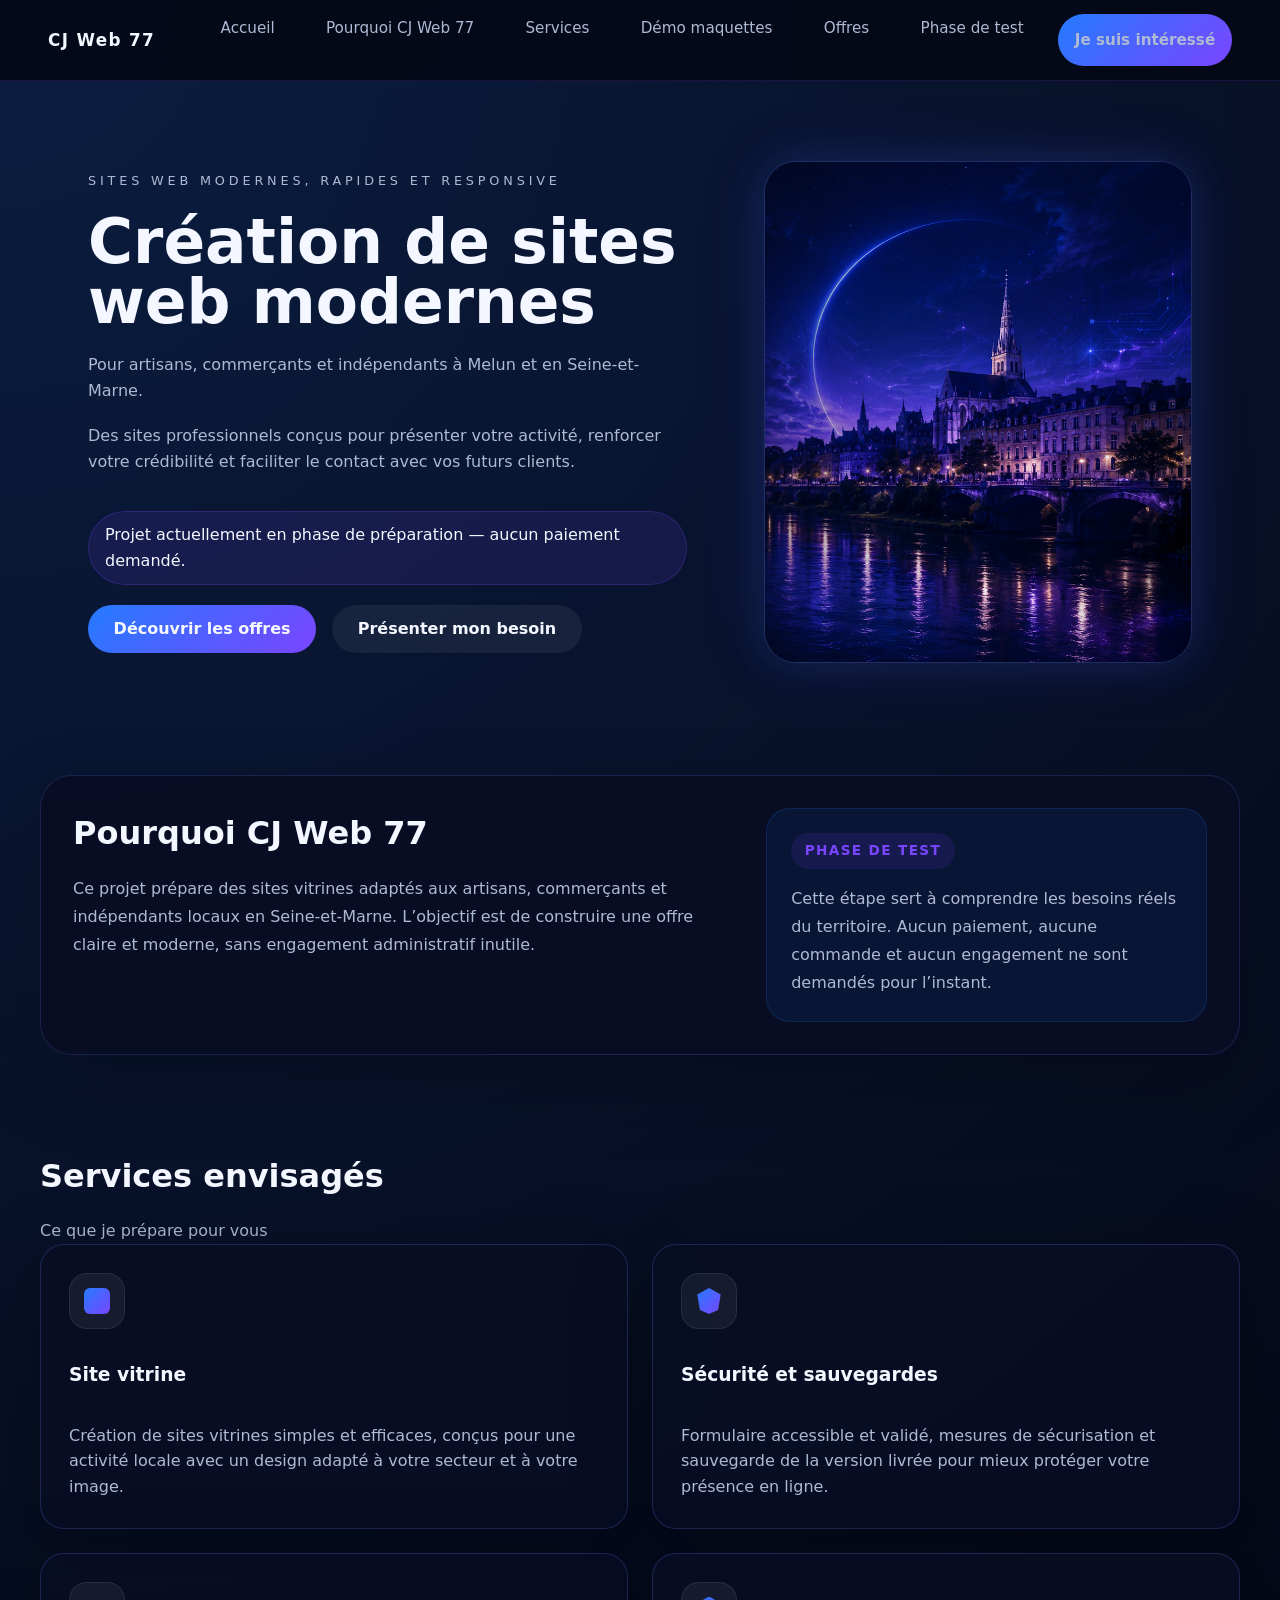
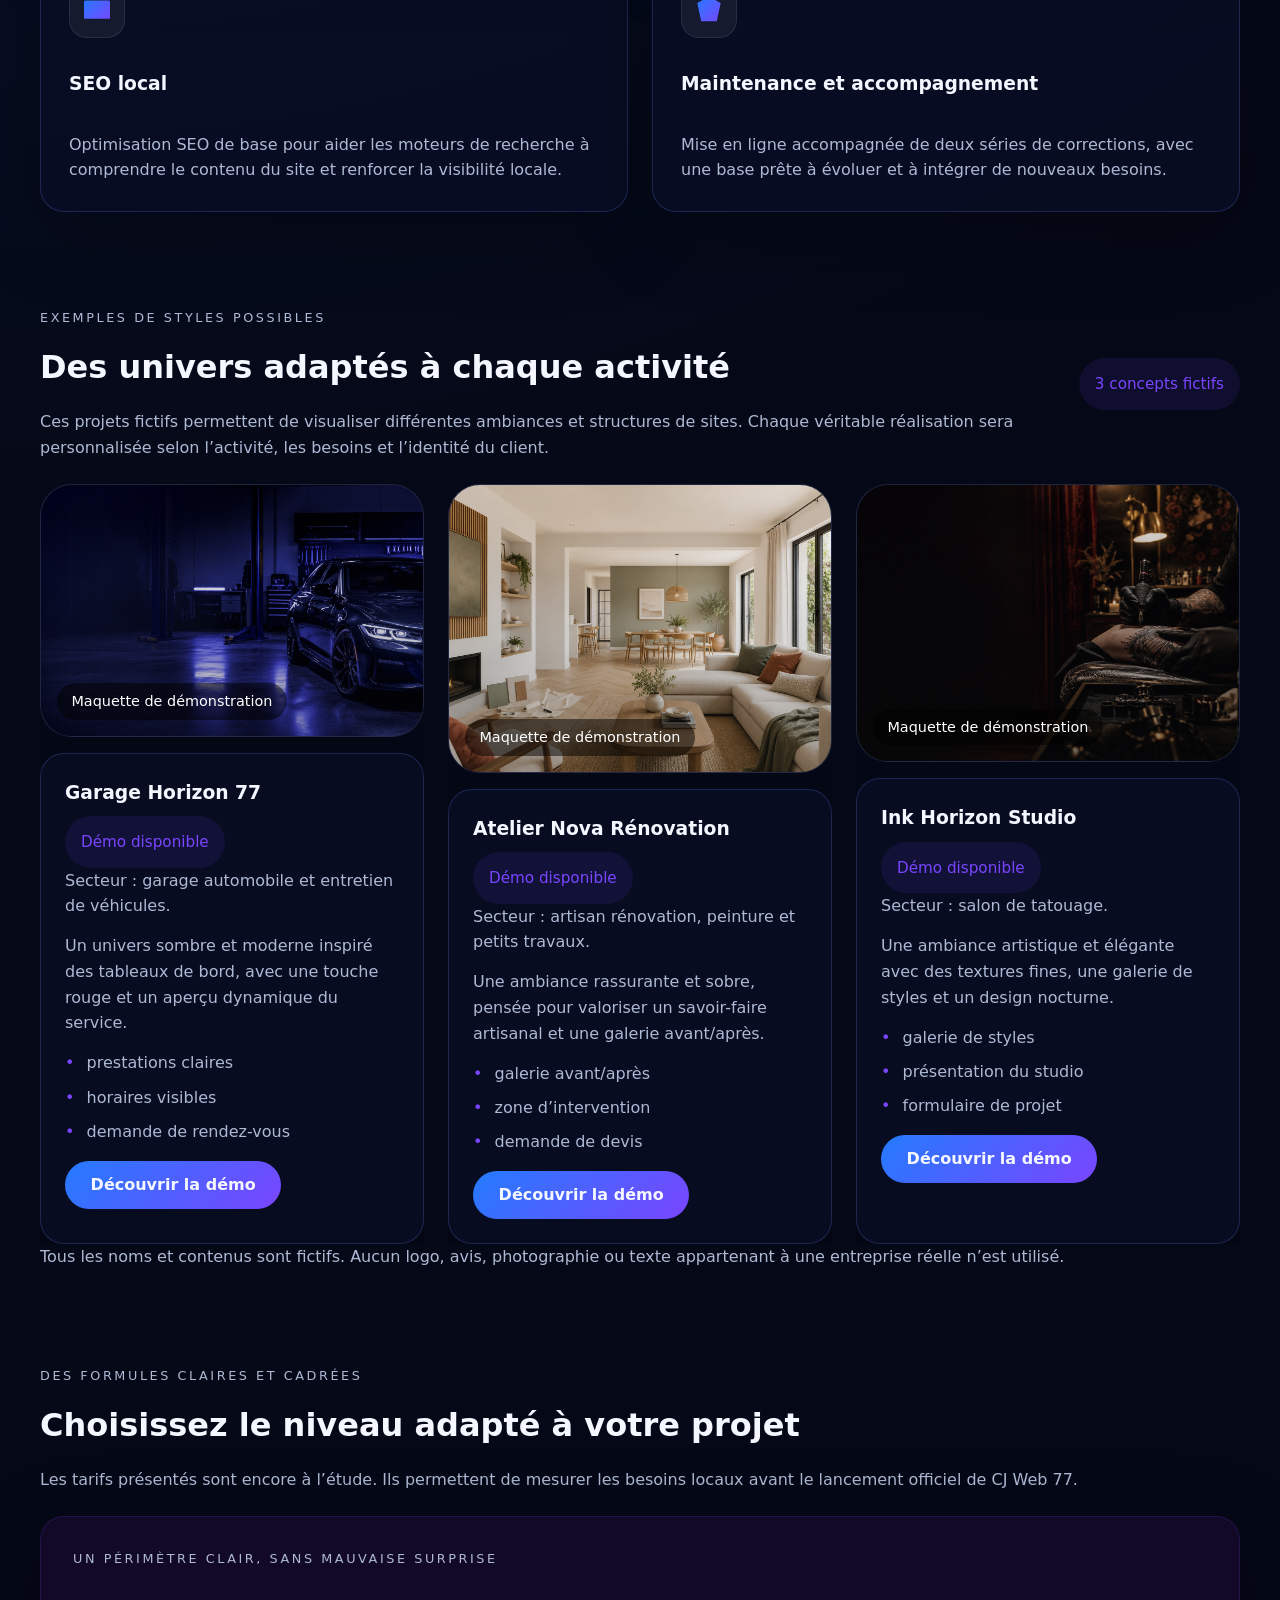
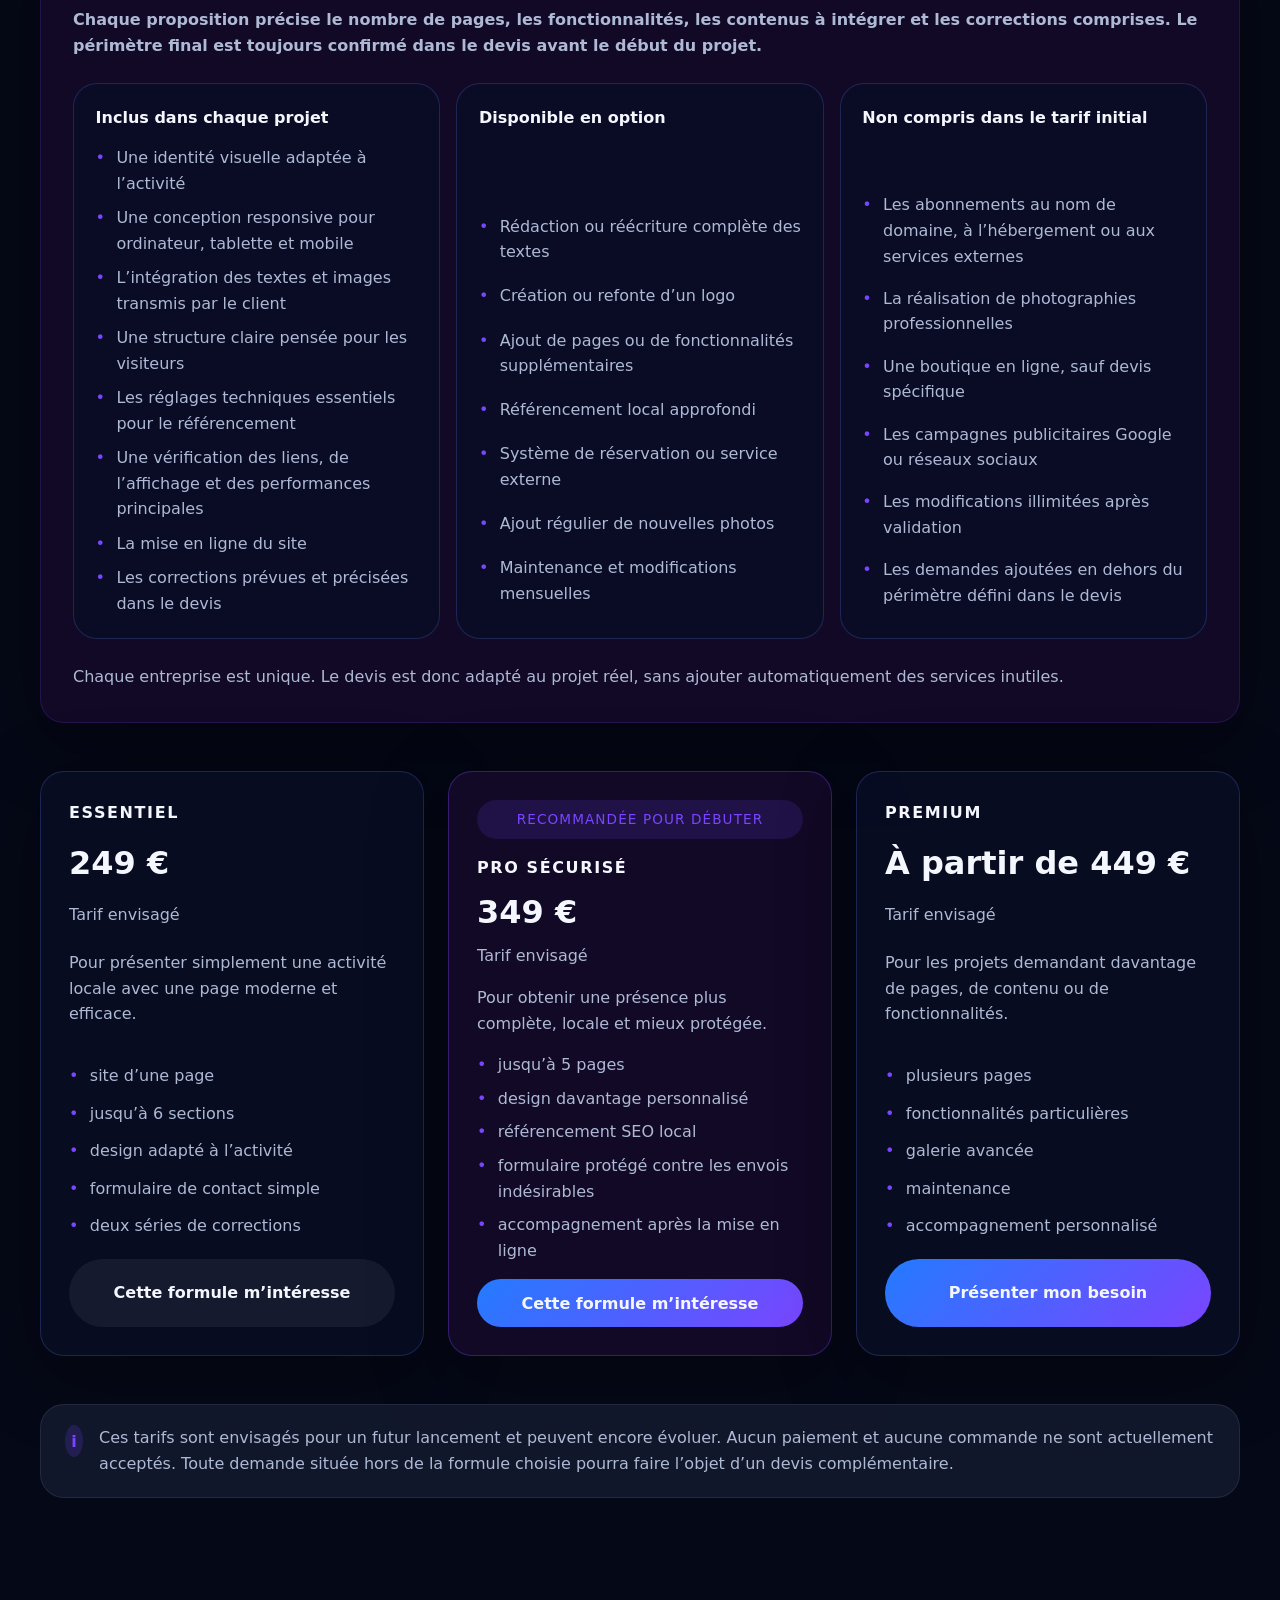
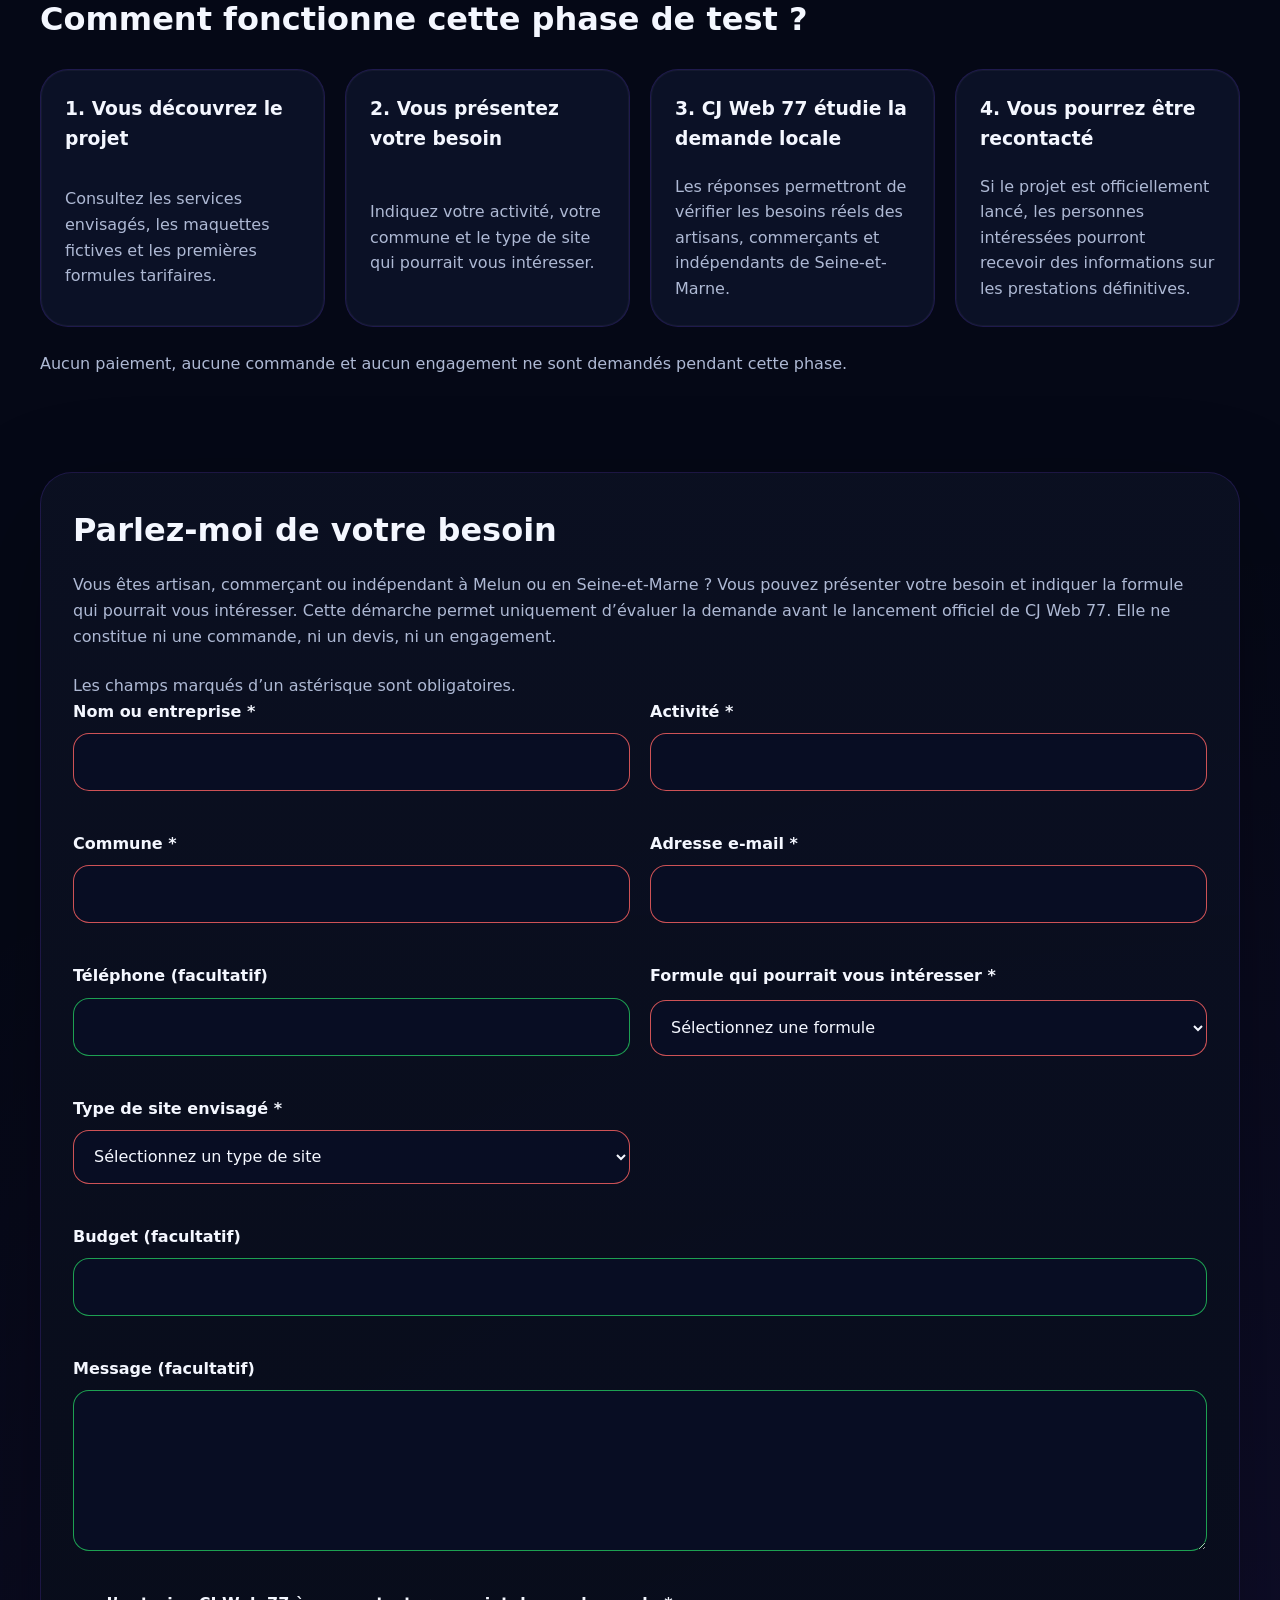
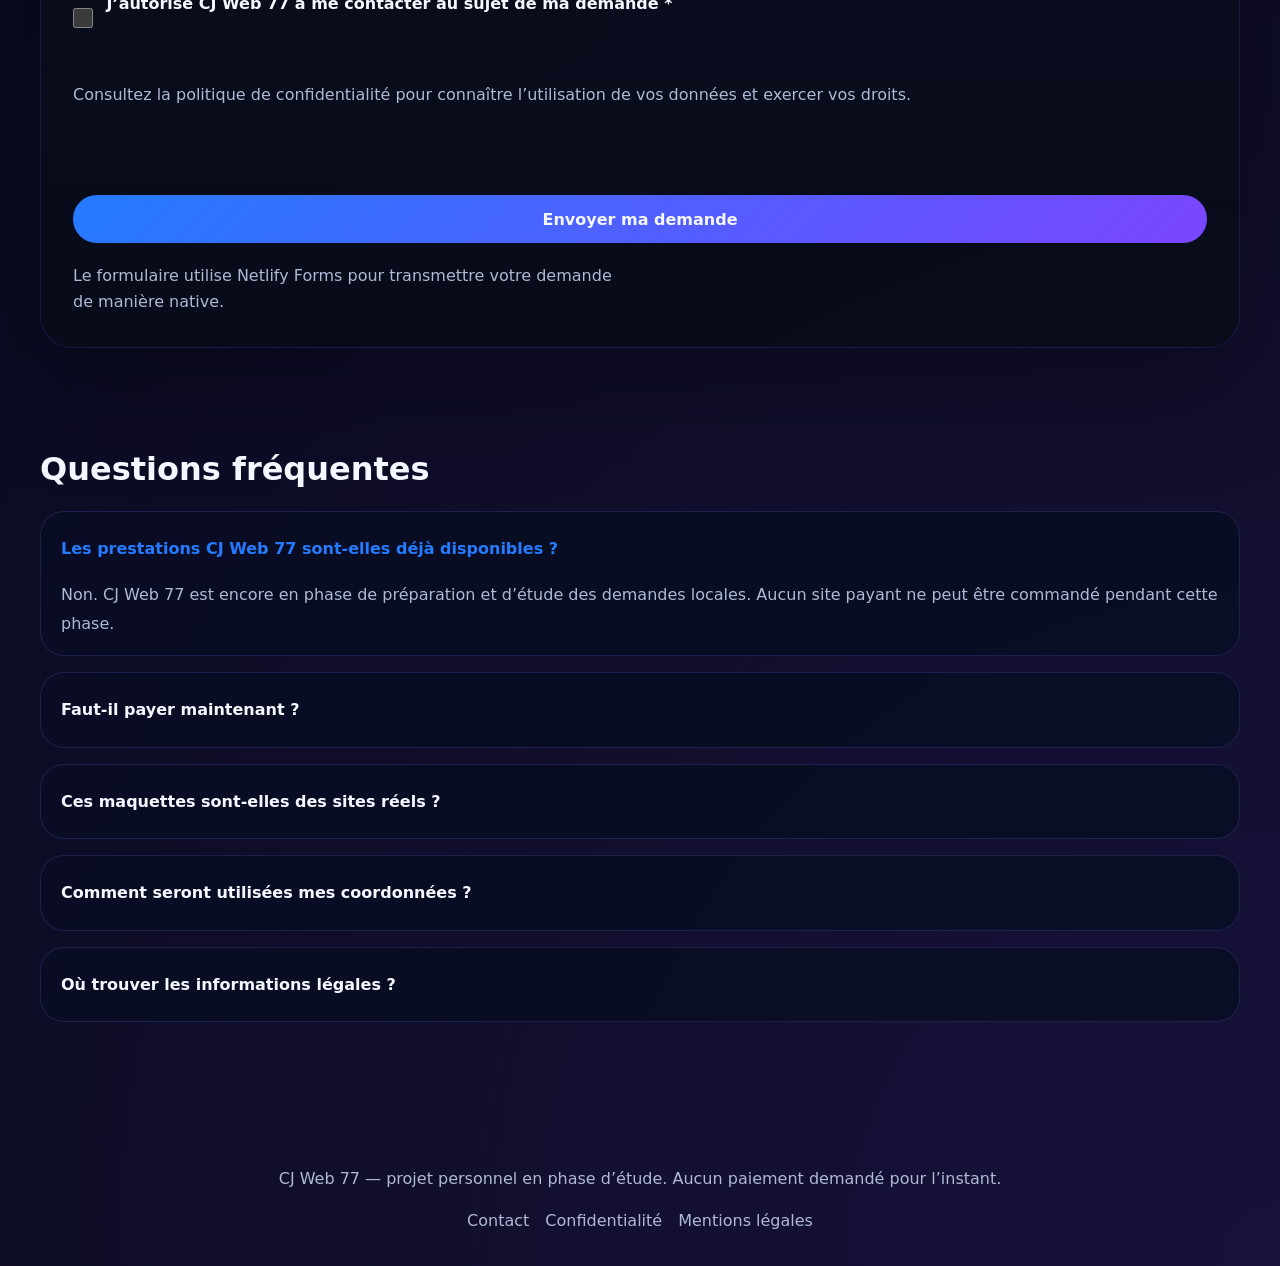
<file: index.html>
<!DOCTYPE html>
<html lang="fr">
<head>
  <meta charset="UTF-8">
  <meta name="viewport" content="width=device-width, initial-scale=1.0">
  <meta name="robots" content="noindex, nofollow">
  <title>CJ Web 77 – Sites vitrines pour artisans à Melun et Seine-et-Marne</title>
  <meta name="description" content="CJ Web 77 prépare des sites vitrines pour artisans, commerçants et indépendants de Melun et de Seine-et-Marne. Projet en phase d’étude, aucun paiement demandé.">
  <link rel="stylesheet" href="assets/css/reset.css">
  <link rel="stylesheet" href="assets/css/style.css">
  <script src="assets/js/main.js" defer></script>
  <script src="assets/js/form.js" defer></script> 
</head>
<body>
  <a href="#main-content" class="skip-link">Aller au contenu principal</a>
  <header class="site-header">
    <div class="header-inner">
      <div class="brand">
        <a href="#accueil">CJ Web 77</a>
      </div>
      <button class="menu-toggle" aria-controls="site-navigation" aria-expanded="false" aria-label="Ouvrir le menu"><span class="sr-only">Menu</span></button>
      <nav id="site-navigation" class="site-navigation" aria-label="Navigation principale">
        <ul>
          <li><a href="#accueil">Accueil</a></li>
          <li><a href="#pourquoi">Pourquoi CJ Web 77</a></li>
          <li><a href="#services">Services</a></li>
          <li><a href="#realisations">Démo maquettes</a></li>
          <li><a href="#offres">Offres</a></li>
          <li><a href="#phase-test">Phase de test</a></li>
          <li><a href="#contact" class="button header-cta">Je suis intéressé</a></li>
        </ul>
      </nav>
    </div>
  </header>

  <main id="main-content">
    <section id="accueil" class="hero">
      <div class="hero-content">
        <div class="hero-copy">
          <p class="hero-pretitle">SITES WEB MODERNES, RAPIDES ET RESPONSIVE</p>
          <h1>Création de sites web modernes</h1>
          <p class="hero-subtitle">Pour artisans, commerçants et indépendants à Melun et en Seine-et-Marne.</p>
          <p>Des sites professionnels conçus pour présenter votre activité, renforcer votre crédibilité et faciliter le contact avec vos futurs clients.</p>
          <p class="hero-badge">Projet actuellement en phase de préparation — aucun paiement demandé.</p>
          <div class="hero-actions">
            <a href="#offres" class="button">Découvrir les offres</a>
            <a href="#contact" class="button secondary">Présenter mon besoin</a>
          </div>
        </div>
        <div class="hero-visual" aria-hidden="true">
          <img
            src="assets/images/ville.png"
            alt=""
            class="hero-city-image"
            width="1672"
            height="941"
            fetchpriority="high"
          >
        </div>
      </div>
    </section>

    <section id="pourquoi">
      <div class="why-panel">
        <div class="why-copy">
          <h2>Pourquoi CJ Web 77</h2>
          <p>Ce projet prépare des sites vitrines adaptés aux artisans, commerçants et indépendants locaux en Seine-et-Marne. L’objectif est de construire une offre claire et moderne, sans engagement administratif inutile.</p>
        </div>
        <div class="why-highlight">
          <span class="highlight-label">Phase de test</span>
          <p>Cette étape sert à comprendre les besoins réels du territoire. Aucun paiement, aucune commande et aucun engagement ne sont demandés pour l’instant.</p>
        </div>
      </div>
    </section>

    <section id="services">
      <h2>Services envisagés</h2>
      <p class="section-subtitle">Ce que je prépare pour vous</p>
      <div class="service-grid">
        <article class="service-card">
          <div class="service-icon service-icon--site" aria-hidden="true"></div>
          <h3>Site vitrine</h3>
          <p>Création de sites vitrines simples et efficaces, conçus pour une activité locale avec un design adapté à votre secteur et à votre image.</p>
        </article>

        <article class="service-card">
          <div class="service-icon service-icon--shield" aria-hidden="true"></div>
          <h3>Sécurité et sauvegardes</h3>
          <p>Formulaire accessible et validé, mesures de sécurisation et sauvegarde de la version livrée pour mieux protéger votre présence en ligne.</p>
        </article>

        <article class="service-card">
          <div class="service-icon service-icon--seo" aria-hidden="true"></div>
          <h3>SEO local</h3>
          <p>Optimisation SEO de base pour aider les moteurs de recherche à comprendre le contenu du site et renforcer la visibilité locale.</p>
        </article>

        <article class="service-card">
          <div class="service-icon service-icon--support" aria-hidden="true"></div>
          <h3>Maintenance et accompagnement</h3>
          <p>Mise en ligne accompagnée de deux séries de corrections, avec une base prête à évoluer et à intégrer de nouveaux besoins.</p>
        </article>
      </div>
    </section>

    <section id="realisations">
      <div class="section-intro section-intro--split">
        <div>
          <p class="section-pretitle">EXEMPLES DE STYLES POSSIBLES</p>
          <h2>Des univers adaptés à chaque activité</h2>
          <p>Ces projets fictifs permettent de visualiser différentes ambiances et structures de sites. Chaque véritable réalisation sera personnalisée selon l’activité, les besoins et l’identité du client.</p>
        </div>
        <div class="section-badge">3 concepts fictifs</div>
      </div>
      <div class="cards cards-demo">
        <article class="demo-card">
          <div class="card-preview garage-preview">
            <img
              src="assets/images/hero-garage.png"
              alt="Aperçu de la maquette Garage Horizon 77"
              loading="lazy"
            >
            <span class="preview-label">Maquette de démonstration</span>
          </div>
          <div class="card-body">
            <h3>Garage Horizon 77</h3>
            <span class="section-badge">Démo disponible</span>
            <p>Secteur : garage automobile et entretien de véhicules.</p>
            <p>Un univers sombre et moderne inspiré des tableaux de bord, avec une touche rouge et un aperçu dynamique du service.</p>
            <ul class="card-features">
              <li>prestations claires</li>
              <li>horaires visibles</li>
              <li>demande de rendez-vous</li>
            </ul>
            <a
              href="demos/garage-horizon-77/"
              class="button button-secondary"
              aria-label="Découvrir la maquette de démonstration Garage Horizon 77"
            >
              Découvrir la démo
            </a>
          </div>
        </article>

        <article class="demo-card">
          <div class="card-preview atelier-nova-preview">
            <img
              src="demos/atelier-nova-renovation/assets/images/sejour-apres.png"
              alt="Aperçu de la maquette Atelier Nova Rénovation"
              loading="lazy"
            >
            <span class="preview-label">
              Maquette de démonstration
            </span>
          </div>
          <div class="card-body">
            <h3>Atelier Nova Rénovation</h3>
            <span class="section-badge">Démo disponible</span>
            <p>Secteur : artisan rénovation, peinture et petits travaux.</p>
            <p>Une ambiance rassurante et sobre, pensée pour valoriser un savoir-faire artisanal et une galerie avant/après.</p>
            <ul class="card-features">
              <li>galerie avant/après</li>
              <li>zone d’intervention</li>
              <li>demande de devis</li>
            </ul>
            <a
              href="demos/atelier-nova-renovation/"
              class="button button-secondary"
              aria-label="Découvrir la maquette Atelier Nova Rénovation"
            >
              Découvrir la démo
            </a>
          </div>
        </article>

        <article class="demo-card">
          <div class="card-preview ink-horizon-preview">
            <img
              src="demos/ink-horizon-studio/assets/images/hero-tattoo.png"
              alt="Aperçu de la maquette Ink Horizon Studio"
              loading="lazy"
            >
            <span class="preview-label">Maquette de démonstration</span>
          </div>
          <div class="card-body">
            <h3>Ink Horizon Studio</h3>
            <span class="section-badge">Démo disponible</span>
            <p>Secteur : salon de tatouage.</p>
            <p>Une ambiance artistique et élégante avec des textures fines, une galerie de styles et un design nocturne.</p>
            <ul class="card-features">
              <li>galerie de styles</li>
              <li>présentation du studio</li>
              <li>formulaire de projet</li>
            </ul>
            <a
              href="demos/ink-horizon-studio/"
              class="button button-secondary"
              aria-label="Découvrir la maquette Ink Horizon Studio"
            >
              Découvrir la démo
            </a>
          </div>
        </article>
      </div>
      <p class="note">Tous les noms et contenus sont fictifs. Aucun logo, avis, photographie ou texte appartenant à une entreprise réelle n’est utilisé.</p>
    </section>

    <section id="offres">
      <div class="section-intro section-intro--split">
        <div>
          <p class="section-pretitle">DES FORMULES CLAIRES ET CADRÉES</p>
          <h2>Choisissez le niveau adapté à votre projet</h2>
          <p>Les tarifs présentés sont encore à l’étude. Ils permettent de mesurer les besoins locaux avant le lancement officiel de CJ Web 77.</p>
        </div>
      </div>
      <div class="offer-summary">
        <p class="section-pretitle">Un périmètre clair, sans mauvaise surprise</p>
        <h3 class="offer-summary-title">Chaque proposition précise le nombre de pages, les fonctionnalités, les contenus à intégrer et les corrections comprises. Le périmètre final est toujours confirmé dans le devis avant le début du projet.</h3>
        <div class="offer-scope-grid">
          <article class="offer-scope-card">
            <h4>Inclus dans chaque projet</h4>
            <ul>
              <li>Une identité visuelle adaptée à l’activité</li>
              <li>Une conception responsive pour ordinateur, tablette et mobile</li>
              <li>L’intégration des textes et images transmis par le client</li>
              <li>Une structure claire pensée pour les visiteurs</li>
              <li>Les réglages techniques essentiels pour le référencement</li>
              <li>Une vérification des liens, de l’affichage et des performances principales</li>
              <li>La mise en ligne du site</li>
              <li>Les corrections prévues et précisées dans le devis</li>
            </ul>
          </article>
          <article class="offer-scope-card">
            <h4>Disponible en option</h4>
            <ul>
              <li>Rédaction ou réécriture complète des textes</li>
              <li>Création ou refonte d’un logo</li>
              <li>Ajout de pages ou de fonctionnalités supplémentaires</li>
              <li>Référencement local approfondi</li>
              <li>Système de réservation ou service externe</li>
              <li>Ajout régulier de nouvelles photos</li>
              <li>Maintenance et modifications mensuelles</li>
            </ul>
          </article>
          <article class="offer-scope-card">
            <h4>Non compris dans le tarif initial</h4>
            <ul>
              <li>Les abonnements au nom de domaine, à l’hébergement ou aux services externes</li>
              <li>La réalisation de photographies professionnelles</li>
              <li>Une boutique en ligne, sauf devis spécifique</li>
              <li>Les campagnes publicitaires Google ou réseaux sociaux</li>
              <li>Les modifications illimitées après validation</li>
              <li>Les demandes ajoutées en dehors du périmètre défini dans le devis</li>
            </ul>
          </article>
        </div>
        <p class="offer-summary-note">Chaque entreprise est unique. Le devis est donc adapté au projet réel, sans ajouter automatiquement des services inutiles.</p>
      </div>
      <div class="offer-grid">
        <article class="offer-card offer-card--basic">
          <div class="offer-card-header">
            <p class="offer-plan">Essentiel</p>
            <p class="offer-price">249 €</p>
            <p class="offer-subtitle">Tarif envisagé</p>
          </div>
          <p>Pour présenter simplement une activité locale avec une page moderne et efficace.</p>
          <ul class="offer-features">
            <li>site d’une page</li>
            <li>jusqu’à 6 sections</li>
            <li>design adapté à l’activité</li>
            <li>formulaire de contact simple</li>
            <li>deux séries de corrections</li>
          </ul>
          <a href="#contact" class="button secondary" data-offer="essentiel">Cette formule m’intéresse</a>
        </article>

        <article class="offer-card offer-card--featured">
          <span class="offer-ribbon">RECOMMANDÉE POUR DÉBUTER</span>
          <div class="offer-card-header">
            <p class="offer-plan">Pro sécurisé</p>
            <p class="offer-price">349 €</p>
            <p class="offer-subtitle">Tarif envisagé</p>
          </div>
          <p>Pour obtenir une présence plus complète, locale et mieux protégée.</p>
          <ul class="offer-features">
            <li>jusqu’à 5 pages</li>
            <li>design davantage personnalisé</li>
            <li>référencement SEO local</li>
            <li>formulaire protégé contre les envois indésirables</li>
            <li>accompagnement après la mise en ligne</li>
          </ul>
          <a href="#contact" class="button" data-offer="pro">Cette formule m’intéresse</a>
        </article>

        <article class="offer-card offer-card--premium">
          <div class="offer-card-header">
            <p class="offer-plan">Premium</p>
            <p class="offer-price">À partir de 449 €</p>
            <p class="offer-subtitle">Tarif envisagé</p>
          </div>
          <p>Pour les projets demandant davantage de pages, de contenu ou de fonctionnalités.</p>
          <ul class="offer-features">
            <li>plusieurs pages</li>
            <li>fonctionnalités particulières</li>
            <li>galerie avancée</li>
            <li>maintenance</li>
            <li>accompagnement personnalisé</li>
          </ul>
          <a href="#contact" class="button outline" data-offer="premium">Présenter mon besoin</a>
        </article>
      </div>
      <div class="offer-disclaimer">
        <span class="info-icon" aria-hidden="true">i</span>
        <p>Ces tarifs sont envisagés pour un futur lancement et peuvent encore évoluer. Aucun paiement et aucune commande ne sont actuellement acceptés. Toute demande située hors de la formule choisie pourra faire l’objet d’un devis complémentaire.</p>
      </div>
    </section>

    <section id="phase-test">
      <h2>Comment fonctionne cette phase de test ?</h2>
      <div class="phase-grid">
        <article class="phase-step">
          <h3>1. Vous découvrez le projet</h3>
          <p>Consultez les services envisagés, les maquettes fictives et les premières formules tarifaires.</p>
        </article>
        <article class="phase-step">
          <h3>2. Vous présentez votre besoin</h3>
          <p>Indiquez votre activité, votre commune et le type de site qui pourrait vous intéresser.</p>
        </article>
        <article class="phase-step">
          <h3>3. CJ Web 77 étudie la demande locale</h3>
          <p>Les réponses permettront de vérifier les besoins réels des artisans, commerçants et indépendants de Seine-et-Marne.</p>
        </article>
        <article class="phase-step">
          <h3>4. Vous pourrez être recontacté</h3>
          <p>Si le projet est officiellement lancé, les personnes intéressées pourront recevoir des informations sur les prestations définitives.</p>
        </article>
      </div>
      <p class="phase-note">Aucun paiement, aucune commande et aucun engagement ne sont demandés pendant cette phase.</p>
    </section>

    <section id="contact">
      <div class="contact-card">
        <div class="contact-card-header">
          <h2>Parlez-moi de votre besoin</h2>
          <p>Vous êtes artisan, commerçant ou indépendant à Melun ou en Seine-et-Marne ? Vous pouvez présenter votre besoin et indiquer la formule qui pourrait vous intéresser. Cette démarche permet uniquement d’évaluer la demande avant le lancement officiel de CJ Web 77. Elle ne constitue ni une commande, ni un devis, ni un engagement.</p>
        </div>

        <!-- Les formulaires sont configurés pour Netlify Forms et redirigent vers une page de confirmation après envoi. -->
        <form
          id="contact-form"
          name="cj-web-77-interet"
          method="POST"
          action="merci.html"
          data-netlify="true"
          data-netlify-honeypot="bot-field"
          aria-describedby="form-status"
        >
          <input type="hidden" name="form-name" value="cj-web-77-interet">
          <input type="hidden" name="subject" value="Nouvelle demande d’intérêt — CJ Web 77">

          <p class="honeypot-field" aria-hidden="true">
            <label>
              Ne pas remplir ce champ :
              <input type="text" name="bot-field" tabindex="-1" autocomplete="off">
            </label>
          </p>

          <p class="form-helper">Les champs marqués d’un astérisque sont obligatoires.</p>

          <div class="contact-grid">
            <div class="form-field">
              <label for="name">Nom ou entreprise <span aria-hidden="true">*</span></label>
              <input type="text" id="name" name="name" required autocomplete="organization">
            </div>

            <div class="form-field">
              <label for="activity">Activité <span aria-hidden="true">*</span></label>
              <input type="text" id="activity" name="activity" required>
            </div>

            <div class="form-field">
              <label for="location">Commune <span aria-hidden="true">*</span></label>
              <input type="text" id="location" name="location" required autocomplete="address-level2">
            </div>

            <div class="form-field">
              <label for="email">Adresse e-mail <span aria-hidden="true">*</span></label>
              <input type="email" id="email" name="email" required autocomplete="email">
            </div>

            <div class="form-field">
              <label for="phone">Téléphone <span class="optional">(facultatif)</span></label>
              <input type="tel" id="phone" name="phone" autocomplete="tel">
            </div>

            <div class="form-field">
              <label for="offer">Formule qui pourrait vous intéresser <span aria-hidden="true">*</span></label>
              <select id="offer" name="offer" required>
                <option value="">Sélectionnez une formule</option>
                <option value="essentiel">Essentiel — 249 € envisagés</option>
                <option value="pro">Pro sécurisé — 349 € envisagés</option>
                <option value="premium">Premium — à partir de 449 €</option>
                <option value="incertain">Je ne sais pas encore</option>
              </select>
            </div>

            <div class="form-field">
              <label for="site-type">Type de site envisagé <span aria-hidden="true">*</span></label>
              <select id="site-type" name="site-type" required>
                <option value="">Sélectionnez un type de site</option>
                <option value="page-unique">site d’une page</option>
                <option value="plusieurs-pages">site de plusieurs pages</option>
                <option value="refonte">refonte d’un site existant</option>
                <option value="maintenance">maintenance ou modification</option>
                <option value="autre">autre besoin</option>
              </select>
            </div>

            <div class="form-field full-width">
              <label for="budget">Budget <span class="optional">(facultatif)</span></label>
              <input type="text" id="budget" name="budget">
            </div>

            <div class="form-field full-width">
              <label for="message">Message <span class="optional">(facultatif)</span></label>
              <textarea id="message" name="message" rows="5"></textarea>
            </div>

            <div class="form-field checkbox-field full-width">
              <input type="checkbox" id="consent" name="consent" required>
              <label for="consent">J’autorise CJ Web 77 à me contacter au sujet de ma demande <span aria-hidden="true">*</span></label>
            </div>

            <p class="privacy-note full-width">Consultez la <a href="privacy.html">politique de confidentialité</a> pour connaître l’utilisation de vos données et exercer vos droits.</p>

            <div id="form-status" aria-live="polite" class="full-width"></div>

            <button type="submit" class="button full-width">Envoyer ma demande</button>
            <p class="form-helper">Le formulaire utilise Netlify Forms pour transmettre votre demande de manière native.</p>
          </div>
        </form>
      </div>
    </section>

    <section id="faq">
      <h2>Questions fréquentes</h2>
      <details class="faq-item" open>
        <summary>Les prestations CJ Web 77 sont-elles déjà disponibles ?</summary>
        <div class="faq-answer">
          <p>Non. CJ Web 77 est encore en phase de préparation et d’étude des demandes locales. Aucun site payant ne peut être commandé pendant cette phase.</p>
        </div>
      </details>
      <details class="faq-item">
        <summary>Faut-il payer maintenant ?</summary>
        <div class="faq-answer">
          <p>Non. Aucun paiement n’est demandé pour l’instant. Cette version sert à préparer l’offre.</p>
        </div>
      </details>
      <details class="faq-item">
        <summary>Ces maquettes sont-elles des sites réels ?</summary>
        <div class="faq-answer">
          <p>Non, elles sont fictives et présentées uniquement comme démonstrations de style.</p>
        </div>
      </details>
      <details class="faq-item">
        <summary>Comment seront utilisées mes coordonnées ?</summary>
        <div class="faq-answer">
          <p>Elles seront utilisées uniquement pour analyser les besoins locaux et, avec votre accord, vous recontacter au sujet du futur lancement de CJ Web 77. Les modalités précises et la durée de conservation seront détaillées dans la politique de confidentialité. Vous pourrez demander leur suppression à tout moment.</p>
        </div>
      </details>
      <details class="faq-item">
        <summary>Où trouver les informations légales ?</summary>
        <div class="faq-answer">
          <p>Les mentions légales resteront accessibles depuis le footer et seront complétées avant publication avec les informations réelles disponibles.</p>
        </div>
      </details>
    </section>
  </main>

  <footer>
    <p>CJ Web 77 — projet personnel en phase d’étude. Aucun paiement demandé pour l’instant.</p>
    <ul>
      <li><a href="#contact">Contact</a></li>
      <li><a href="privacy.html">Confidentialité</a></li>
      <li><a href="legal.html">Mentions légales</a></li>
    </ul>
  </footer>
</body>
</html>
</file>
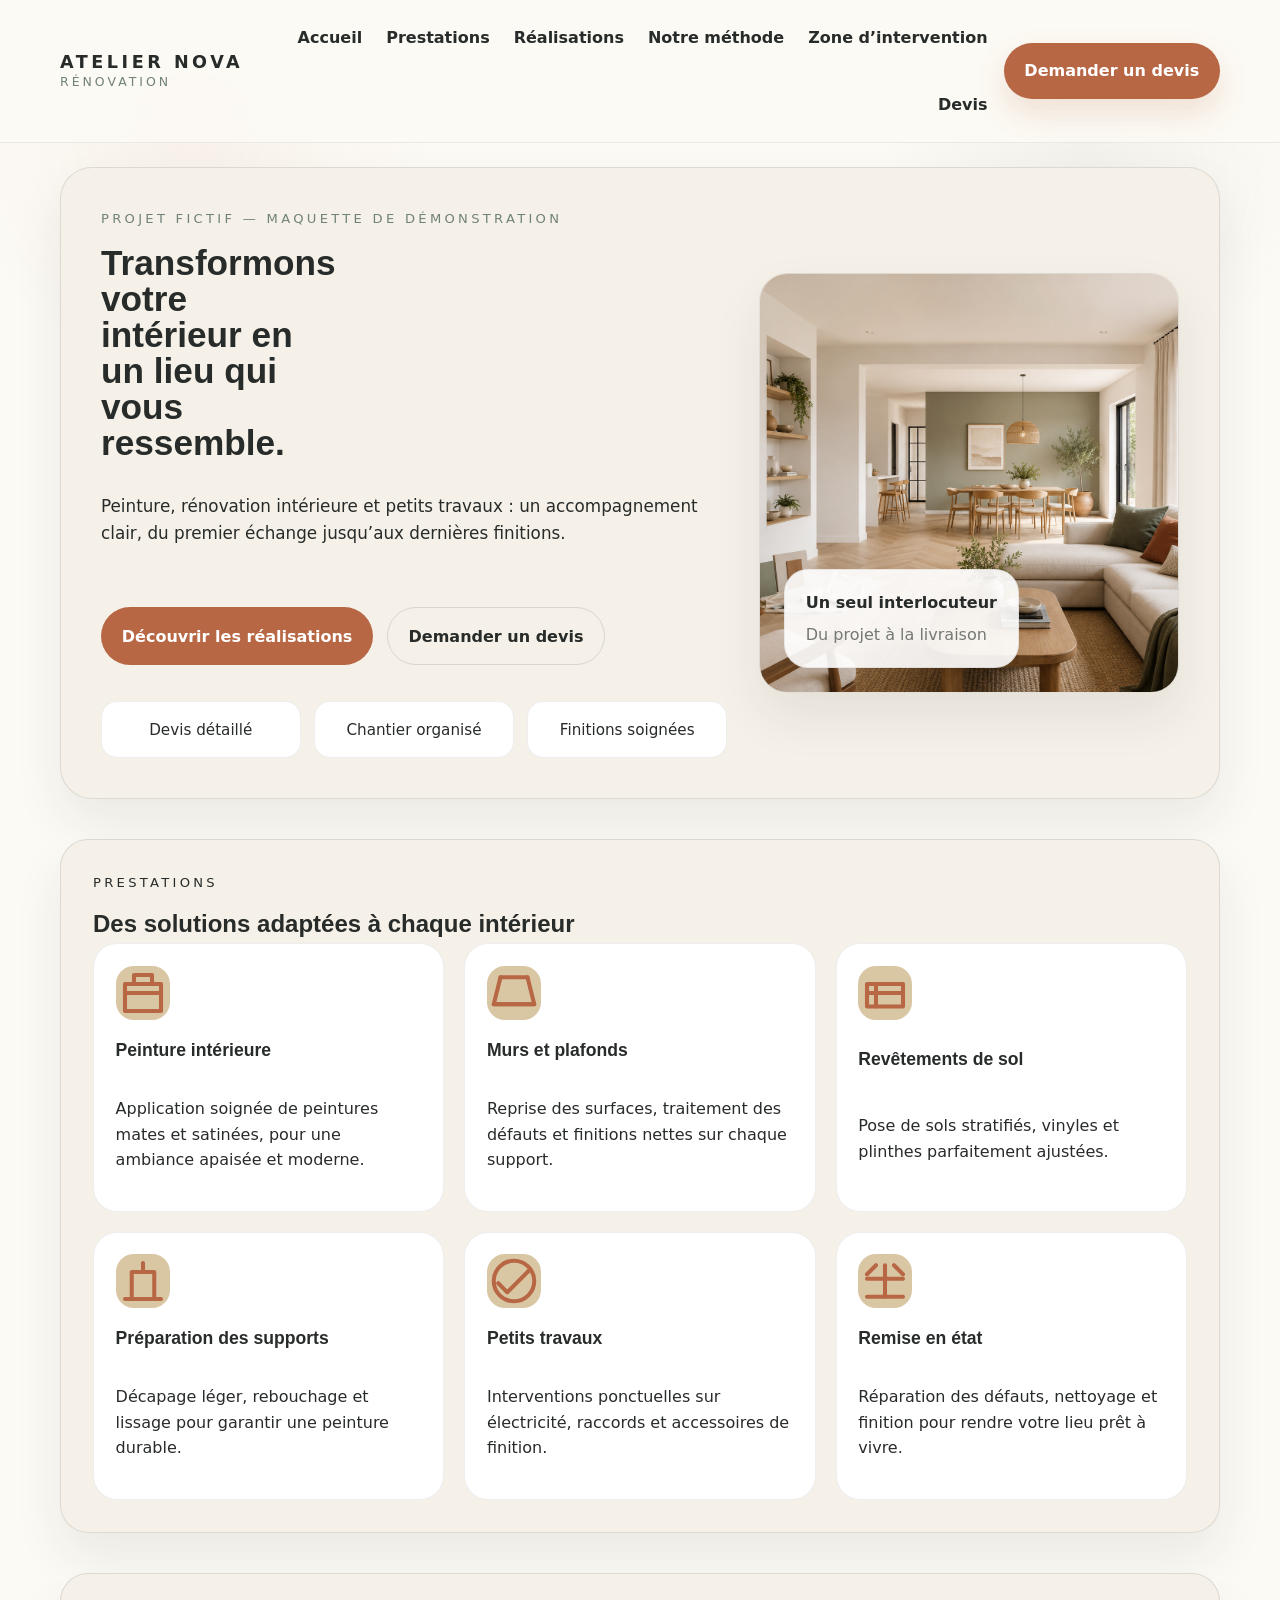
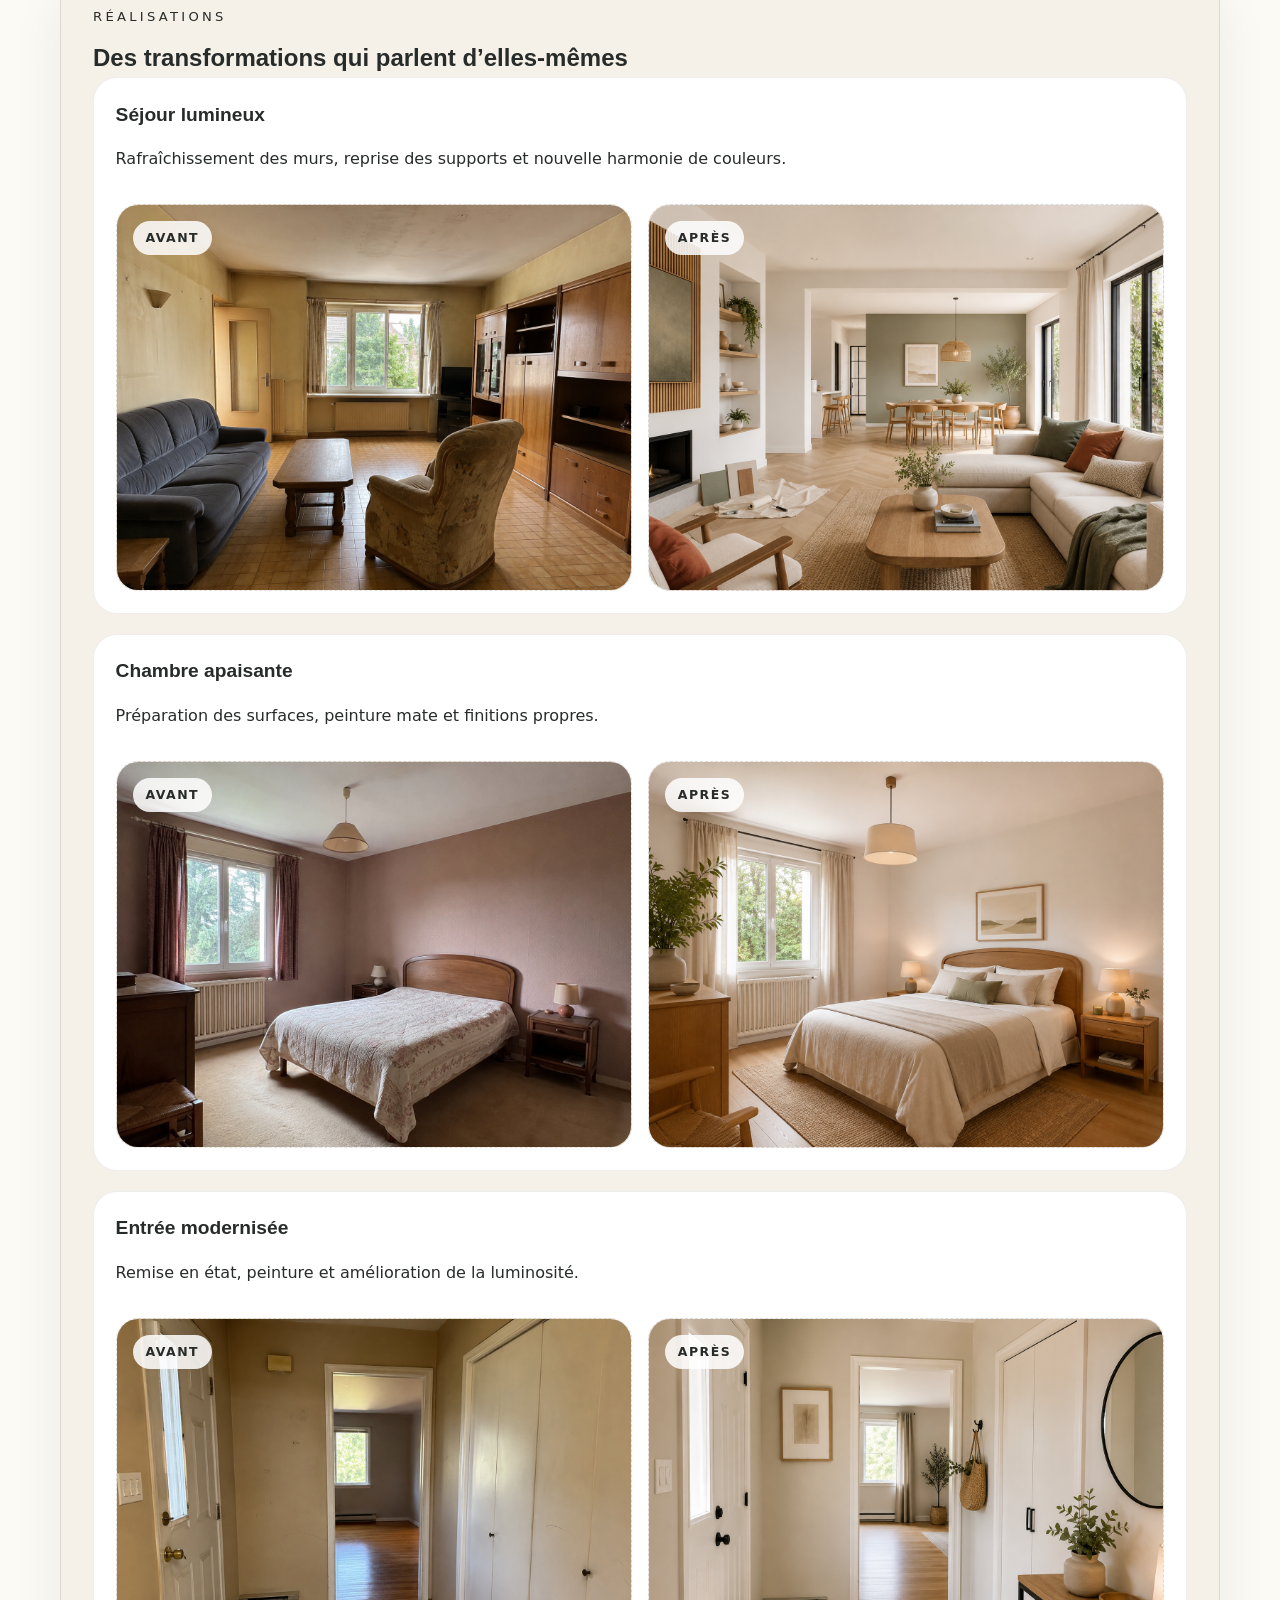
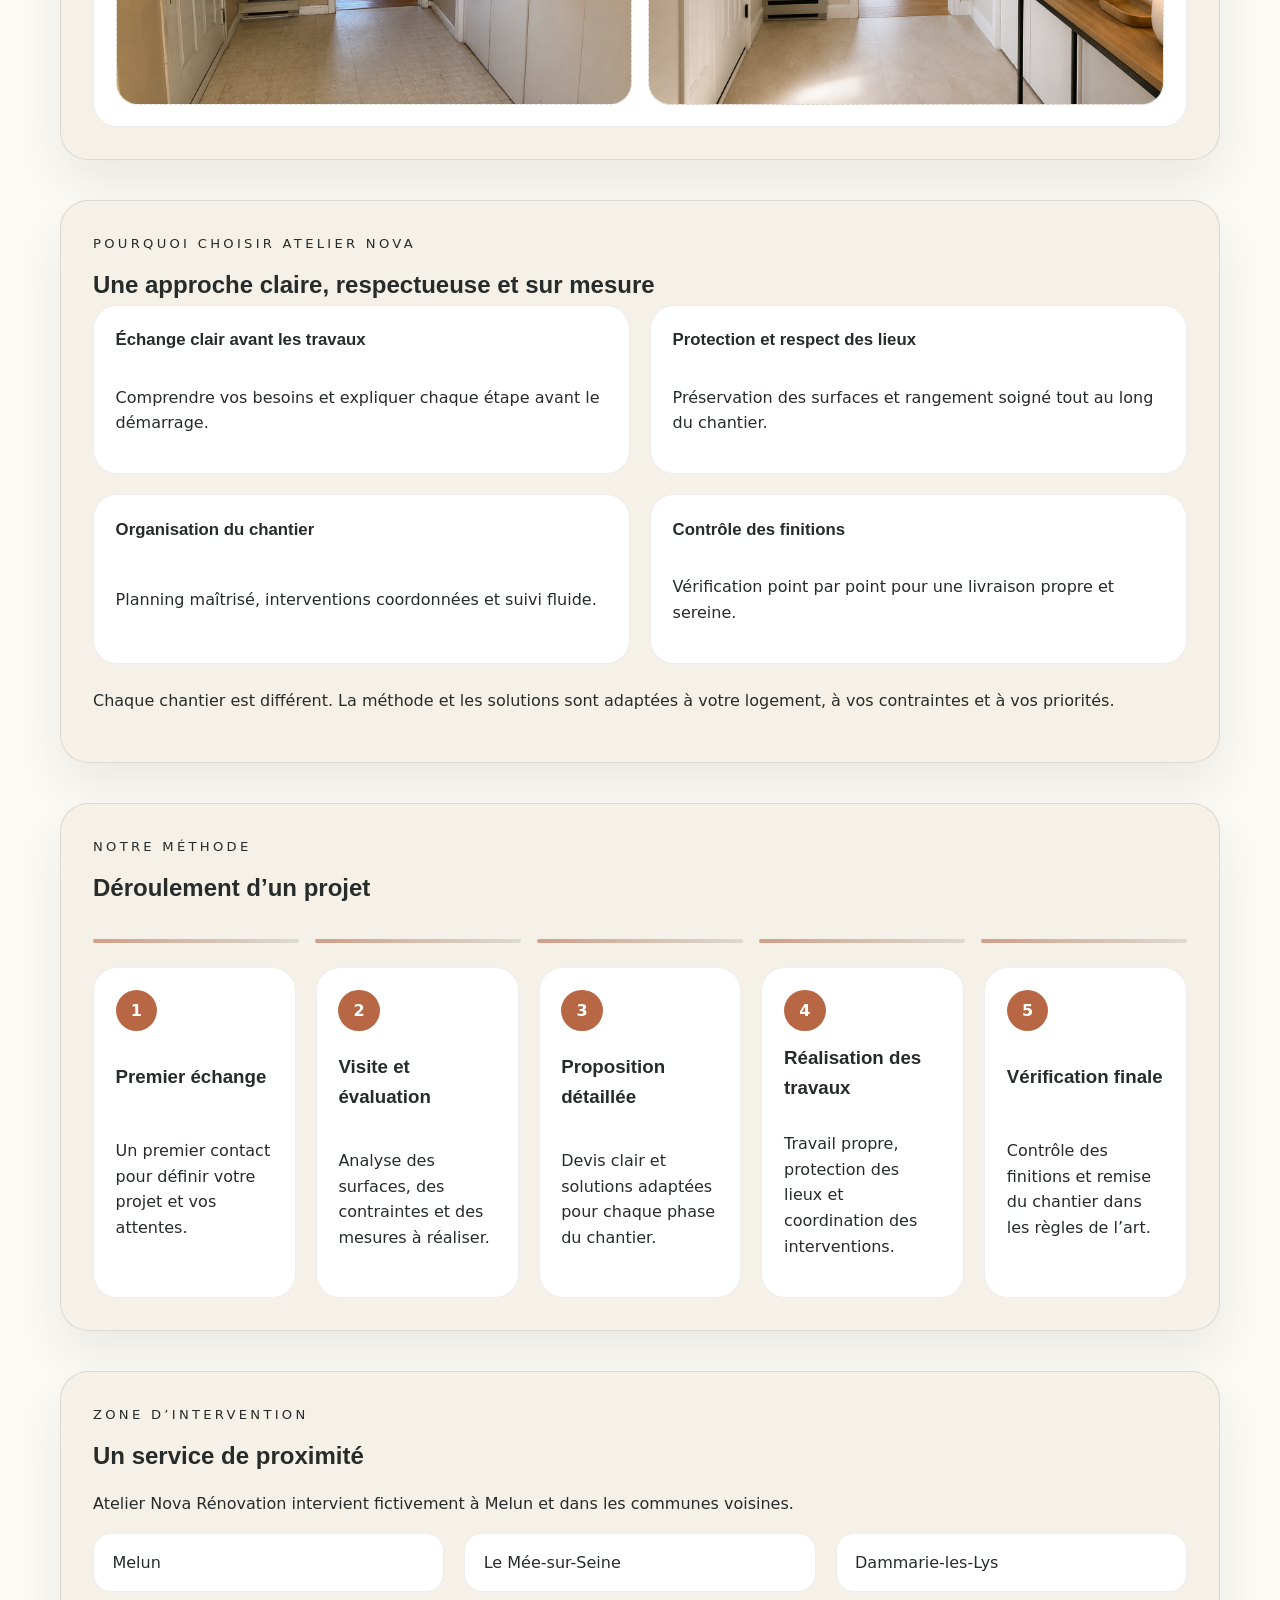
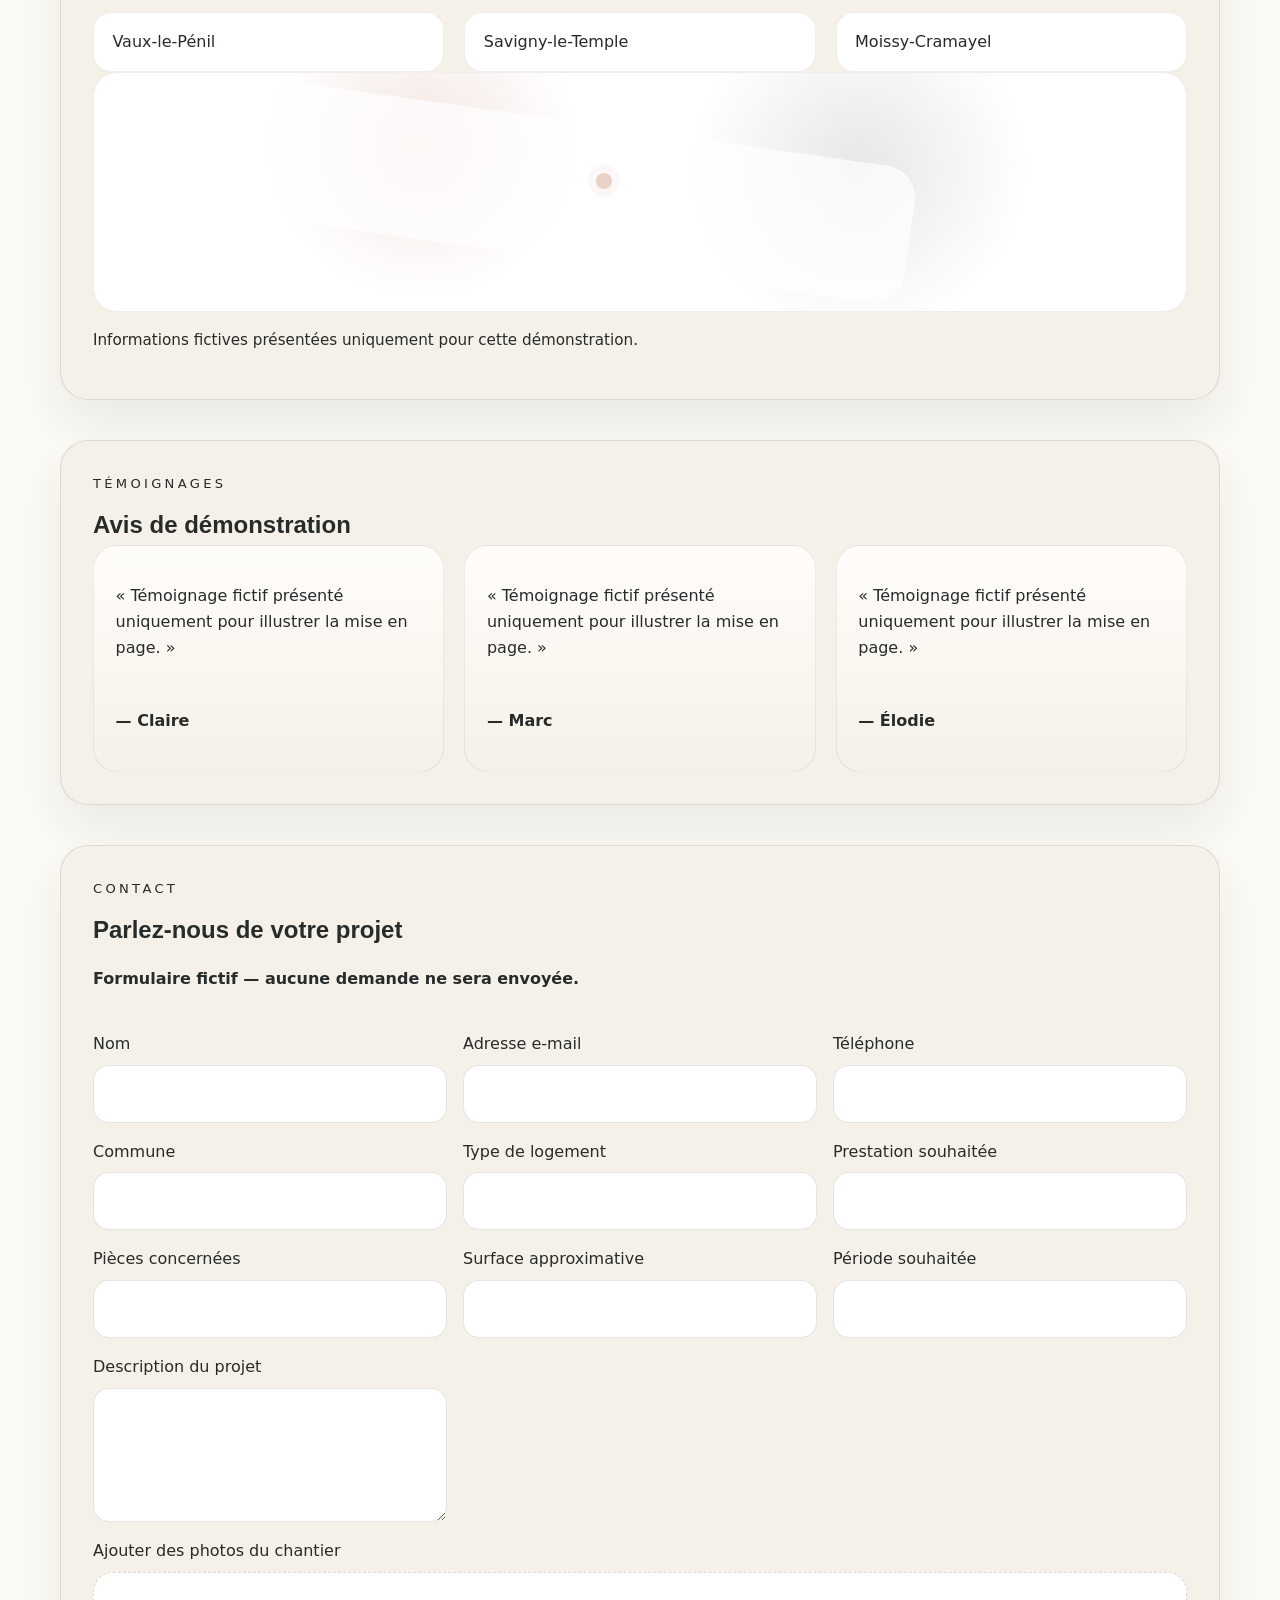
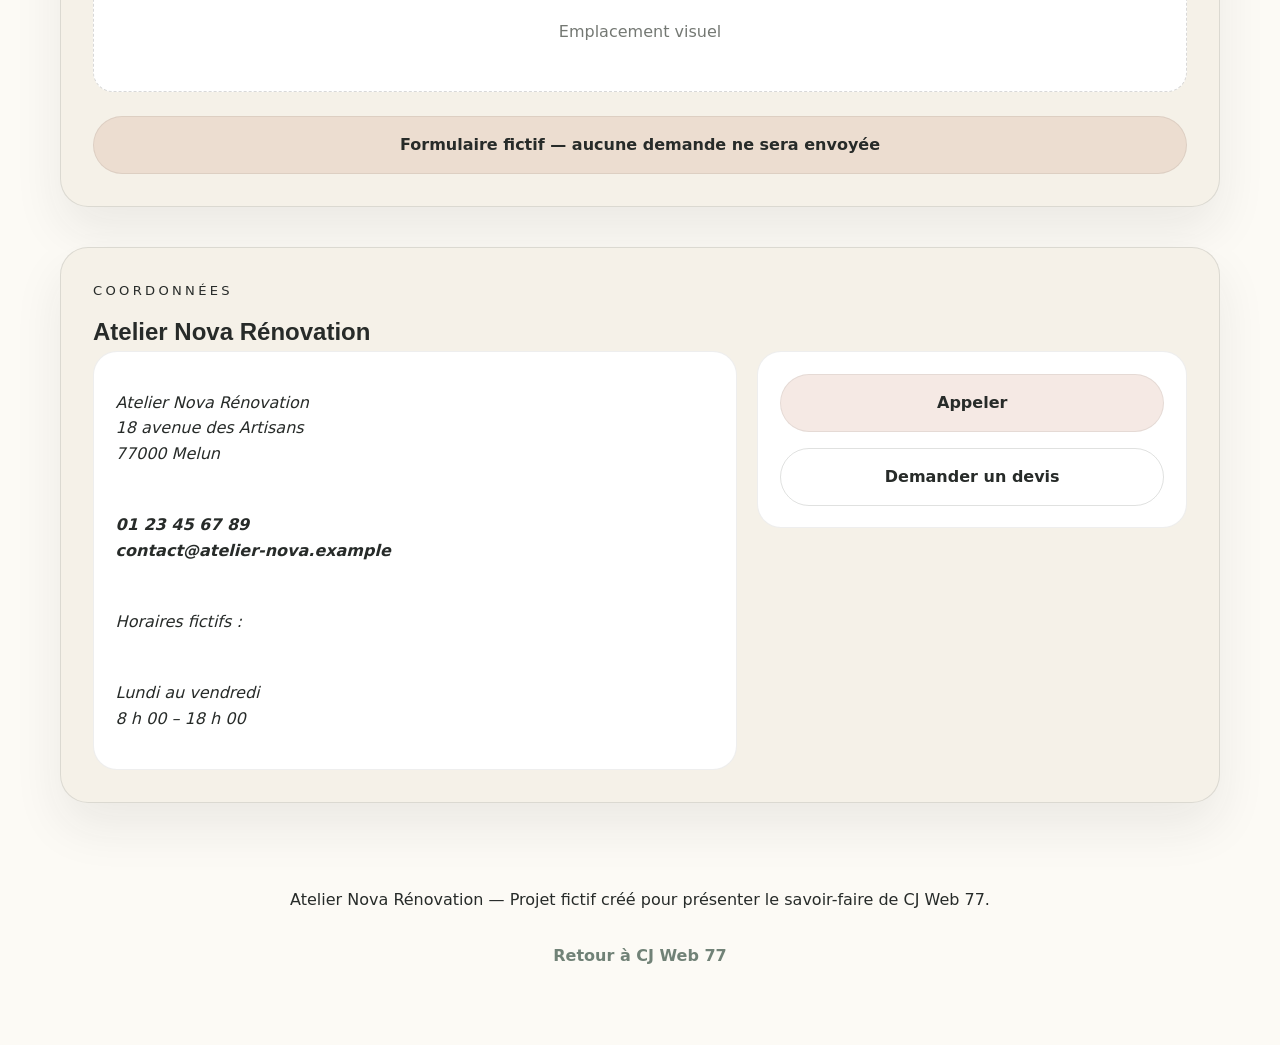
<file: demos/atelier-nova-renovation/index.html>
<!doctype html>
<html lang="fr">
<head>
  <meta charset="utf-8">
  <meta name="viewport" content="width=device-width, initial-scale=1">
  <title>Atelier Nova Rénovation — Maquette de démonstration</title>
  <meta name="description" content="Atelier Nova Rénovation — vitrine fictive de rénovation intérieure et petits travaux.">
  <link rel="stylesheet" href="assets/css/style.css">
</head>
<body>
  <a class="skip-link" href="#main">Aller au contenu</a>
  <header class="site-header" id="top">
    <div class="header-inner">
      <div class="brand">
        <span class="brand-line">ATELIER NOVA</span>
        <span class="brand-subtitle">RÉNOVATION</span>
      </div>
      <button class="menu-toggle" aria-controls="primary-nav" aria-expanded="false" aria-label="Ouvrir le menu">
        <span></span>
        <span></span>
        <span></span>
      </button>
      <nav id="primary-nav" class="site-nav" aria-label="Navigation principale" aria-hidden="true">
        <a href="#hero">Accueil</a>
        <a href="#services">Prestations</a>
        <a href="#before-after">Réalisations</a>
        <a href="#method">Notre méthode</a>
        <a href="#coverage">Zone d’intervention</a>
        <a href="#quote">Devis</a>
      </nav>
      <a class="primary-action" href="#quote">Demander un devis</a>
    </div>
  </header>

  <main id="main">
    <section id="hero" class="hero">
      <div class="hero-copy">
        <p class="eyebrow">Projet fictif — Maquette de démonstration</p>
        <h1>Transformons votre intérieur en un lieu qui vous ressemble.</h1>
        <p class="hero-text">Peinture, rénovation intérieure et petits travaux : un accompagnement clair, du premier échange jusqu’aux dernières finitions.</p>
        <div class="hero-actions">
          <a class="button" href="#before-after">Découvrir les réalisations</a>
          <a class="button button-secondary" href="#quote">Demander un devis</a>
        </div>
        <div class="trust-signs" aria-label="Signes de confiance fictifs">
          <span>Devis détaillé</span>
          <span>Chantier organisé</span>
          <span>Finitions soignées</span>
        </div>
      </div>
      <div class="hero-visual" aria-label="Emplacement d’image intérieur rénové">
        <img
          src="assets/images/sejour-apres.png"
          alt="Séjour lumineux entièrement rénové dans des tons naturels"
          class="hero-renovation-image"
          width="1536"
          height="1152"
          fetchpriority="high"
        >
        <div class="hero-card">
          <strong>Un seul interlocuteur</strong>
          <span>Du projet à la livraison</span>
        </div>
      </div>
    </section>

    <section id="services" class="section services">
      <div class="section-heading">
        <p class="eyebrow">Prestations</p>
        <h2>Des solutions adaptées à chaque intérieur</h2>
      </div>
      <div class="service-grid">
        <article class="service-card">
          <div class="icon" aria-hidden="true">
            <svg viewBox="0 0 24 24" fill="none" stroke="currentColor" stroke-width="1.8" stroke-linecap="round" stroke-linejoin="round"><path d="M4 20h16V8H4z"/><path d="M4 12h16"/><path d="M8 8v-4h8v4"/></svg>
          </div>
          <h3>Peinture intérieure</h3>
          <p>Application soignée de peintures mates et satinées, pour une ambiance apaisée et moderne.</p>
        </article>
        <article class="service-card">
          <div class="icon" aria-hidden="true">
            <svg viewBox="0 0 24 24" fill="none" stroke="currentColor" stroke-width="1.8" stroke-linecap="round" stroke-linejoin="round"><path d="M3 17h18"/><path d="M6 5h12"/><path d="M6 5l-3 12h18l-3-12"/></svg>
          </div>
          <h3>Murs et plafonds</h3>
          <p>Reprise des surfaces, traitement des défauts et finitions nettes sur chaque support.</p>
        </article>
        <article class="service-card">
          <div class="icon" aria-hidden="true">
            <svg viewBox="0 0 24 24" fill="none" stroke="currentColor" stroke-width="1.8" stroke-linecap="round" stroke-linejoin="round"><path d="M4 8h16v10H4z"/><path d="M8 8v10"/><path d="M4 12h16"/></svg>
          </div>
          <h3>Revêtements de sol</h3>
          <p>Pose de sols stratifiés, vinyles et plinthes parfaitement ajustées.</p>
        </article>
        <article class="service-card">
          <div class="icon" aria-hidden="true">
            <svg viewBox="0 0 24 24" fill="none" stroke="currentColor" stroke-width="1.8" stroke-linecap="round" stroke-linejoin="round"><path d="M4 20h16"/><path d="M7 20V8h10v12"/><path d="M12 8V4"/></svg>
          </div>
          <h3>Préparation des supports</h3>
          <p>Décapage léger, rebouchage et lissage pour garantir une peinture durable.</p>
        </article>
        <article class="service-card">
          <div class="icon" aria-hidden="true">
            <svg viewBox="0 0 24 24" fill="none" stroke="currentColor" stroke-width="1.8" stroke-linecap="round" stroke-linejoin="round"><path d="M5 13l4 4L19 7"/><path d="M21 12a9 9 0 1 1-18 0 9 9 0 0 1 18 0Z"/></svg>
          </div>
          <h3>Petits travaux</h3>
          <p>Interventions ponctuelles sur électricité, raccords et accessoires de finition.</p>
        </article>
        <article class="service-card">
          <div class="icon" aria-hidden="true">
            <svg viewBox="0 0 24 24" fill="none" stroke="currentColor" stroke-width="1.8" stroke-linecap="round" stroke-linejoin="round"><path d="M4 19h16"/><path d="M12 5v14"/><path d="M4 11h16"/><path d="M8 5l-4 4"/><path d="M16 5l4 4"/></svg>
          </div>
          <h3>Remise en état</h3>
          <p>Réparation des défauts, nettoyage et finition pour rendre votre lieu prêt à vivre.</p>
        </article>
      </div>
    </section>

    <section id="before-after" class="section before-after">
      <div class="section-heading">
        <p class="eyebrow">Réalisations</p>
        <h2>Des transformations qui parlent d’elles-mêmes</h2>
      </div>
      <div class="projects-grid">
        <article class="project-card">
          <div class="project-header">
            <h3>Séjour lumineux</h3>
            <p>Rafraîchissement des murs, reprise des supports et nouvelle harmonie de couleurs.</p>
          </div>
          <div class="project-images">
            <div class="project-image before before-after-media active">
              <img
                src="assets/images/sejour-avant.png"
                alt="Séjour ancien avant les travaux de rénovation"
                loading="lazy"
              >
              <span class="image-tag">AVANT</span>
            </div>
            <div class="project-image after before-after-media">
              <img
                src="assets/images/sejour-apres.png"
                alt="Séjour lumineux après les travaux de rénovation"
                loading="lazy"
              >
              <span class="image-tag">APRÈS</span>
            </div>
          </div>
          <div class="project-switcher">
            <button type="button" data-project="living" data-view="before" class="toggle-button active">Voir avant</button>
            <button type="button" data-project="living" data-view="after" class="toggle-button">Voir après</button>
          </div>
        </article>
        <article class="project-card">
          <div class="project-header">
            <h3>Chambre apaisante</h3>
            <p>Préparation des surfaces, peinture mate et finitions propres.</p>
          </div>
          <div class="project-images">
            <div class="project-image before before-after-media active">
              <img
                src="assets/images/chambre-avant.png"
                alt="Chambre ancienne avant sa remise en état"
                loading="lazy"
              >
              <span class="image-tag">AVANT</span>
            </div>
            <div class="project-image after before-after-media">
              <img
                src="assets/images/chambre-apres.png"
                alt="Chambre lumineuse et apaisante après rénovation"
                loading="lazy"
              >
              <span class="image-tag">APRÈS</span>
            </div>
          </div>
          <div class="project-switcher">
            <button type="button" data-project="bedroom" data-view="before" class="toggle-button active">Voir avant</button>
            <button type="button" data-project="bedroom" data-view="after" class="toggle-button">Voir après</button>
          </div>
        </article>
        <article class="project-card">
          <div class="project-header">
            <h3>Entrée modernisée</h3>
            <p>Remise en état, peinture et amélioration de la luminosité.</p>
          </div>
          <div class="project-images">
            <div class="project-image before before-after-media active">
              <img
                src="assets/images/entree-avant.png"
                alt="Entrée légèrement usée avant les travaux"
                loading="lazy"
              >
              <span class="image-tag">AVANT</span>
            </div>
            <div class="project-image after before-after-media">
              <img
                src="assets/images/entree-apres.png"
                alt="Entrée claire et modernisée après rénovation"
                loading="lazy"
              >
              <span class="image-tag">APRÈS</span>
            </div>
          </div>
          <div class="project-switcher">
            <button type="button" data-project="entry" data-view="before" class="toggle-button active">Voir avant</button>
            <button type="button" data-project="entry" data-view="after" class="toggle-button">Voir après</button>
          </div>
        </article>
      </div>
    </section>

    <section id="why" class="section why">
      <div class="section-heading">
        <p class="eyebrow">Pourquoi choisir Atelier Nova</p>
        <h2>Une approche claire, respectueuse et sur mesure</h2>
      </div>
      <div class="commitments-grid">
        <article class="commitment-card">
          <h3>Échange clair avant les travaux</h3>
          <p>Comprendre vos besoins et expliquer chaque étape avant le démarrage.</p>
        </article>
        <article class="commitment-card">
          <h3>Protection et respect des lieux</h3>
          <p>Préservation des surfaces et rangement soigné tout au long du chantier.</p>
        </article>
        <article class="commitment-card">
          <h3>Organisation du chantier</h3>
          <p>Planning maîtrisé, interventions coordonnées et suivi fluide.</p>
        </article>
        <article class="commitment-card">
          <h3>Contrôle des finitions</h3>
          <p>Vérification point par point pour une livraison propre et sereine.</p>
        </article>
      </div>
      <p class="method-note">Chaque chantier est différent. La méthode et les solutions sont adaptées à votre logement, à vos contraintes et à vos priorités.</p>
    </section>

    <section id="method" class="section process">
      <div class="section-heading">
        <p class="eyebrow">Notre méthode</p>
        <h2>Déroulement d’un projet</h2>
      </div>
      <div class="process-line" aria-hidden="true">
        <span></span><span></span><span></span><span></span><span></span>
      </div>
      <div class="process-grid">
        <article class="process-step">
          <span class="step-num">1</span>
          <h3>Premier échange</h3>
          <p>Un premier contact pour définir votre projet et vos attentes.</p>
        </article>
        <article class="process-step">
          <span class="step-num">2</span>
          <h3>Visite et évaluation</h3>
          <p>Analyse des surfaces, des contraintes et des mesures à réaliser.</p>
        </article>
        <article class="process-step">
          <span class="step-num">3</span>
          <h3>Proposition détaillée</h3>
          <p>Devis clair et solutions adaptées pour chaque phase du chantier.</p>
        </article>
        <article class="process-step">
          <span class="step-num">4</span>
          <h3>Réalisation des travaux</h3>
          <p>Travail propre, protection des lieux et coordination des interventions.</p>
        </article>
        <article class="process-step">
          <span class="step-num">5</span>
          <h3>Vérification finale</h3>
          <p>Contrôle des finitions et remise du chantier dans les règles de l’art.</p>
        </article>
      </div>
    </section>

    <section id="coverage" class="section coverage">
      <div class="section-heading">
        <p class="eyebrow">Zone d’intervention</p>
        <h2>Un service de proximité</h2>
      </div>
      <p>Atelier Nova Rénovation intervient fictivement à Melun et dans les communes voisines.</p>
      <div class="coverage-grid">
        <span>Melun</span>
        <span>Le Mée-sur-Seine</span>
        <span>Dammarie-les-Lys</span>
        <span>Vaux-le-Pénil</span>
        <span>Savigny-le-Temple</span>
        <span>Moissy-Cramayel</span>
      </div>
      <div class="coverage-map" aria-hidden="true">
        <div class="coverage-dot"></div>
        <div class="coverage-shape"></div>
      </div>
      <p class="fiction-note">Informations fictives présentées uniquement pour cette démonstration.</p>
    </section>

    <section id="testimonials" class="section testimonials">
      <div class="section-heading">
        <p class="eyebrow">Témoignages</p>
        <h2>Avis de démonstration</h2>
      </div>
      <div class="testimonial-grid">
        <article class="testimonial-card">
          <p class="testimonial-text">« Témoignage fictif présenté uniquement pour illustrer la mise en page. »</p>
          <p class="testimonial-author">— Claire</p>
        </article>
        <article class="testimonial-card">
          <p class="testimonial-text">« Témoignage fictif présenté uniquement pour illustrer la mise en page. »</p>
          <p class="testimonial-author">— Marc</p>
        </article>
        <article class="testimonial-card">
          <p class="testimonial-text">« Témoignage fictif présenté uniquement pour illustrer la mise en page. »</p>
          <p class="testimonial-author">— Élodie</p>
        </article>
      </div>
    </section>

    <section id="quote" class="section quote-form">
      <div class="section-heading">
        <p class="eyebrow">Contact</p>
        <h2>Parlez-nous de votre projet</h2>
      </div>
      <form class="form" aria-describedby="form-note" onsubmit="return false;">
        <p id="form-note" class="form-note"><strong>Formulaire fictif — aucune demande ne sera envoyée.</strong></p>
        <div class="form-grid">
          <label><span>Nom</span><input type="text" name="name" disabled></label>
          <label><span>Adresse e-mail</span><input type="email" name="email" disabled></label>
          <label><span>Téléphone</span><input type="tel" name="phone" disabled></label>
          <label><span>Commune</span><input type="text" name="city" disabled></label>
          <label><span>Type de logement</span><input type="text" name="housing" disabled></label>
          <label><span>Prestation souhaitée</span><input type="text" name="service" disabled></label>
          <label><span>Pièces concernées</span><input type="text" name="rooms" disabled></label>
          <label><span>Surface approximative</span><input type="text" name="area" disabled></label>
          <label><span>Période souhaitée</span><input type="text" name="timeline" disabled></label>
          <label class="full"><span>Description du projet</span><textarea name="message" rows="4" disabled></textarea></label>
          <label class="full file-placeholder"><span>Ajouter des photos du chantier</span><div class="file-box">Emplacement visuel</div></label>
        </div>
        <button class="button button-disabled" disabled>Formulaire fictif — aucune demande ne sera envoyée</button>
      </form>
    </section>

    <section id="contact" class="section contact">
      <div class="section-heading">
        <p class="eyebrow">Coordonnées</p>
        <h2>Atelier Nova Rénovation</h2>
      </div>
      <div class="contact-grid">
        <address>
          <p>Atelier Nova Rénovation<br>18 avenue des Artisans<br>77000 Melun</p>
          <p><a href="tel:+33123456789">01 23 45 67 89</a><br><a href="mailto:contact@atelier-nova.example">contact@atelier-nova.example</a></p>
          <p>Horaires fictifs :</p>
          <p>Lundi au vendredi<br>8 h 00 – 18 h 00</p>
        </address>
        <div class="contact-actions">
          <button class="button button-disabled" disabled>Appeler</button>
          <a class="button button-secondary" href="#quote">Demander un devis</a>
        </div>
      </div>
    </section>

    <footer class="site-footer">
      <p>Atelier Nova Rénovation — Projet fictif créé pour présenter le savoir-faire de CJ Web 77.</p>
      <a class="back-link" href="../../index.html#realisations">Retour à CJ Web 77</a>
    </footer>
  </main>

  <script src="assets/js/main.js" defer></script>
</body>
</html>
</file>
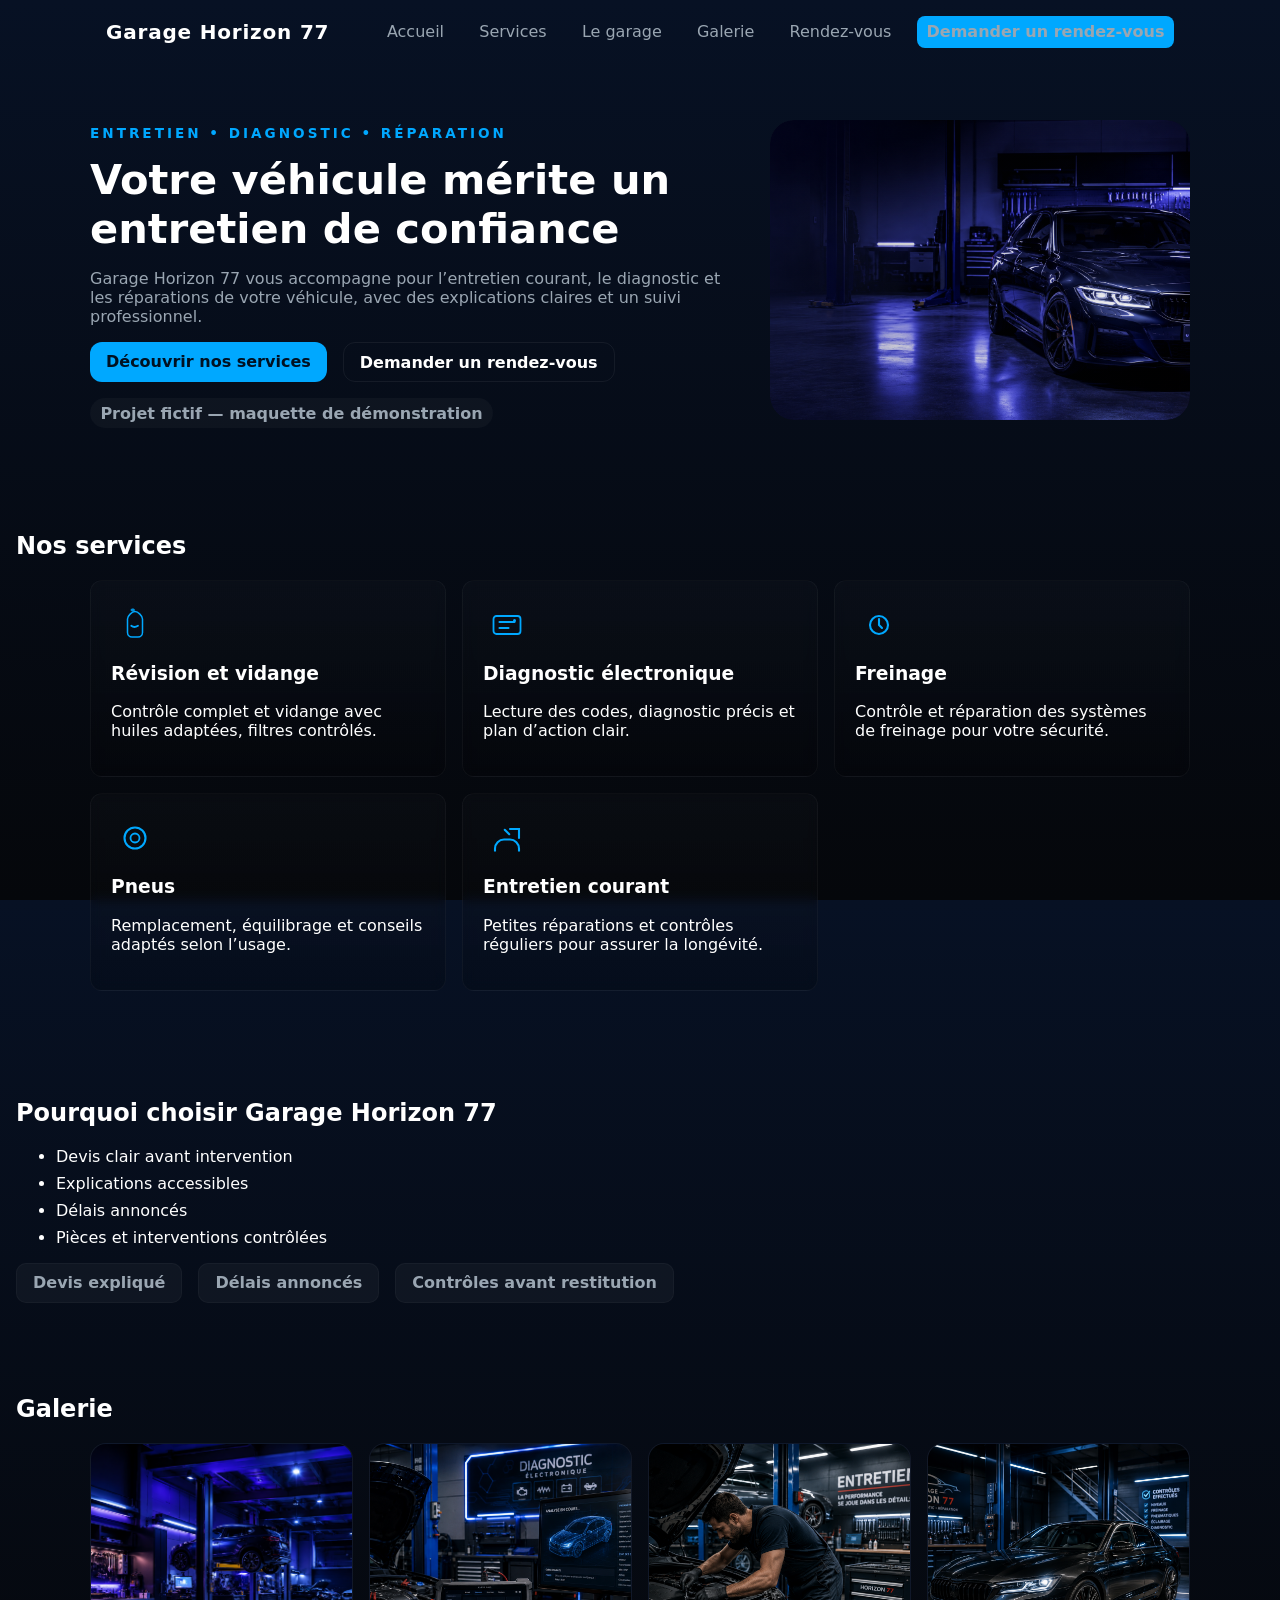
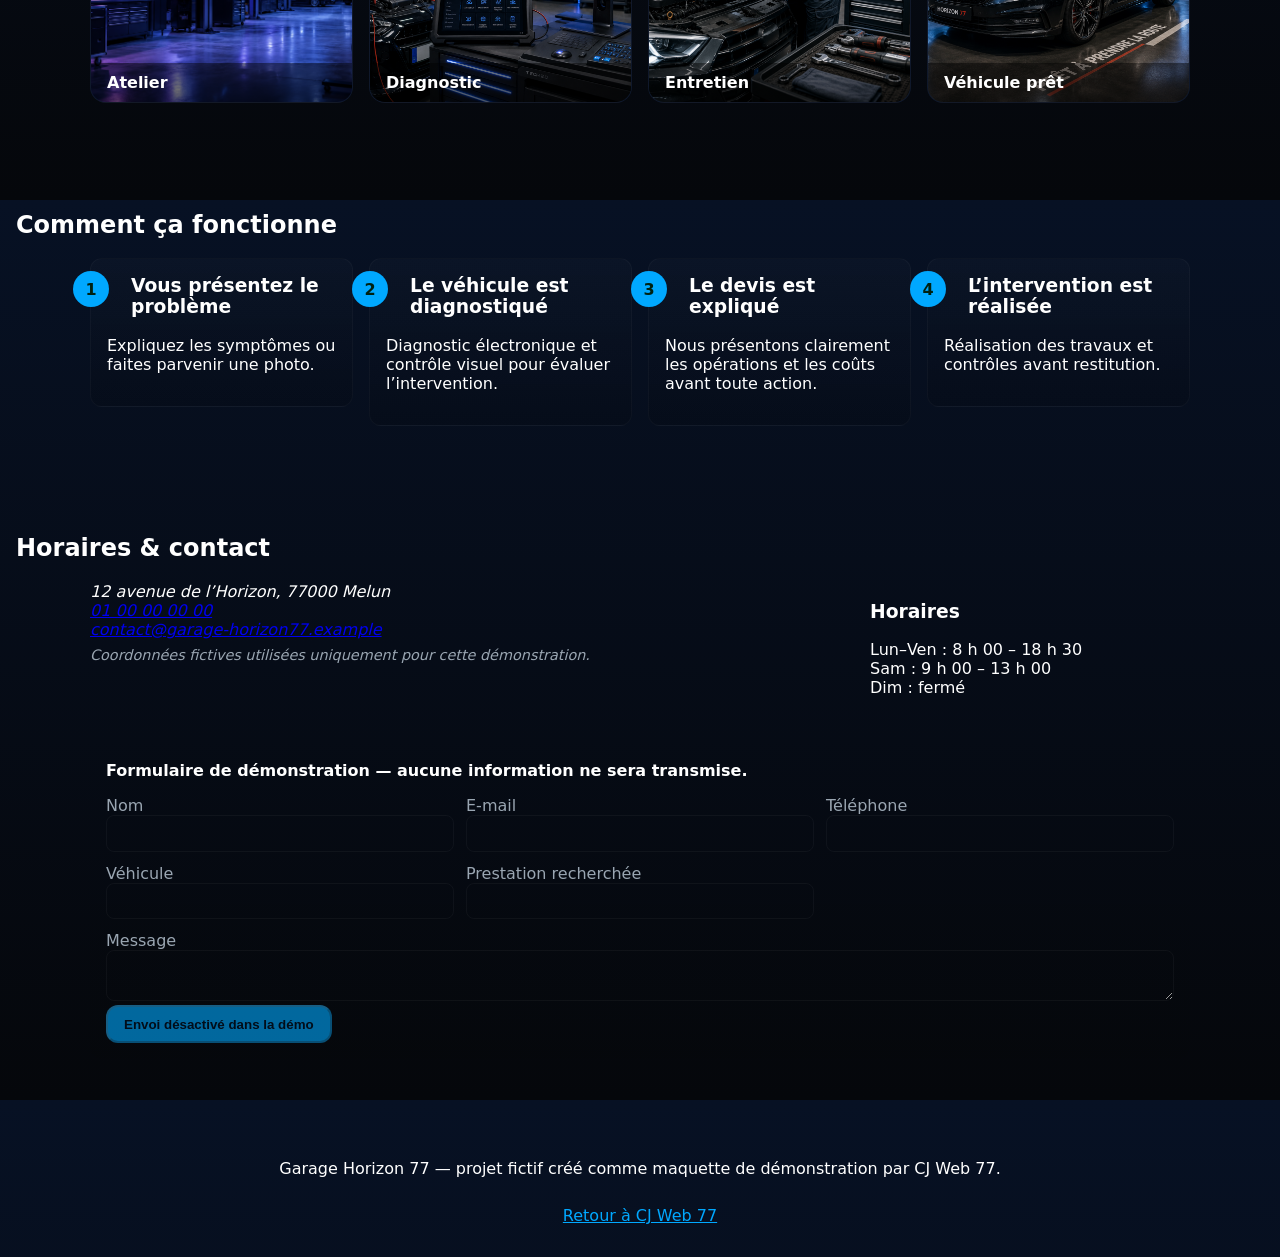
<file: demos/garage-horizon-77/index.html>
<!doctype html>
<html lang="fr">
<head>
  <meta charset="utf-8">
  <meta name="viewport" content="width=device-width,initial-scale=1">
  <title>Garage Horizon 77 — Maquette de démonstration</title>
  <meta name="description" content="Maquette : entretien, diagnostic et réparation — Garage Horizon 77">
  <link rel="stylesheet" href="assets/css/style.css">
</head>
<body>
  <a class="skip-link" href="#main">Aller au contenu</a>
  <header class="site-header">
    <div class="header-inner">
      <div class="brand">Garage Horizon 77</div>
      <button class="menu-toggle" aria-controls="nav" aria-expanded="false" aria-label="Ouvrir le menu">Menu</button>
      <nav id="nav" class="site-nav" aria-label="Navigation principale">
        <ul>
          <li><a href="#hero">Accueil</a></li>
          <li><a href="#services">Services</a></li>
          <li><a href="#about">Le garage</a></li>
          <li><a href="#gallery">Galerie</a></li>
          <li><a href="#contact">Rendez-vous</a></li>
        </ul>
        <a class="cta" href="#contact">Demander un rendez-vous</a>
      </nav>
    </div>
  </header>

  <main id="main">
    <section id="hero" class="hero">
      <div class="hero-content">
        <div class="hero-text">
          <p class="eyebrow">ENTRETIEN • DIAGNOSTIC • RÉPARATION</p>
          <h1>Votre véhicule mérite un entretien de confiance</h1>
          <p class="lead">Garage Horizon 77 vous accompagne pour l’entretien courant, le diagnostic et les réparations de votre véhicule, avec des explications claires et un suivi professionnel.</p>
          <div class="hero-actions">
            <a class="button" href="#services">Découvrir nos services</a>
            <a class="button outline" href="#contact">Demander un rendez-vous</a>
          </div>
          <div class="badge">Projet fictif — maquette de démonstration</div>
        </div>
        <div class="hero-visual">
          <img
            src="assets/images/hero-garage.png"
            alt="Voiture moderne dans un atelier automobile éclairé en bleu"
            class="hero-garage-image"
            width="1536"
            height="864"
            fetchpriority="high"
          >
        </div>
      </div>
    </section>

    <section id="services" class="section">
      <h2>Nos services</h2>
      <div class="cards">
        <article class="card">
          <div class="icon" aria-hidden="true">
            <svg width="48" height="48" viewBox="0 0 24 24" fill="none" xmlns="http://www.w3.org/2000/svg" aria-hidden="true">
              <path d="M12 2c0 .6-.8 1-1.5 1s-1.5-.4-1.5-1c0-.6.8-1 1.5-1S12 1.4 12 2z" fill="currentColor" opacity="0.85"/>
              <path d="M7 8c0-2 3-5 5-5s5 3 5 5v9a3 3 0 0 1-3 3H10a3 3 0 0 1-3-3V8z" stroke="currentColor" stroke-width="1" fill="none"/>
              <path d="M9.5 12.5c1.2 1 3 1 4.5 0" stroke="currentColor" stroke-width="1.2" stroke-linecap="round" stroke-linejoin="round"/>
            </svg>
          </div>
          <h3>Révision et vidange</h3>
          <p>Contrôle complet et vidange avec huiles adaptées, filtres contrôlés.</p>
        </article>
        <article class="card">
          <div class="icon" aria-hidden="true">
            <svg width="48" height="48" viewBox="0 0 24 24" fill="none" xmlns="http://www.w3.org/2000/svg" aria-hidden="true">
              <rect x="3" y="6" width="18" height="12" rx="2" stroke="currentColor" stroke-width="1.2" fill="none"/>
              <path d="M7 10h10M7 14h6" stroke="currentColor" stroke-width="1.4" stroke-linecap="round"/>
              <circle cx="17" cy="9" r="1" fill="currentColor"/>
            </svg>
          </div>
          <h3>Diagnostic électronique</h3>
          <p>Lecture des codes, diagnostic précis et plan d’action clair.</p>
        </article>
        <article class="card">
          <div class="icon" aria-hidden="true">
            <svg width="48" height="48" viewBox="0 0 24 24" fill="none" xmlns="http://www.w3.org/2000/svg" aria-hidden="true">
              <circle cx="12" cy="12" r="6" stroke="currentColor" stroke-width="1.4" fill="none"/>
              <path d="M12 8v4l2 2" stroke="currentColor" stroke-width="1.4" stroke-linecap="round" stroke-linejoin="round"/>
            </svg>
          </div>
          <h3>Freinage</h3>
          <p>Contrôle et réparation des systèmes de freinage pour votre sécurité.</p>
        </article>
        <article class="card">
          <div class="icon" aria-hidden="true">
            <svg width="48" height="48" viewBox="0 0 24 24" fill="none" xmlns="http://www.w3.org/2000/svg" aria-hidden="true">
              <circle cx="12" cy="12" r="7" stroke="currentColor" stroke-width="1.4" fill="none"/>
              <circle cx="12" cy="12" r="3" stroke="currentColor" stroke-width="1.2" fill="none"/>
            </svg>
          </div>
          <h3>Pneus</h3>
          <p>Remplacement, équilibrage et conseils adaptés selon l’usage.</p>
        </article>
        <article class="card">
          <div class="icon" aria-hidden="true">
            <svg width="48" height="48" viewBox="0 0 24 24" fill="none" xmlns="http://www.w3.org/2000/svg" aria-hidden="true">
              <path d="M4 21v-2a6 6 0 0 1 6-6h4a6 6 0 0 1 6 6v2" stroke="currentColor" stroke-width="1.4" fill="none"/>
              <path d="M10.5 6.5l3 3" stroke="currentColor" stroke-width="1.4" stroke-linecap="round"/>
              <path d="M14 6h6v6" stroke="currentColor" stroke-width="1.4" stroke-linecap="round"/>
            </svg>
          </div>
          <h3>Entretien courant</h3>
          <p>Petites réparations et contrôles réguliers pour assurer la longévité.</p>
        </article>
      </div>
    </section>

    <section id="about" class="section about">
      <h2>Pourquoi choisir Garage Horizon 77</h2>
      <ul class="why-list">
        <li>Devis clair avant intervention</li>
        <li>Explications accessibles</li>
        <li>Délais annoncés</li>
        <li>Pièces et interventions contrôlées</li>
      </ul>
      <div class="highlights">
        <div class="highlight">Devis expliqué</div>
        <div class="highlight">Délais annoncés</div>
        <div class="highlight">Contrôles avant restitution</div>
      </div>
    </section>

    <section id="gallery" class="section gallery">
      <h2>Galerie</h2>
      <div class="grid">
        <div class="gallery-card">
          <img src="assets/images/atelier.png" alt="Atelier automobile moderne avec pont élévateur et équipements" loading="lazy">
          <div class="caption">Atelier</div>
        </div>
        <div class="gallery-card">
          <img src="assets/images/diagnostic.png" alt="Équipement de diagnostic électronique relié à un véhicule" loading="lazy">
          <div class="caption">Diagnostic</div>
        </div>
        <div class="gallery-card">
          <img src="assets/images/entretien.png" alt="Mécanicien réalisant l’entretien d’un véhicule" loading="lazy">
          <div class="caption">Entretien</div>
        </div>
        <div class="gallery-card">
          <img src="assets/images/vehicule-pret.png" alt="Véhicule contrôlé et prêt à être restitué" loading="lazy">
          <div class="caption">Véhicule prêt</div>
        </div>
      </div>
    </section>

    <section id="how" class="section steps">
      <h2>Comment ça fonctionne</h2>
      <div class="steps-cards">
        <article class="step-card">
          <div class="step-num">1</div>
          <h3>Vous présentez le problème</h3>
          <p>Expliquez les symptômes ou faites parvenir une photo.</p>
        </article>
        <article class="step-card">
          <div class="step-num">2</div>
          <h3>Le véhicule est diagnostiqué</h3>
          <p>Diagnostic électronique et contrôle visuel pour évaluer l’intervention.</p>
        </article>
        <article class="step-card">
          <div class="step-num">3</div>
          <h3>Le devis est expliqué</h3>
          <p>Nous présentons clairement les opérations et les coûts avant toute action.</p>
        </article>
        <article class="step-card">
          <div class="step-num">4</div>
          <h3>L’intervention est réalisée</h3>
          <p>Réalisation des travaux et contrôles avant restitution.</p>
        </article>
      </div>
    </section>

    <section id="contact" class="section contact">
      <h2>Horaires & contact</h2>
      <div class="contact-grid">
        <address>
          12 avenue de l’Horizon, 77000 Melun<br>
          <a href="tel:0100000000">01 00 00 00 00</a><br>
          <a href="mailto:contact@garage-horizon77.example">contact@garage-horizon77.example</a>
          <p class="note">Coordonnées fictives utilisées uniquement pour cette démonstration.</p>
        </address>
        <div class="hours">
          <h3>Horaires</h3>
          <p>Lun–Ven : 8 h 00 – 18 h 30<br>Sam : 9 h 00 – 13 h 00<br>Dim : fermé</p>
        </div>
      </div>

      <form class="demo-form" aria-describedby="demo-note" onsubmit="return false;">
        <p id="demo-note"><strong>Formulaire de démonstration — aucune information ne sera transmise.</strong></p>
        <div class="form-grid">
          <label><span>Nom</span><input type="text" name="name"></label>
          <label><span>E-mail</span><input type="email" name="email"></label>
          <label><span>Téléphone</span><input type="tel" name="phone"></label>
          <label><span>Véhicule</span><input type="text" name="vehicle"></label>
          <label><span>Prestation recherchée</span><input type="text" name="service"></label>
          <label class="full"><span>Message</span><textarea name="message"></textarea></label>
        </div>
        <button class="button disabled" disabled>Envoi désactivé dans la démo</button>
      </form>
    </section>

    <footer class="site-footer">
      <p>Garage Horizon 77 — projet fictif créé comme maquette de démonstration par CJ Web 77.</p>
      <a class="back" href="../../index.html#realisations">Retour à CJ Web 77</a>
    </footer>
  </main>

  <script src="assets/js/main.js" defer></script>
</body>
</html>
</file>
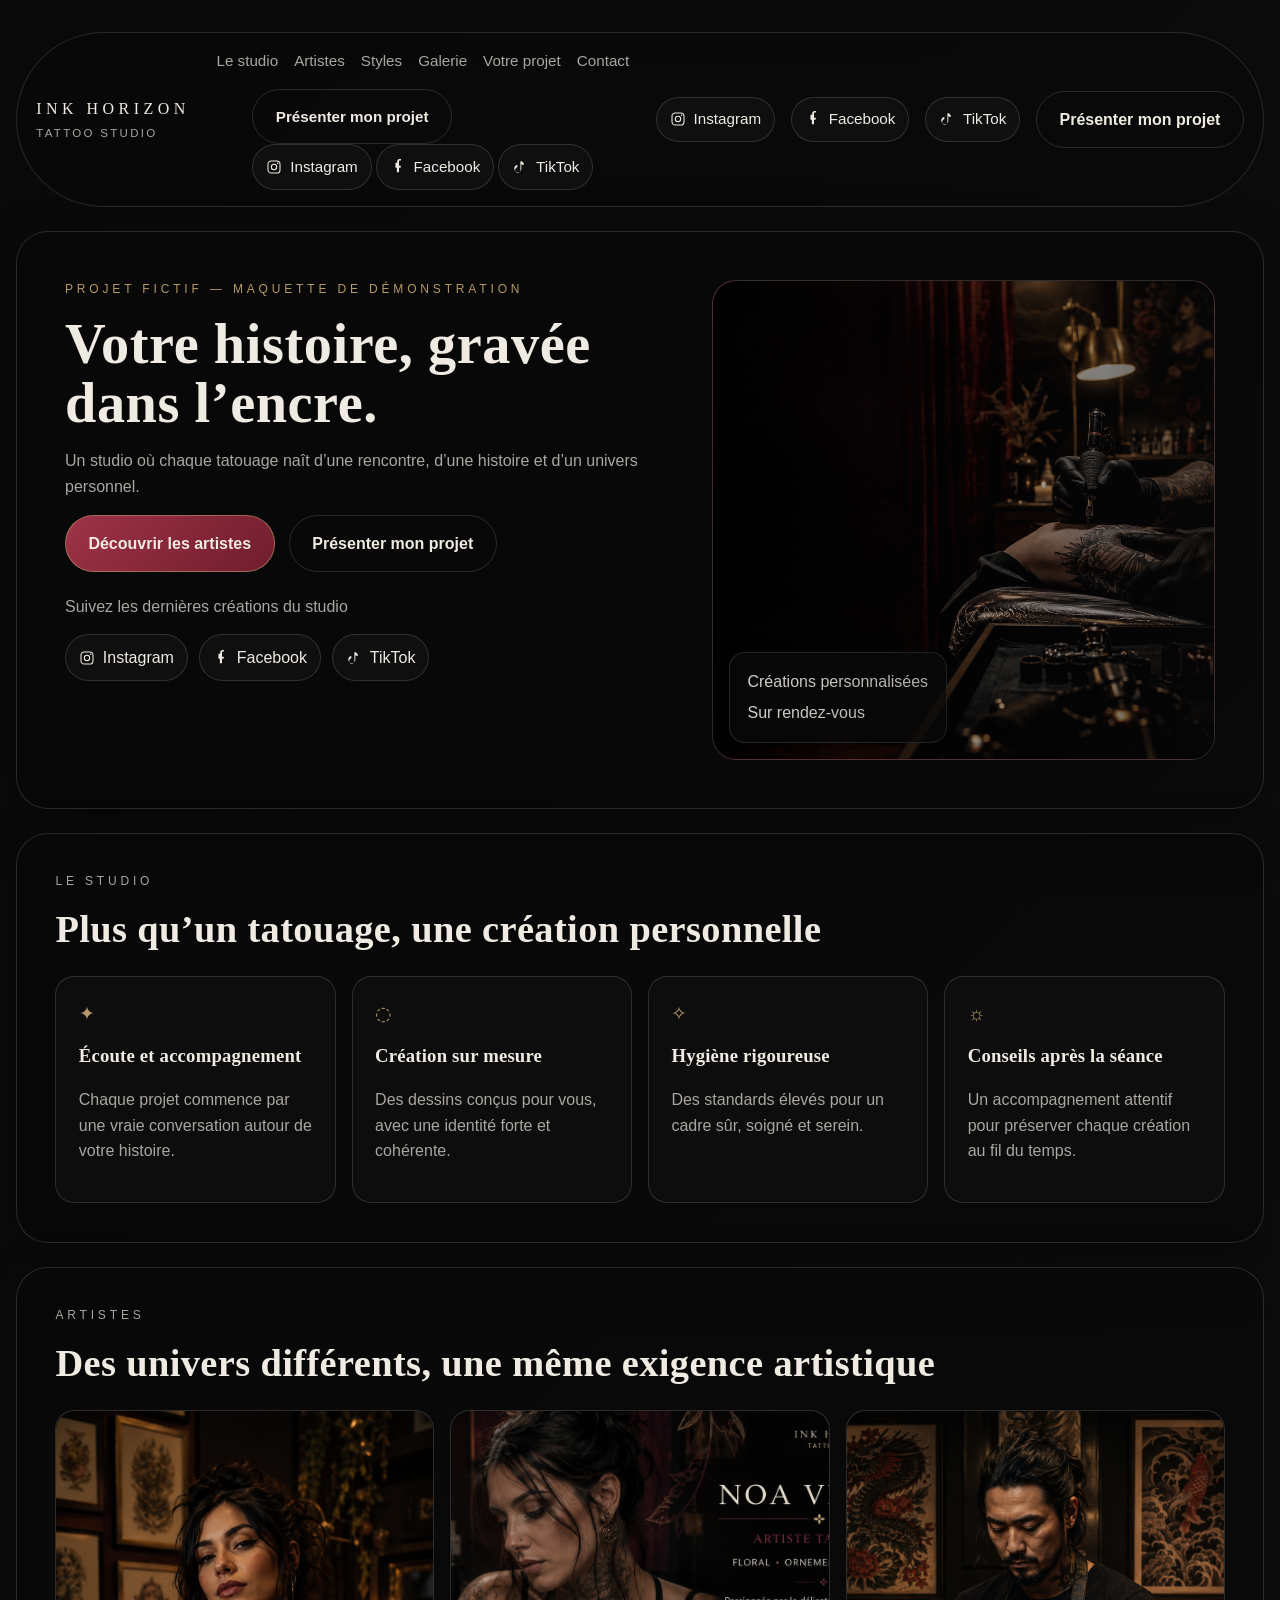
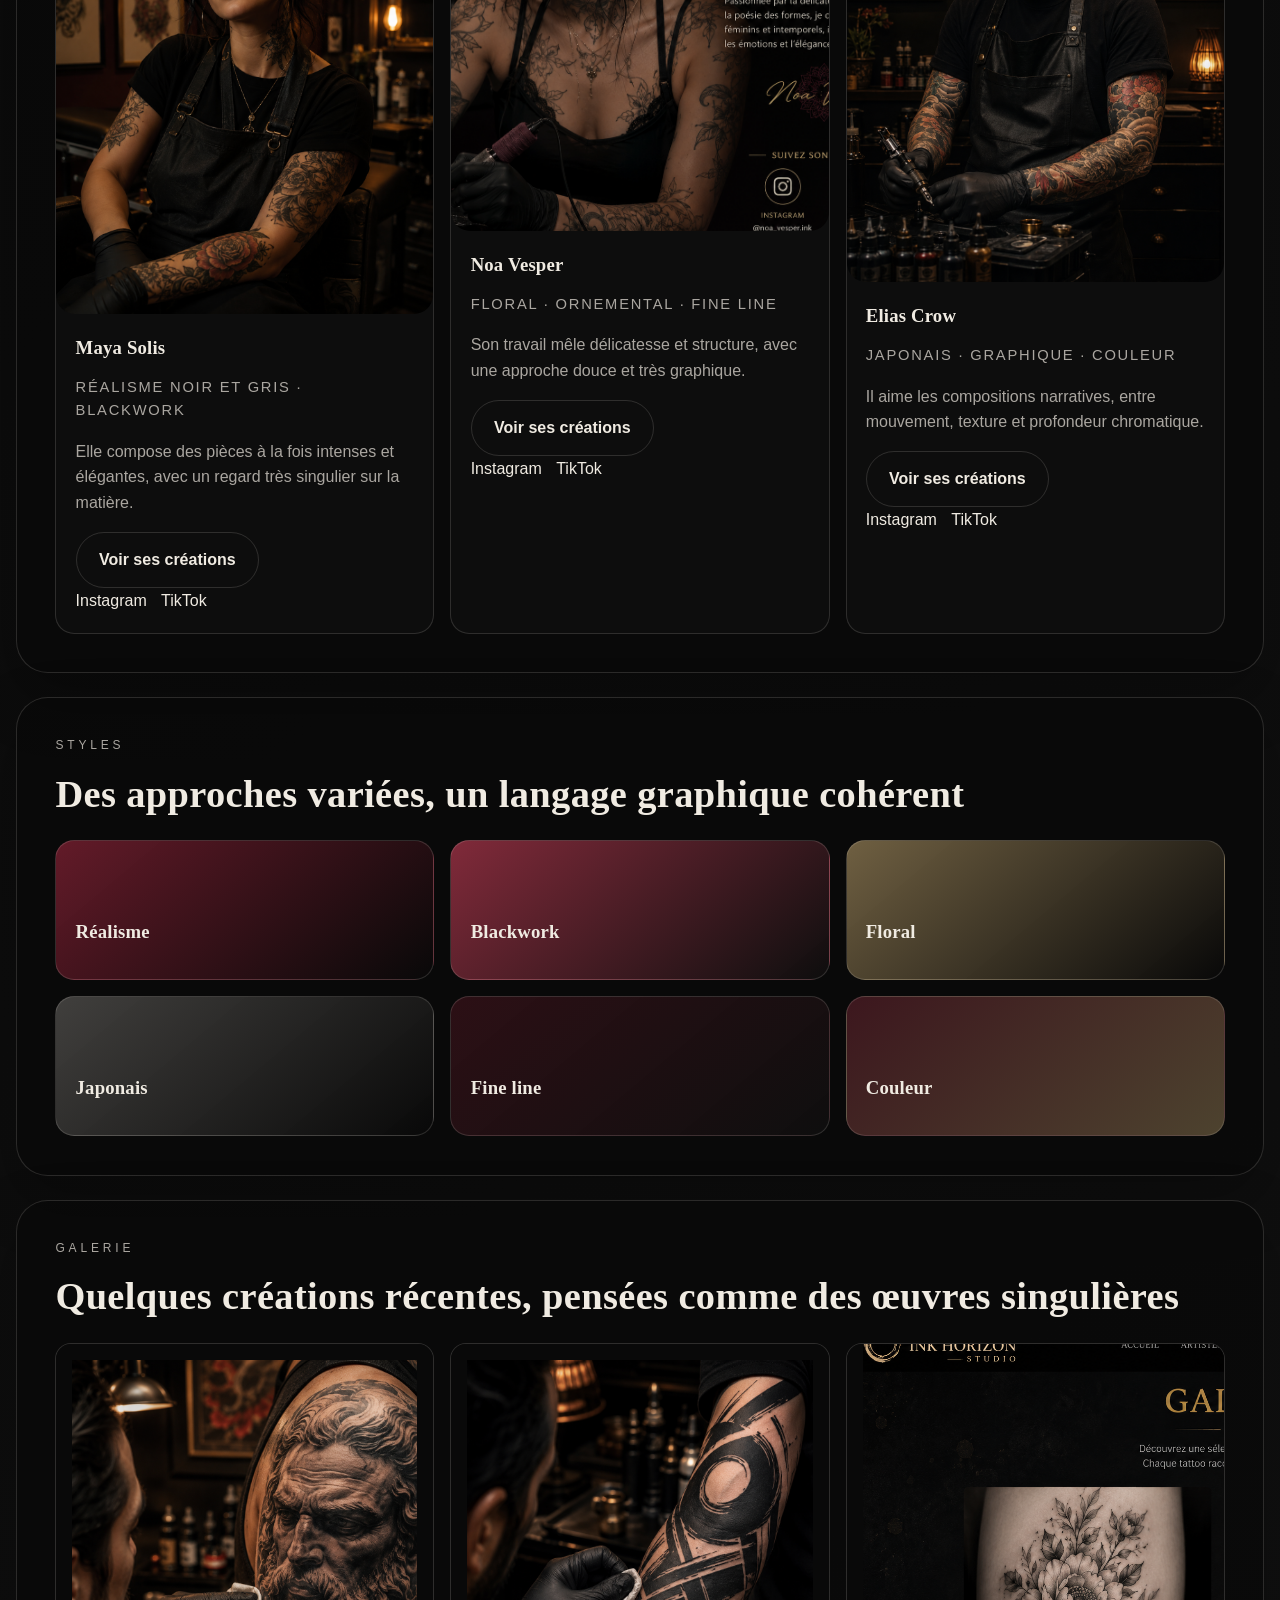
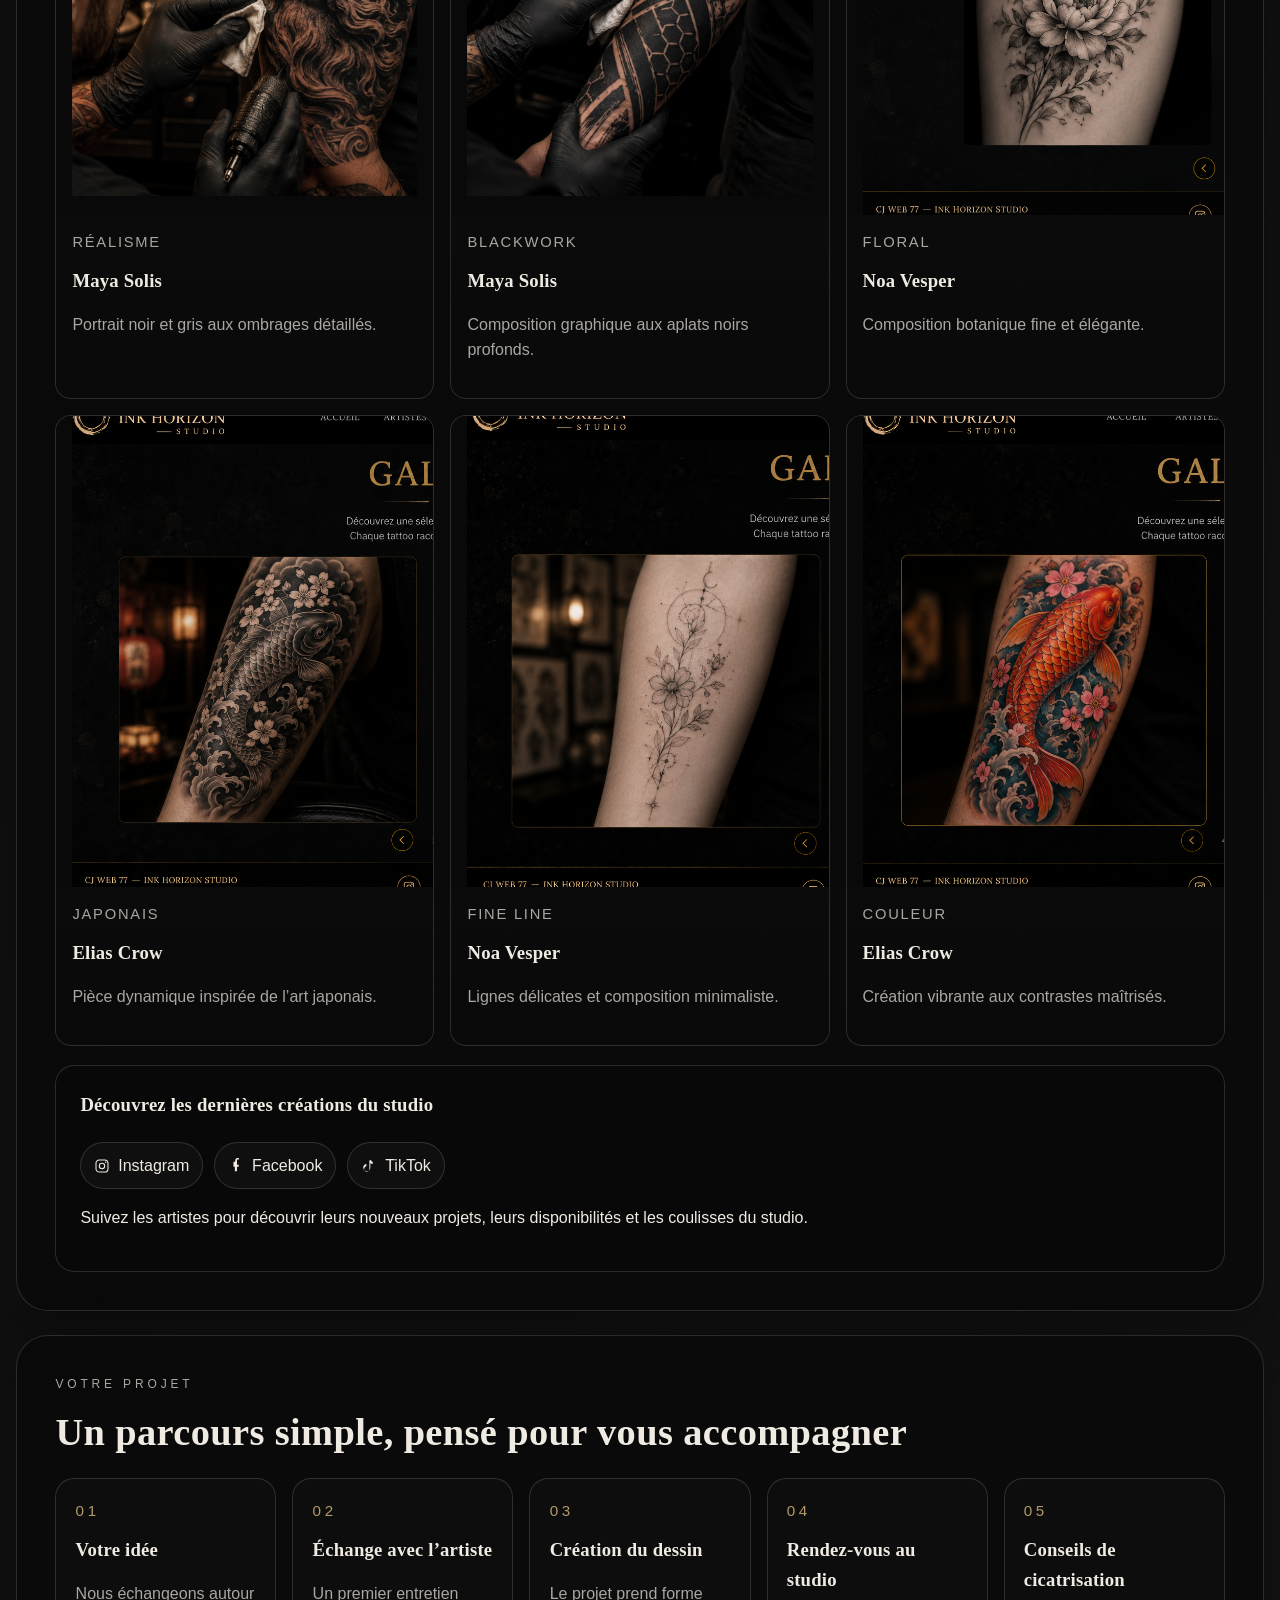
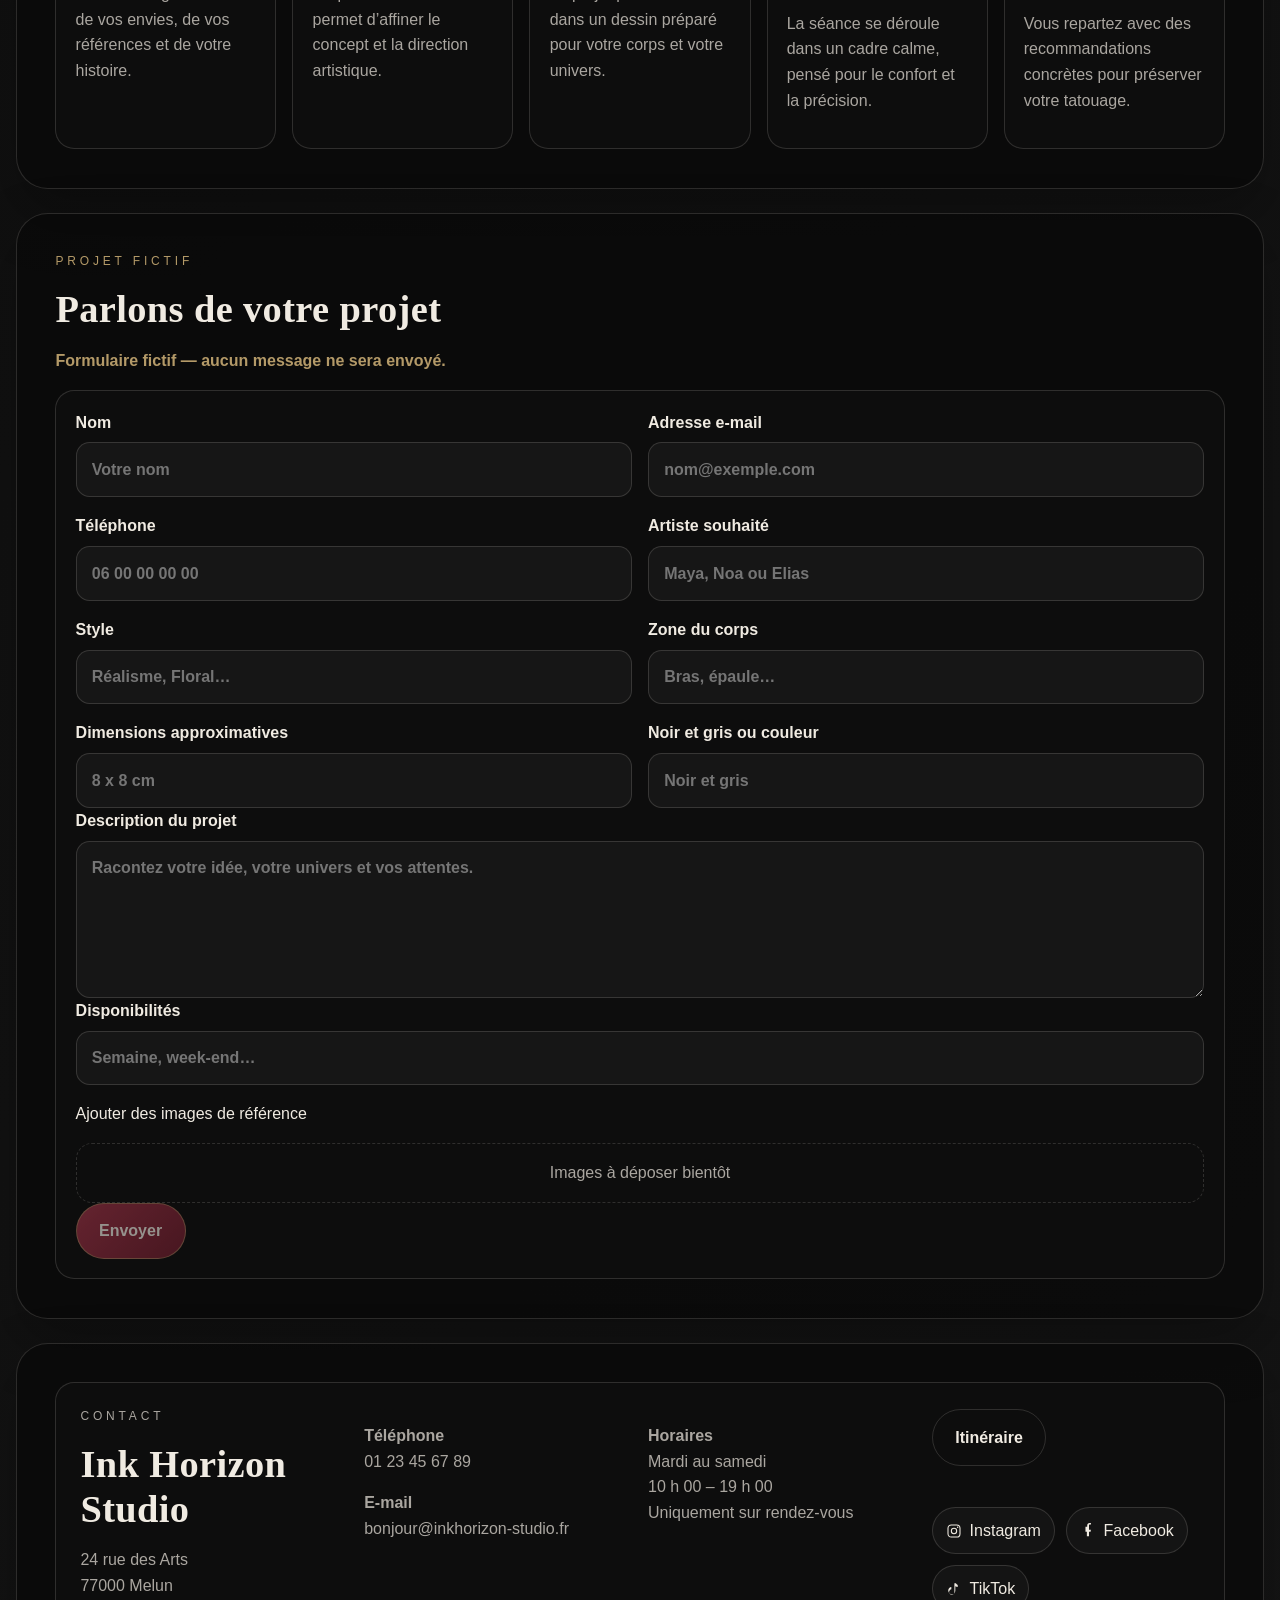
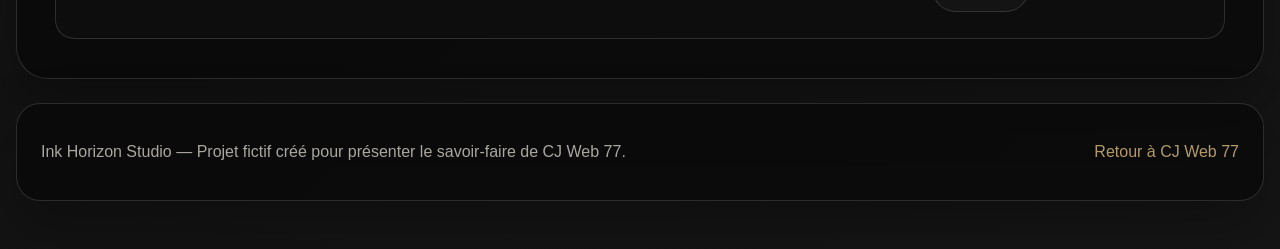
<file: demos/ink-horizon-studio/index.html>
<!DOCTYPE html>
<html lang="fr">
  <head>
    <meta charset="UTF-8" />
    <meta name="viewport" content="width=device-width, initial-scale=1.0" />
    <meta
      name="description"
      content="Ink Horizon Studio — vitrine fictive créée pour démontrer le positionnement de CJ Web 77."
    />
    <title>Ink Horizon Studio</title>
    <link rel="stylesheet" href="assets/css/style.css" />
  </head>
  <body>
    <div class="page-shell">
      <header class="site-header">
        <a class="brand" href="#top" aria-label="Ink Horizon Studio accueil">
          <span class="brand-name">INK HORIZON</span>
          <span class="brand-subtitle">Tattoo Studio</span>
        </a>

        <button
          class="nav-toggle"
          type="button"
          aria-expanded="false"
          aria-controls="primary-nav"
          aria-label="Ouvrir le menu"
        >
          <span></span>
          <span></span>
          <span></span>
        </button>

        <nav class="site-nav" id="primary-nav" aria-label="Navigation principale">
          <a href="#studio">Le studio</a>
          <a href="#artists">Artistes</a>
          <a href="#styles">Styles</a>
          <a href="#gallery">Galerie</a>
          <a href="#project">Votre projet</a>
          <a href="#contact">Contact</a>
          <div class="nav-actions">
            <a class="button button-ghost header-cta-mobile" href="#project">Présenter mon projet</a>
            <div class="mobile-social-list" aria-label="Réseaux sociaux fictifs">
              <a class="social-link" href="#" aria-label="Instagram fictif d’Ink Horizon Studio" onclick="event.preventDefault();">
                <svg viewBox="0 0 24 24" aria-hidden="true"><rect x="3" y="3" width="18" height="18" rx="5" fill="none" stroke="currentColor" stroke-width="1.6"></rect><circle cx="12" cy="12" r="4" fill="none" stroke="currentColor" stroke-width="1.6"></circle><circle cx="17.5" cy="6.5" r="1.1" fill="currentColor"></circle></svg>
                <span>Instagram</span>
              </a>
              <a class="social-link" href="#" aria-label="Facebook fictif d’Ink Horizon Studio" onclick="event.preventDefault();">
                <svg viewBox="0 0 24 24" aria-hidden="true"><path d="M13.5 20v-7h2.4l.4-2.8H13.5V3.8c0-.8.2-1.4 1.4-1.4h1.5V.1c-.3 0-1.1-.1-2.1-.1-2.1 0-3.5 1.3-3.5 3.7v2.1H8.2V13h2.1v7h3.2Z" fill="currentColor"></path></svg>
                <span>Facebook</span>
              </a>
              <a class="social-link" href="#" aria-label="TikTok fictif d’Ink Horizon Studio" onclick="event.preventDefault();">
                <svg viewBox="0 0 24 24" aria-hidden="true"><path d="M14.8 3.4c.7 1.2 1.6 2 2.8 2.5v3.2c-1.3-.1-2.5-.5-3.6-1.2v6.7c0 2.8-2.3 5.1-5.1 5.1-1.4 0-2.7-.5-3.7-1.4-1.3-1.2-2-2.9-1.8-4.7.3-2.4 2.2-4.3 4.6-4.6v3.4c-.9.2-1.7.7-2.3 1.4-.7.8-1.1 1.8-1.1 2.8 0 2.2 1.8 4 4 4 2.2 0 4-1.8 4-4V3.4h2.2Z" fill="currentColor"></path></svg>
                <span>TikTok</span>
              </a>
            </div>
          </div>
        </nav>

        <div class="social-nav" aria-label="Réseaux sociaux fictifs">
          <a class="social-link" href="#" aria-label="Instagram fictif d’Ink Horizon Studio" onclick="event.preventDefault();">
            <svg viewBox="0 0 24 24" aria-hidden="true"><rect x="3" y="3" width="18" height="18" rx="5" fill="none" stroke="currentColor" stroke-width="1.6"></rect><circle cx="12" cy="12" r="4" fill="none" stroke="currentColor" stroke-width="1.6"></circle><circle cx="17.5" cy="6.5" r="1.1" fill="currentColor"></circle></svg>
            <span>Instagram</span>
          </a>
          <a class="social-link" href="#" aria-label="Facebook fictif d’Ink Horizon Studio" onclick="event.preventDefault();">
            <svg viewBox="0 0 24 24" aria-hidden="true"><path d="M13.5 20v-7h2.4l.4-2.8H13.5V3.8c0-.8.2-1.4 1.4-1.4h1.5V.1c-.3 0-1.1-.1-2.1-.1-2.1 0-3.5 1.3-3.5 3.7v2.1H8.2V13h2.1v7h3.2Z" fill="currentColor"></path></svg>
            <span>Facebook</span>
          </a>
          <a class="social-link" href="#" aria-label="TikTok fictif d’Ink Horizon Studio" onclick="event.preventDefault();">
            <svg viewBox="0 0 24 24" aria-hidden="true"><path d="M14.8 3.4c.7 1.2 1.6 2 2.8 2.5v3.2c-1.3-.1-2.5-.5-3.6-1.2v6.7c0 2.8-2.3 5.1-5.1 5.1-1.4 0-2.7-.5-3.7-1.4-1.3-1.2-2-2.9-1.8-4.7.3-2.4 2.2-4.3 4.6-4.6v3.4c-.9.2-1.7.7-2.3 1.4-.7.8-1.1 1.8-1.1 2.8 0 2.2 1.8 4 4 4 2.2 0 4-1.8 4-4V3.4h2.2Z" fill="currentColor"></path></svg>
            <span>TikTok</span>
          </a>
        </div>

        <a class="button button-ghost header-cta" href="#project">Présenter mon projet</a>
      </header>

      <main id="top">
        <section class="hero">
          <div class="hero-copy">
            <p class="eyebrow">Projet fictif — Maquette de démonstration</p>
            <h1>Votre histoire, gravée dans l’encre.</h1>
            <p class="hero-text">
              Un studio où chaque tatouage naît d’une rencontre, d’une histoire et d’un univers personnel.
            </p>
            <div class="hero-actions">
              <a class="button" href="#artists">Découvrir les artistes</a>
              <a class="button button-ghost" href="#project">Présenter mon projet</a>
            </div>
            <div class="hero-socials">
              <p>Suivez les dernières créations du studio</p>
              <div class="social-links-list">
                <a class="social-link" href="#" aria-label="Instagram fictif d’Ink Horizon Studio" onclick="event.preventDefault();">
                  <svg viewBox="0 0 24 24" aria-hidden="true"><rect x="3" y="3" width="18" height="18" rx="5" fill="none" stroke="currentColor" stroke-width="1.6"></rect><circle cx="12" cy="12" r="4" fill="none" stroke="currentColor" stroke-width="1.6"></circle><circle cx="17.5" cy="6.5" r="1.1" fill="currentColor"></circle></svg>
                  <span>Instagram</span>
                </a>
                <a class="social-link" href="#" aria-label="Facebook fictif d’Ink Horizon Studio" onclick="event.preventDefault();">
                  <svg viewBox="0 0 24 24" aria-hidden="true"><path d="M13.5 20v-7h2.4l.4-2.8H13.5V3.8c0-.8.2-1.4 1.4-1.4h1.5V.1c-.3 0-1.1-.1-2.1-.1-2.1 0-3.5 1.3-3.5 3.7v2.1H8.2V13h2.1v7h3.2Z" fill="currentColor"></path></svg>
                  <span>Facebook</span>
                </a>
                <a class="social-link" href="#" aria-label="TikTok fictif d’Ink Horizon Studio" onclick="event.preventDefault();">
                  <svg viewBox="0 0 24 24" aria-hidden="true"><path d="M14.8 3.4c.7 1.2 1.6 2 2.8 2.5v3.2c-1.3-.1-2.5-.5-3.6-1.2v6.7c0 2.8-2.3 5.1-5.1 5.1-1.4 0-2.7-.5-3.7-1.4-1.3-1.2-2-2.9-1.8-4.7.3-2.4 2.2-4.3 4.6-4.6v3.4c-.9.2-1.7.7-2.3 1.4-.7.8-1.1 1.8-1.1 2.8 0 2.2 1.8 4 4 4 2.2 0 4-1.8 4-4V3.4h2.2Z" fill="currentColor"></path></svg>
                  <span>TikTok</span>
                </a>
              </div>
            </div>
          </div>

          <div class="hero-visual" aria-label="Emplacement d’image du studio">
            <img
              src="assets/images/hero-tattoo.png"
              alt="Tatoueur réalisant une création dans un studio sombre et élégant"
              class="hero-tattoo-image"
              width="1536"
              height="864"
              fetchpriority="high"
            />
            <div class="hero-info">
              <span>Créations personnalisées</span>
              <span>Sur rendez-vous</span>
            </div>
          </div>
        </section>

        <section class="section intro-section" id="studio">
          <div class="section-heading">
            <p class="eyebrow">Le studio</p>
            <h2>Plus qu’un tatouage, une création personnelle</h2>
          </div>
          <div class="value-grid">
            <article class="value-card">
              <div class="value-icon" aria-hidden="true">✦</div>
              <h3>Écoute et accompagnement</h3>
              <p>Chaque projet commence par une vraie conversation autour de votre histoire.</p>
            </article>
            <article class="value-card">
              <div class="value-icon" aria-hidden="true">◌</div>
              <h3>Création sur mesure</h3>
              <p>Des dessins conçus pour vous, avec une identité forte et cohérente.</p>
            </article>
            <article class="value-card">
              <div class="value-icon" aria-hidden="true">✧</div>
              <h3>Hygiène rigoureuse</h3>
              <p>Des standards élevés pour un cadre sûr, soigné et serein.</p>
            </article>
            <article class="value-card">
              <div class="value-icon" aria-hidden="true">☼</div>
              <h3>Conseils après la séance</h3>
              <p>Un accompagnement attentif pour préserver chaque création au fil du temps.</p>
            </article>
          </div>
        </section>

        <section class="section artists-section" id="artists">
          <div class="section-heading">
            <p class="eyebrow">Artistes</p>
            <h2>Des univers différents, une même exigence artistique</h2>
          </div>
          <div class="artist-grid">
            <article class="artist-card">
              <div class="artist-visual">
                <img
                  src="assets/images/maya-solis.png"
                  alt="Maya Solis, artiste tatoueuse spécialisée en réalisme et blackwork"
                  loading="lazy"
                />
              </div>
              <div class="artist-body">
                <h3>Maya Solis</h3>
                <p class="artist-specialties">Réalisme noir et gris · Blackwork</p>
                <p>Elle compose des pièces à la fois intenses et élégantes, avec un regard très singulier sur la matière.</p>
                <a class="button button-ghost" href="#gallery">Voir ses créations</a>
                <div class="artist-socials">
                  <a href="#">Instagram</a>
                  <a href="#">TikTok</a>
                </div>
              </div>
            </article>
            <article class="artist-card artist-card--noa">
              <div class="artist-visual">
                <img
                  src="assets/images/noa-vesper.png"
                  alt="Noa Vesper, artiste tatoueuse spécialisée en floral, ornemental et fine line"
                  loading="lazy"
                />
              </div>
              <div class="artist-body">
                <h3>Noa Vesper</h3>
                <p class="artist-specialties">Floral · Ornemental · Fine line</p>
                <p>Son travail mêle délicatesse et structure, avec une approche douce et très graphique.</p>
                <a class="button button-ghost" href="#gallery">Voir ses créations</a>
                <div class="artist-socials">
                  <a href="#">Instagram</a>
                  <a href="#">TikTok</a>
                </div>
              </div>
            </article>
            <article class="artist-card">
              <div class="artist-visual">
                <img
                  src="assets/images/elias-crow.png"
                  alt="Elias Crow, artiste tatoueur spécialisé en japonais, graphique et couleur"
                  loading="lazy"
                />
              </div>
              <div class="artist-body">
                <h3>Elias Crow</h3>
                <p class="artist-specialties">Japonais · Graphique · Couleur</p>
                <p>Il aime les compositions narratives, entre mouvement, texture et profondeur chromatique.</p>
                <a class="button button-ghost" href="#gallery">Voir ses créations</a>
                <div class="artist-socials">
                  <a href="#">Instagram</a>
                  <a href="#">TikTok</a>
                </div>
              </div>
            </article>
          </div>
        </section>

        <section class="section styles-section" id="styles">
          <div class="section-heading">
            <p class="eyebrow">Styles</p>
            <h2>Des approches variées, un langage graphique cohérent</h2>
          </div>
          <div class="styles-grid">
            <article class="style-card style-1"><h3>Réalisme</h3></article>
            <article class="style-card style-2"><h3>Blackwork</h3></article>
            <article class="style-card style-3"><h3>Floral</h3></article>
            <article class="style-card style-4"><h3>Japonais</h3></article>
            <article class="style-card style-5"><h3>Fine line</h3></article>
            <article class="style-card style-6"><h3>Couleur</h3></article>
          </div>
        </section>

        <section class="section gallery-section" id="gallery">
          <div class="section-heading">
            <p class="eyebrow">Galerie</p>
            <h2>Quelques créations récentes, pensées comme des œuvres singulières</h2>
          </div>
          <div class="gallery-grid">
            <article class="gallery-card gallery-card--realisme">
              <div class="gallery-media">
                <img
                  src="assets/images/gallery-realisme.png"
                  alt="Tatouage réaliste noir et gris réalisé par Maya Solis"
                  loading="lazy"
                />
              </div>
              <div>
                <p class="card-tag">Réalisme</p>
                <h3>Maya Solis</h3>
                <p>Portrait noir et gris aux ombrages détaillés.</p>
              </div>
            </article>
            <article class="gallery-card gallery-card--blackwork">
              <div class="gallery-media">
                <img
                  src="assets/images/gallery-blackwork.png"
                  alt="Tatouage blackwork graphique réalisé par Maya Solis"
                  loading="lazy"
                />
              </div>
              <div>
                <p class="card-tag">Blackwork</p>
                <h3>Maya Solis</h3>
                <p>Composition graphique aux aplats noirs profonds.</p>
              </div>
            </article>
            <article class="gallery-card gallery-card--floral">
              <div class="gallery-media">
                <img
                  src="assets/images/gallery-floral.png"
                  alt="Tatouage floral délicat réalisé par Noa Vesper"
                  loading="lazy"
                />
              </div>
              <div>
                <p class="card-tag">Floral</p>
                <h3>Noa Vesper</h3>
                <p>Composition botanique fine et élégante.</p>
              </div>
            </article>
            <article class="gallery-card gallery-card--japonais">
              <div class="gallery-media">
                <img
                  src="assets/images/gallery-japonais.png"
                  alt="Tatouage d'inspiration japonaise réalisé par Elias Crow"
                  loading="lazy"
                />
              </div>
              <div>
                <p class="card-tag">Japonais</p>
                <h3>Elias Crow</h3>
                <p>Pièce dynamique inspirée de l’art japonais.</p>
              </div>
            </article>
            <article class="gallery-card gallery-card--fine-line">
              <div class="gallery-media">
                <img
                  src="assets/images/gallery-fine-line.png"
                  alt="Tatouage fine line minimaliste réalisé par Noa Vesper"
                  loading="lazy"
                />
              </div>
              <div>
                <p class="card-tag">Fine line</p>
                <h3>Noa Vesper</h3>
                <p>Lignes délicates et composition minimaliste.</p>
              </div>
            </article>
            <article class="gallery-card gallery-card--couleur">
              <div class="gallery-media">
                <img
                  src="assets/images/gallery-couleur.png"
                  alt="Tatouage artistique en couleur réalisé par Elias Crow"
                  loading="lazy"
                />
              </div>
              <div>
                <p class="card-tag">Couleur</p>
                <h3>Elias Crow</h3>
                <p>Création vibrante aux contrastes maîtrisés.</p>
              </div>
            </article>
          </div>

          <div class="gallery-cta">
            <h3>Découvrez les dernières créations du studio</h3>
            <div class="hero-socials">
              <div class="social-links-list">
                <a class="social-link" href="#" aria-label="Instagram fictif d’Ink Horizon Studio" onclick="event.preventDefault();">
                  <svg viewBox="0 0 24 24" aria-hidden="true"><rect x="3" y="3" width="18" height="18" rx="5" fill="none" stroke="currentColor" stroke-width="1.6"></rect><circle cx="12" cy="12" r="4" fill="none" stroke="currentColor" stroke-width="1.6"></circle><circle cx="17.5" cy="6.5" r="1.1" fill="currentColor"></circle></svg>
                  <span>Instagram</span>
                </a>
                <a class="social-link" href="#" aria-label="Facebook fictif d’Ink Horizon Studio" onclick="event.preventDefault();">
                  <svg viewBox="0 0 24 24" aria-hidden="true"><path d="M13.5 20v-7h2.4l.4-2.8H13.5V3.8c0-.8.2-1.4 1.4-1.4h1.5V.1c-.3 0-1.1-.1-2.1-.1-2.1 0-3.5 1.3-3.5 3.7v2.1H8.2V13h2.1v7h3.2Z" fill="currentColor"></path></svg>
                  <span>Facebook</span>
                </a>
                <a class="social-link" href="#" aria-label="TikTok fictif d’Ink Horizon Studio" onclick="event.preventDefault();">
                  <svg viewBox="0 0 24 24" aria-hidden="true"><path d="M14.8 3.4c.7 1.2 1.6 2 2.8 2.5v3.2c-1.3-.1-2.5-.5-3.6-1.2v6.7c0 2.8-2.3 5.1-5.1 5.1-1.4 0-2.7-.5-3.7-1.4-1.3-1.2-2-2.9-1.8-4.7.3-2.4 2.2-4.3 4.6-4.6v3.4c-.9.2-1.7.7-2.3 1.4-.7.8-1.1 1.8-1.1 2.8 0 2.2 1.8 4 4 4 2.2 0 4-1.8 4-4V3.4h2.2Z" fill="currentColor"></path></svg>
                  <span>TikTok</span>
                </a>
              </div>
            </div>
            <p>
              Suivez les artistes pour découvrir leurs nouveaux projets, leurs disponibilités et les coulisses du studio.
            </p>
          </div>
        </section>

        <section class="section process-section" id="project">
          <div class="section-heading">
            <p class="eyebrow">Votre projet</p>
            <h2>Un parcours simple, pensé pour vous accompagner</h2>
          </div>
          <div class="steps-grid">
            <article class="step-card">
              <span>01</span>
              <h3>Votre idée</h3>
              <p>Nous échangeons autour de vos envies, de vos références et de votre histoire.</p>
            </article>
            <article class="step-card">
              <span>02</span>
              <h3>Échange avec l’artiste</h3>
              <p>Un premier entretien permet d’affiner le concept et la direction artistique.</p>
            </article>
            <article class="step-card">
              <span>03</span>
              <h3>Création du dessin</h3>
              <p>Le projet prend forme dans un dessin préparé pour votre corps et votre univers.</p>
            </article>
            <article class="step-card">
              <span>04</span>
              <h3>Rendez-vous au studio</h3>
              <p>La séance se déroule dans un cadre calme, pensé pour le confort et la précision.</p>
            </article>
            <article class="step-card">
              <span>05</span>
              <h3>Conseils de cicatrisation</h3>
              <p>Vous repartez avec des recommandations concrètes pour préserver votre tatouage.</p>
            </article>
          </div>
        </section>

        <section class="section form-section">
          <div class="form-intro">
            <p class="eyebrow">Projet fictif</p>
            <h2>Parlons de votre projet</h2>
            <p class="notice">Formulaire fictif — aucun message ne sera envoyé.</p>
          </div>

          <form class="project-form" novalidate>
            <fieldset disabled>
              <div class="form-grid">
                <label>
                  Nom
                  <input type="text" placeholder="Votre nom" />
                </label>
                <label>
                  Adresse e-mail
                  <input type="email" placeholder="nom@exemple.com" />
                </label>
                <label>
                  Téléphone
                  <input type="tel" placeholder="06 00 00 00 00" />
                </label>
                <label>
                  Artiste souhaité
                  <input type="text" placeholder="Maya, Noa ou Elias" />
                </label>
                <label>
                  Style
                  <input type="text" placeholder="Réalisme, Floral…" />
                </label>
                <label>
                  Zone du corps
                  <input type="text" placeholder="Bras, épaule…" />
                </label>
                <label>
                  Dimensions approximatives
                  <input type="text" placeholder="8 x 8 cm" />
                </label>
                <label>
                  Noir et gris ou couleur
                  <input type="text" placeholder="Noir et gris" />
                </label>
              </div>

              <label>
                Description du projet
                <textarea rows="5" placeholder="Racontez votre idée, votre univers et vos attentes."></textarea>
              </label>

              <label>
                Disponibilités
                <input type="text" placeholder="Semaine, week-end…" />
              </label>

              <div class="upload-block">
                <p>Ajouter des images de référence</p>
                <div class="upload-box">Images à déposer bientôt</div>
              </div>

              <button class="button" type="button" disabled>Envoyer</button>
            </fieldset>
          </form>
        </section>

        <section class="section contact-section" id="contact">
          <div class="contact-card">
            <div>
              <p class="eyebrow">Contact</p>
              <h2>Ink Horizon Studio</h2>
              <p>24 rue des Arts<br />77000 Melun</p>
            </div>
            <div>
              <p><strong>Téléphone</strong><br />01 23 45 67 89</p>
              <p><strong>E-mail</strong><br />bonjour@inkhorizon-studio.fr</p>
            </div>
            <div>
              <p><strong>Horaires</strong><br />Mardi au samedi<br />10 h 00 – 19 h 00<br />Uniquement sur rendez-vous</p>
            </div>
            <div class="contact-actions">
              <a class="button button-ghost" href="#" onclick="event.preventDefault();">Itinéraire</a>
              <div class="hero-socials">
                <div class="social-links-list">
                  <a class="social-link" href="#" aria-label="Instagram fictif d’Ink Horizon Studio" onclick="event.preventDefault();">
                    <svg viewBox="0 0 24 24" aria-hidden="true"><rect x="3" y="3" width="18" height="18" rx="5" fill="none" stroke="currentColor" stroke-width="1.6"></rect><circle cx="12" cy="12" r="4" fill="none" stroke="currentColor" stroke-width="1.6"></circle><circle cx="17.5" cy="6.5" r="1.1" fill="currentColor"></circle></svg>
                    <span>Instagram</span>
                  </a>
                  <a class="social-link" href="#" aria-label="Facebook fictif d’Ink Horizon Studio" onclick="event.preventDefault();">
                    <svg viewBox="0 0 24 24" aria-hidden="true"><path d="M13.5 20v-7h2.4l.4-2.8H13.5V3.8c0-.8.2-1.4 1.4-1.4h1.5V.1c-.3 0-1.1-.1-2.1-.1-2.1 0-3.5 1.3-3.5 3.7v2.1H8.2V13h2.1v7h3.2Z" fill="currentColor"></path></svg>
                    <span>Facebook</span>
                  </a>
                  <a class="social-link" href="#" aria-label="TikTok fictif d’Ink Horizon Studio" onclick="event.preventDefault();">
                    <svg viewBox="0 0 24 24" aria-hidden="true"><path d="M14.8 3.4c.7 1.2 1.6 2 2.8 2.5v3.2c-1.3-.1-2.5-.5-3.6-1.2v6.7c0 2.8-2.3 5.1-5.1 5.1-1.4 0-2.7-.5-3.7-1.4-1.3-1.2-2-2.9-1.8-4.7.3-2.4 2.2-4.3 4.6-4.6v3.4c-.9.2-1.7.7-2.3 1.4-.7.8-1.1 1.8-1.1 2.8 0 2.2 1.8 4 4 4 2.2 0 4-1.8 4-4V3.4h2.2Z" fill="currentColor"></path></svg>
                    <span>TikTok</span>
                  </a>
                </div>
              </div>
            </div>
          </div>
        </section>
      </main>

      <footer class="site-footer">
        <p>Ink Horizon Studio — Projet fictif créé pour présenter le savoir-faire de CJ Web 77.</p>
        <a href="../../index.html#realisations">Retour à CJ Web 77</a>
      </footer>
    </div>

    <script src="assets/js/main.js"></script>
  </body>
</html>
</file>
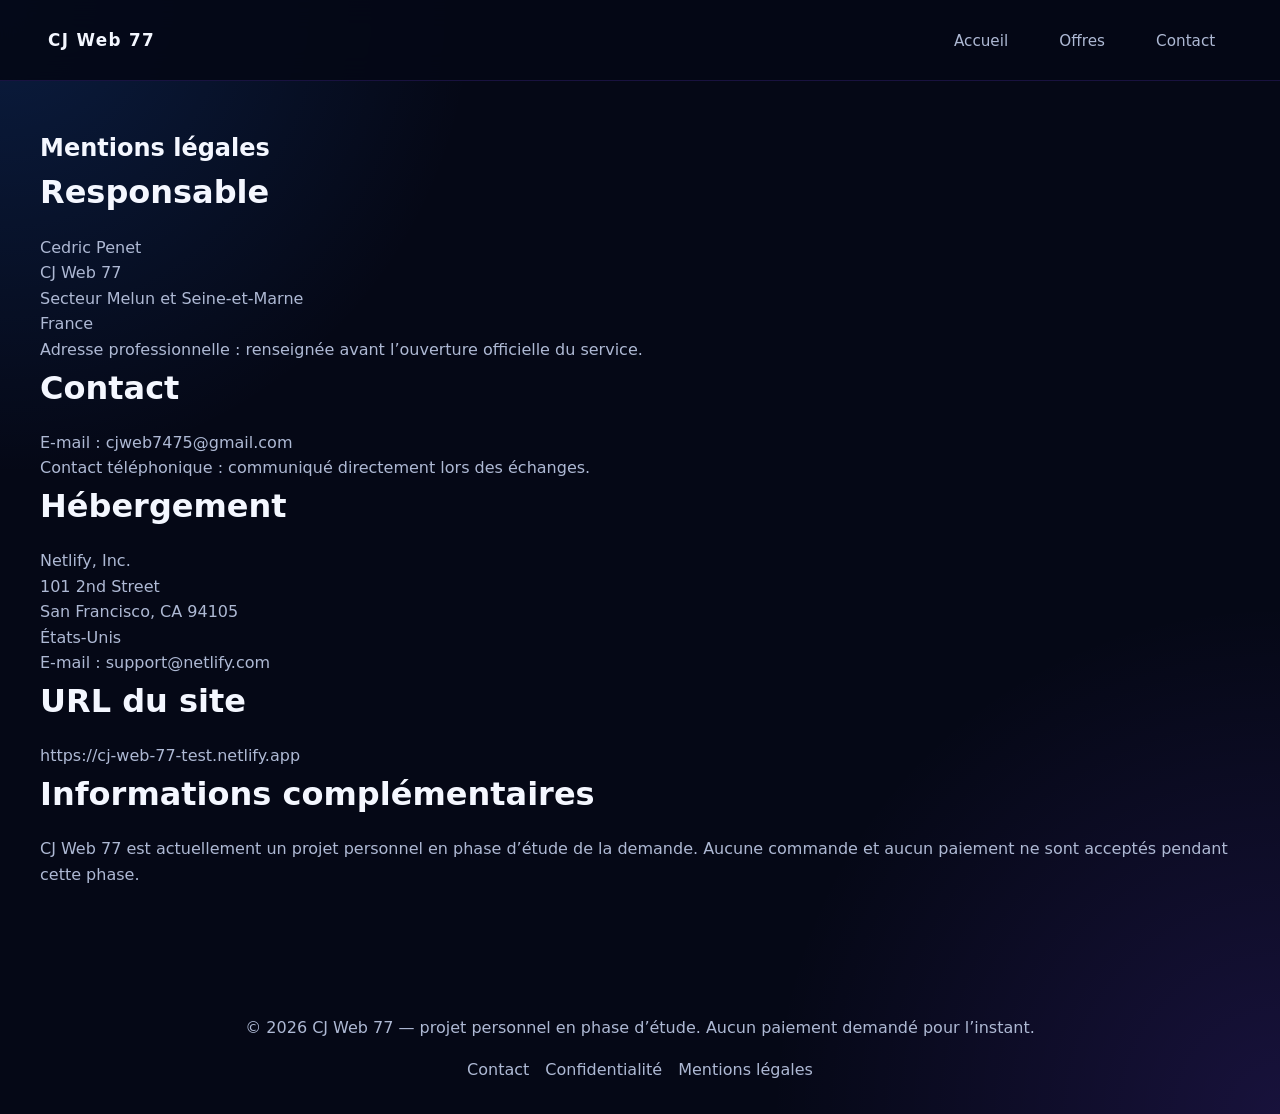
<file: legal.html>
<!DOCTYPE html>
<html lang="fr">
<head>
  <meta charset="UTF-8">
  <meta name="viewport" content="width=device-width, initial-scale=1.0">
  <meta name="robots" content="noindex, nofollow">
  <title>Mentions légales — CJ Web 77</title>
  <meta name="description" content="Mentions légales du projet CJ Web 77 en phase d’étude. Informations à compléter avant publication.">
  <link rel="stylesheet" href="assets/css/reset.css">
  <link rel="stylesheet" href="assets/css/style.css">
</head>
<body>
  <header class="site-header">
    <div class="header-inner">
      <div class="brand"><a href="index.html">CJ Web 77</a></div>
      <button class="menu-toggle" aria-controls="site-navigation" aria-expanded="false" aria-label="Ouvrir le menu"><span class="sr-only">Menu</span></button>
      <nav id="site-navigation" class="site-navigation" aria-label="Navigation principale">
        <ul>
          <li><a href="index.html#accueil">Accueil</a></li>
          <li><a href="index.html#offres">Offres</a></li>
          <li><a href="index.html#contact">Contact</a></li>
        </ul>
      </nav>
    </div>
  </header>
  <main>
    <section>
      <h1>Mentions légales</h1>

      <h2>Responsable</h2>
      <p>Cedric Penet</p>
      <p>CJ Web 77</p>
      <p>Secteur Melun et Seine-et-Marne</p>
      <!-- TODO : renseigner l’adresse professionnelle ou de domiciliation avant le lancement officiel -->
      <p>France</p>
      <p>Adresse professionnelle : renseignée avant l’ouverture officielle du service.</p>

      <h2>Contact</h2>
      <p>E-mail : <a href="mailto:cjweb7475@gmail.com">cjweb7475@gmail.com</a></p>
      <p>Contact téléphonique : communiqué directement lors des échanges.</p>

      <h2>Hébergement</h2>
      <p>Netlify, Inc.</p>
      <p>101 2nd Street</p>
      <p>San Francisco, CA 94105</p>
      <p>États-Unis</p>
      <p>E-mail : <a href="mailto:support@netlify.com">support@netlify.com</a></p>

      <h2>URL du site</h2>
      <p><a href="https://cj-web-77-test.netlify.app">https://cj-web-77-test.netlify.app</a></p>

      <h2>Informations complémentaires</h2>
      <p>CJ Web 77 est actuellement un projet personnel en phase d’étude de la demande. Aucune commande et aucun paiement ne sont acceptés pendant cette phase.</p>
    </section>
  </main>
  <footer>
    <p>© 2026 CJ Web 77 — projet personnel en phase d’étude. Aucun paiement demandé pour l’instant.</p>
    <ul>
      <li><a href="index.html#contact">Contact</a></li>
      <li><a href="privacy.html">Confidentialité</a></li>
      <li><a href="legal.html">Mentions légales</a></li>
    </ul>
  </footer>
</body>
</html>
</file>
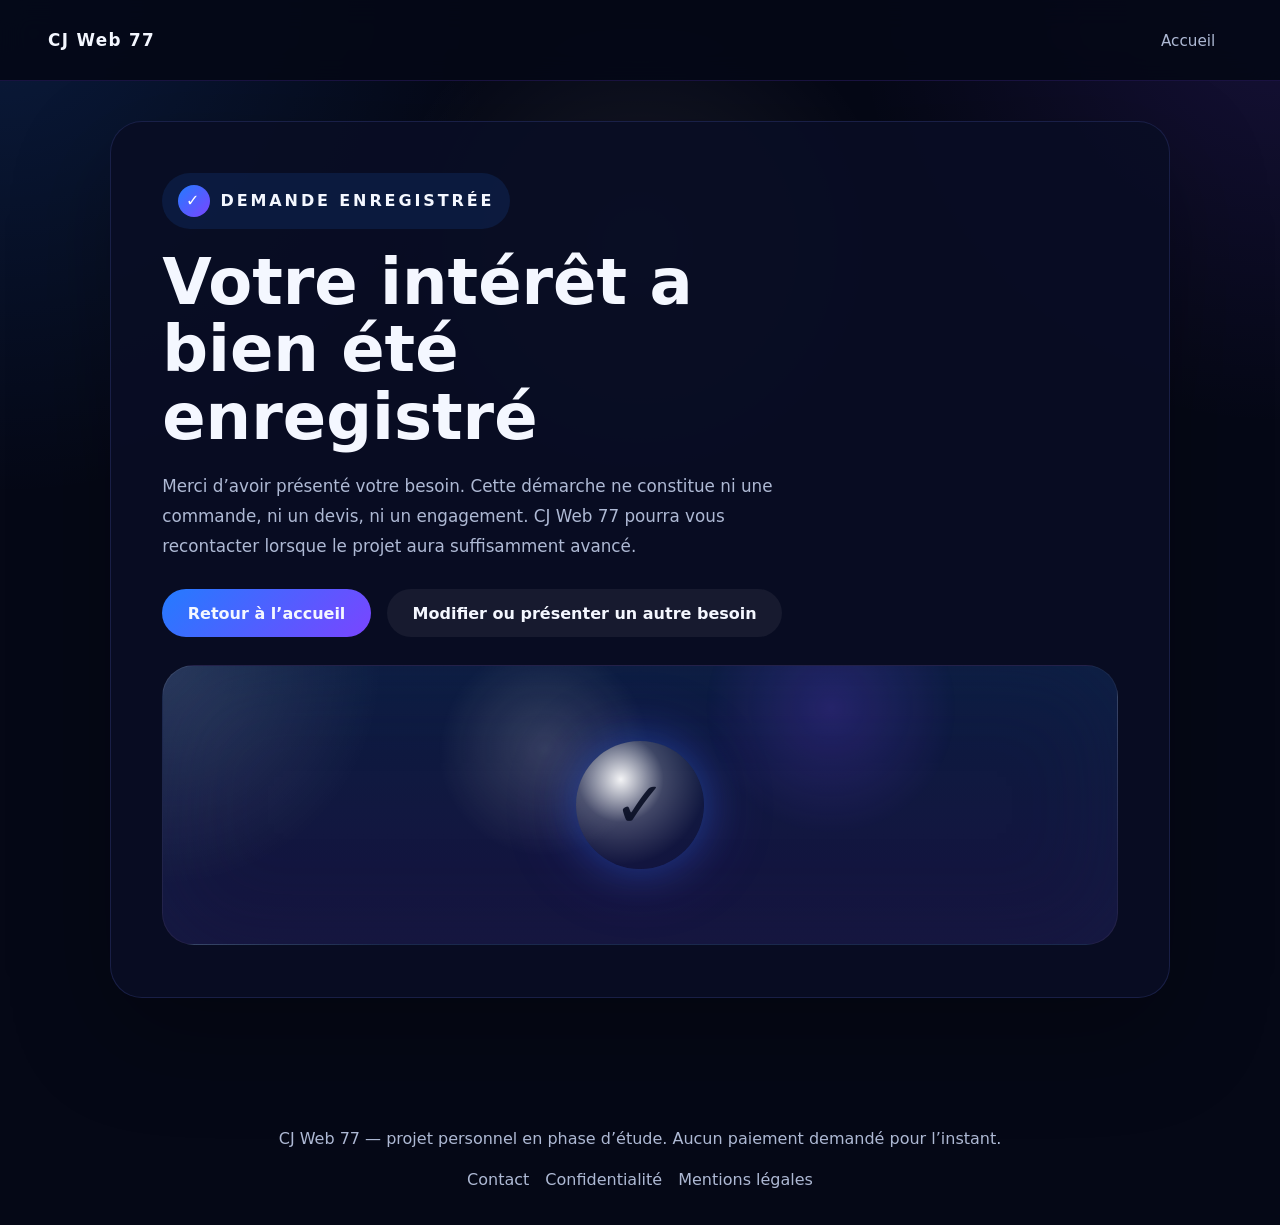
<file: merci.html>
<!DOCTYPE html>
<html lang="fr">
<head>
  <meta charset="UTF-8">
  <meta name="viewport" content="width=device-width, initial-scale=1.0">
  <meta name="robots" content="noindex, nofollow">
  <title>Merci — CJ Web 77</title>
  <meta name="description" content="Votre intérêt pour CJ Web 77 a bien été enregistré.">
  <link rel="stylesheet" href="assets/css/reset.css">
  <link rel="stylesheet" href="assets/css/style.css">
  <style>
    html,
    body {
      width: 100%;
      max-width: 100%;
      margin: 0;
    }

    *,
    *::before,
    *::after {
      box-sizing: border-box;
    }

    .success-page-main,
    .success-card,
    .success-content,
    .success-actions {
      min-width: 0;
      max-width: 100%;
    }

    .success-page-main {
      width: 100%;
      min-width: 0;
      padding-inline: 1rem;
    }

    .success-card {
      min-width: 0;
      max-width: 100%;
    }

    .success-card > *,
    .success-content,
    .success-actions,
    .success-visual {
      min-width: 0;
      max-width: 100%;
    }

    body.thank-you-page {
      min-height: 100vh;
      background: radial-gradient(circle at top left, rgba(36, 123, 255, 0.16), transparent 28%),
                  radial-gradient(circle at top right, rgba(122, 69, 255, 0.14), transparent 24%),
                  radial-gradient(circle at 50% 20%, rgba(255, 255, 255, 0.08), transparent 22%),
                  #050816;
      color: var(--text);
    }

    .thank-you-panel {
      width: min(100%, 1060px);
      margin: 2.5rem auto 3rem;
      padding: clamp(2rem, 4vw, 3.5rem);
      display: grid;
      gap: 1.75rem;
      background: rgba(9, 14, 36, 0.92);
      border: 1px solid rgba(110, 130, 255, 0.16);
      border-radius: 32px;
      box-shadow: 0 36px 100px rgba(0, 0, 0, 0.28);
    }

    .thank-you-panel .hero-copy {
      display: grid;
      gap: 1.25rem;
    }

    .confirm-badge {
      display: inline-flex;
      align-items: center;
      gap: 0.65rem;
      padding: 0.75rem 1rem;
      border-radius: 999px;
      background: rgba(36, 123, 255, 0.12);
      color: var(--text);
      font-weight: 700;
      text-transform: uppercase;
      letter-spacing: 0.18em;
      width: fit-content;
    }

    .confirm-badge::before {
      content: '✓';
      display: inline-flex;
      align-items: center;
      justify-content: center;
      width: 2rem;
      height: 2rem;
      border-radius: 999px;
      background: linear-gradient(135deg, var(--blue), var(--violet));
      color: white;
      font-size: 1rem;
      font-weight: 700;
    }

    .thank-you-panel h1 {
      font-size: clamp(2.8rem, 5vw, 4.8rem);
      margin: 0;
      line-height: 1.05;
      max-width: 12ch;
    }

    .thank-you-panel p {
      max-width: 720px;
      color: var(--text-muted);
      font-size: 1.05rem;
      line-height: 1.8;
    }

    .confirmation-actions {
      display: flex;
      flex-wrap: wrap;
      gap: 1rem;
      align-items: flex-start;
      margin-top: 0.5rem;
    }

    .confirmation-actions .button {
      min-width: 0;
    }

    .confirm-visual {
      position: relative;
      min-height: 280px;
      border-radius: 32px;
      overflow: hidden;
      background: linear-gradient(180deg, rgba(36, 123, 255, 0.14), rgba(122, 69, 255, 0.12)),
                  radial-gradient(circle at top left, rgba(255, 255, 255, 0.16), transparent 22%),
                  rgba(9, 14, 36, 0.96);
      border: 1px solid rgba(255, 255, 255, 0.06);
      box-shadow: inset 0 0 100px rgba(22, 39, 75, 0.32);
      display: grid;
      place-items: center;
    }

    .confirm-visual::before {
      content: '';
      position: absolute;
      inset: 0;
      background: radial-gradient(circle at 40% 30%, rgba(255, 255, 255, 0.18), transparent 18%),
                  radial-gradient(circle at 70% 15%, rgba(122, 69, 255, 0.24), transparent 18%);
      opacity: 0.9;
    }

    .confirm-icon {
      position: relative;
      width: 128px;
      height: 128px;
      border-radius: 50%;
      background: radial-gradient(circle at 35% 30%, rgba(255, 255, 255, 0.95), rgba(255, 255, 255, 0.2) 35%, transparent 70%);
      box-shadow: 0 0 40px rgba(36, 123, 255, 0.35), 0 0 80px rgba(122, 69, 255, 0.2);
      display: grid;
      place-items: center;
      z-index: 1;
    }

    .confirm-icon::after {
      content: '✓';
      font-size: 4rem;
      color: rgba(9, 14, 36, 0.92);
      font-weight: 700;
    }

    @media (max-width: 899px) {
      .thank-you-panel {
        width: calc(100% - 2.5rem);
        max-width: 100%;
        margin: 1.5rem auto 2rem;
      }

      .confirmation-actions {
        flex-direction: column;
      }

      .confirmation-actions .button {
        width: 100%;
      }
    }

    @media (max-width: 480px) {
      .success-page-main {
        width: 100%;
        padding-inline: 1rem;
      }

      .success-card {
        width: 100%;
        max-width: 100%;
        margin-inline: auto;
        padding: 1.5rem;
        overflow: hidden;
      }

      .success-badge {
        max-width: 100%;
        white-space: normal;
        flex-wrap: wrap;
      }

      .thank-you-panel h1,
      .success-card h1 {
        font-size: clamp(2.25rem, 11vw, 3.4rem);
        line-height: 1;
        max-width: 100%;
        overflow-wrap: break-word;
        word-break: normal;
      }

      .success-actions {
        display: grid;
        grid-template-columns: 1fr;
        width: 100%;
      }

      .success-actions a {
        width: 100%;
        max-width: 100%;
      }
    }
  </style>
</head>
<body class="thank-you-page">
  <a href="#main-content" class="skip-link">Aller au contenu principal</a>
  <header class="site-header">
    <div class="header-inner">
      <div class="brand"><a href="index.html">CJ Web 77</a></div>
      <nav class="site-navigation" aria-label="Navigation principale">
        <ul>
          <li><a href="index.html">Accueil</a></li>
        </ul>
      </nav>
    </div>
  </header>

  <main id="main-content" class="success-page-main">
    <section class="thank-you-panel success-card">
      <div class="hero-copy success-content">
        <span class="confirm-badge success-badge">Demande enregistrée</span>
        <h1>Votre intérêt a bien été enregistré</h1>
        <p>Merci d’avoir présenté votre besoin. Cette démarche ne constitue ni une commande, ni un devis, ni un engagement. CJ Web 77 pourra vous recontacter lorsque le projet aura suffisamment avancé.</p>
        <div class="confirmation-actions success-actions">
          <a href="index.html" class="button">Retour à l’accueil</a>
          <a href="index.html#contact" class="button secondary">Modifier ou présenter un autre besoin</a>
        </div>
      </div>
      <div class="confirm-visual" aria-hidden="true">
        <div class="confirm-icon"></div>
      </div>
    </section>
  </main>

  <footer>
    <p>CJ Web 77 — projet personnel en phase d’étude. Aucun paiement demandé pour l’instant.</p>
    <ul>
      <li><a href="index.html#contact">Contact</a></li>
      <li><a href="privacy.html">Confidentialité</a></li>
      <li><a href="legal.html">Mentions légales</a></li>
    </ul>
  </footer>
</body>
</html>
</file>
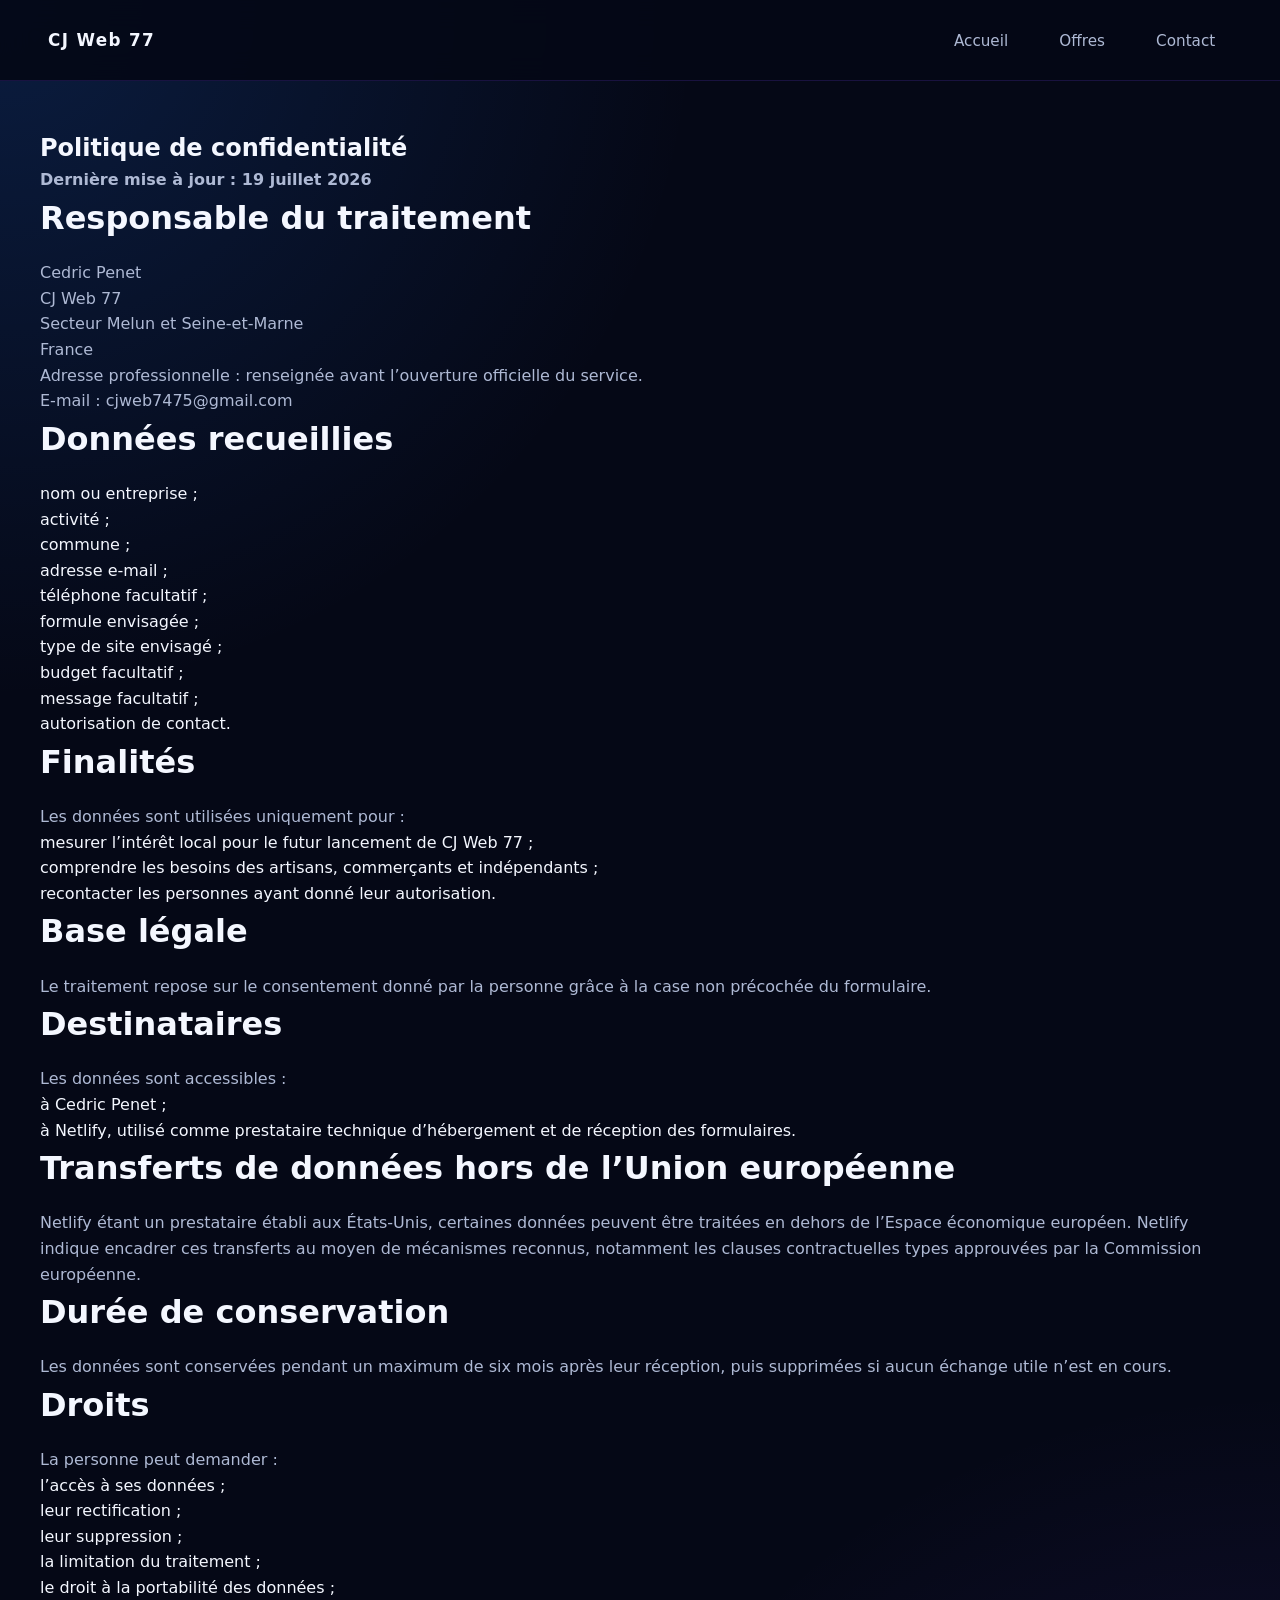
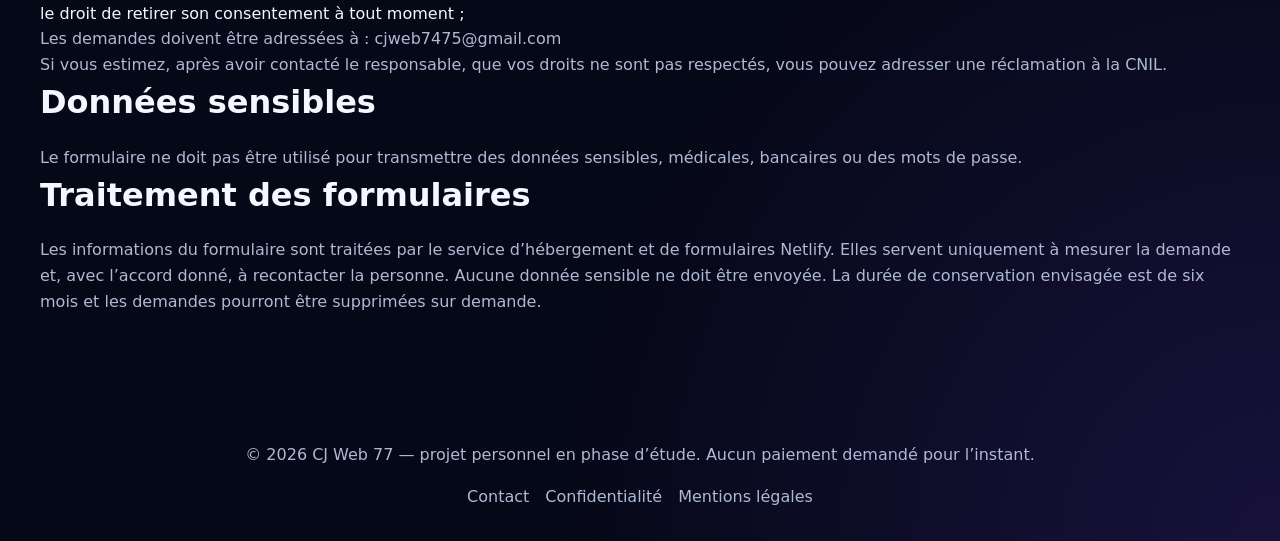
<file: privacy.html>
<!DOCTYPE html>
<html lang="fr">
<head>
  <meta charset="UTF-8">
  <meta name="viewport" content="width=device-width, initial-scale=1.0">
  <meta name="robots" content="noindex, nofollow">
  <title>Politique de confidentialité — CJ Web 77</title>
  <meta name="description" content="Politique de confidentialité du projet CJ Web 77 en phase d’étude. Informations à compléter avant publication.">
  <link rel="stylesheet" href="assets/css/reset.css">
  <link rel="stylesheet" href="assets/css/style.css">
</head>
<body>
  <header class="site-header">
    <div class="header-inner">
      <div class="brand"><a href="index.html">CJ Web 77</a></div>
      <button class="menu-toggle" aria-controls="site-navigation" aria-expanded="false" aria-label="Ouvrir le menu"><span class="sr-only">Menu</span></button>
      <nav id="site-navigation" class="site-navigation" aria-label="Navigation principale">
        <ul>
          <li><a href="index.html#accueil">Accueil</a></li>
          <li><a href="index.html#offres">Offres</a></li>
          <li><a href="index.html#contact">Contact</a></li>
        </ul>
      </nav>
    </div>
  </header>
  <main>
    <section>
      <h1>Politique de confidentialité</h1>
      <p><strong>Dernière mise à jour : 19 juillet 2026</strong></p>

      <h2>Responsable du traitement</h2>
      <p>Cedric Penet</p>
      <p>CJ Web 77</p>
      <p>Secteur Melun et Seine-et-Marne</p>
      <!-- TODO : renseigner l’adresse professionnelle ou de domiciliation avant le lancement officiel -->
      <p>France</p>
      <p>Adresse professionnelle : renseignée avant l’ouverture officielle du service.</p>
      <p>E-mail : <a href="mailto:cjweb7475@gmail.com">cjweb7475@gmail.com</a></p>

      <h2>Données recueillies</h2>
      <ul>
        <li>nom ou entreprise ;</li>
        <li>activité ;</li>
        <li>commune ;</li>
        <li>adresse e-mail ;</li>
        <li>téléphone facultatif ;</li>
        <li>formule envisagée ;</li>
        <li>type de site envisagé ;</li>
        <li>budget facultatif ;</li>
        <li>message facultatif ;</li>
        <li>autorisation de contact.</li>
      </ul>

      <h2>Finalités</h2>
      <p>Les données sont utilisées uniquement pour :</p>
      <ul>
        <li>mesurer l’intérêt local pour le futur lancement de CJ Web 77 ;</li>
        <li>comprendre les besoins des artisans, commerçants et indépendants ;</li>
        <li>recontacter les personnes ayant donné leur autorisation.</li>
      </ul>

      <h2>Base légale</h2>
      <p>Le traitement repose sur le consentement donné par la personne grâce à la case non précochée du formulaire.</p>

      <h2>Destinataires</h2>
      <p>Les données sont accessibles :</p>
      <ul>
        <li>à Cedric Penet ;</li>
        <li>à Netlify, utilisé comme prestataire technique d’hébergement et de réception des formulaires.</li>
      </ul>

      <h2>Transferts de données hors de l’Union européenne</h2>
      <p>Netlify étant un prestataire établi aux États-Unis, certaines données peuvent être traitées en dehors de l’Espace économique européen. Netlify indique encadrer ces transferts au moyen de mécanismes reconnus, notamment les clauses contractuelles types approuvées par la Commission européenne.</p>

      <h2>Durée de conservation</h2>
      <p>Les données sont conservées pendant un maximum de six mois après leur réception, puis supprimées si aucun échange utile n’est en cours.</p>

      <h2>Droits</h2>
      <p>La personne peut demander :</p>
      <ul>
        <li>l’accès à ses données ;</li>
        <li>leur rectification ;</li>
        <li>leur suppression ;</li>
        <li>la limitation du traitement ;</li>
        <li>le droit à la portabilité des données ;</li>
        <li>le droit de retirer son consentement à tout moment ;</li>
      </ul>
      <p>Les demandes doivent être adressées à : <a href="mailto:cjweb7475@gmail.com">cjweb7475@gmail.com</a></p>
      <p>Si vous estimez, après avoir contacté le responsable, que vos droits ne sont pas respectés, vous pouvez adresser une réclamation à la CNIL.</p>

      <h2>Données sensibles</h2>
      <p>Le formulaire ne doit pas être utilisé pour transmettre des données sensibles, médicales, bancaires ou des mots de passe.</p>

      <h2>Traitement des formulaires</h2>
      <p>Les informations du formulaire sont traitées par le service d’hébergement et de formulaires Netlify. Elles servent uniquement à mesurer la demande et, avec l’accord donné, à recontacter la personne. Aucune donnée sensible ne doit être envoyée. La durée de conservation envisagée est de six mois et les demandes pourront être supprimées sur demande.</p>
    </section>
  </main>
  <footer>
    <p>© 2026 CJ Web 77 — projet personnel en phase d’étude. Aucun paiement demandé pour l’instant.</p>
    <ul>
      <li><a href="index.html#contact">Contact</a></li>
      <li><a href="privacy.html">Confidentialité</a></li>
      <li><a href="legal.html">Mentions légales</a></li>
    </ul>
  </footer>
</body>
</html>
</file>
<file: assets/css/style.css>
/* style.css */
:root {
  color-scheme: dark;
  --bg: #050816;
  --bg-secondary: #090E24;
  --blue: #247BFF;
  --violet: #7A45FF;
  --violet-light: #A970FF;
  --text: #F4F7FF;
  --text-muted: #AEB9D4;
  --border: rgba(110, 130, 255, 0.22);
  --card: rgba(9, 14, 36, 0.84);
  --shadow: 0 20px 80px rgba(0, 0, 0, 0.3);
  --radius: 24px;
}

html {
  scroll-behavior: smooth;
}

body {
  min-height: 100vh;
  background: radial-gradient(circle at top left, rgba(36, 123, 255, 0.18), transparent 28%),
              radial-gradient(circle at bottom right, rgba(122, 69, 255, 0.16), transparent 30%),
              var(--bg);
  color: var(--text);
}

.skip-link {
  position: absolute;
  width: 1px;
  height: 1px;
  padding: 0;
  margin: -1px;
  overflow: hidden;
  clip: rect(0 0 0 0);
  clip-path: inset(50%);
  white-space: nowrap;
  border: 0;
}
.skip-link:focus {
  left: 1rem;
  top: 1rem;
  width: auto;
  height: auto;
  padding: 0.75rem 1rem;
  background: rgba(5, 8, 22, 0.95);
  border: 1px solid var(--blue);
  z-index: 1000;
}

body {
  font-family: Inter, ui-sans-serif, system-ui, -apple-system, BlinkMacSystemFont, "Segoe UI", sans-serif;
  line-height: 1.6;
}

.site-header {
  position: sticky;
  top: 0;
  z-index: 50;
  background: rgba(5, 8, 22, 0.92);
  backdrop-filter: blur(14px);
  border-bottom: 1px solid rgba(122, 69, 255, 0.18);
}

.header-inner {
  display: flex;
  align-items: center;
  justify-content: space-between;
  width: min(calc(100% - 3rem), 1320px);
  margin-inline: auto;
  padding: 0 1.5rem;
  min-height: 72px;
}

.site-header .brand {
  font-weight: 700;
  letter-spacing: 0.08em;
  font-size: 1.05rem;
}

.site-header .brand a {
  color: var(--text);
}

.menu-toggle {
  background: rgba(255, 255, 255, 0.06);
  color: var(--text);
  padding: 0.8rem;
  border-radius: 999px;
  display: inline-flex;
  align-items: center;
  justify-content: center;
}

.menu-toggle .sr-only {
  position: absolute;
  width: 1px;
  height: 1px;
  padding: 0;
  margin: -1px;
  overflow: hidden;
  clip: rect(0, 0, 0, 0);
  white-space: nowrap;
  border: 0;
}

.site-navigation {
  display: none;
}

.site-navigation ul {
  display: flex;
  flex-wrap: wrap;
  gap: 1rem;
}

.site-navigation a {
  color: var(--text-muted);
  padding: 0.75rem 1rem;
  border-radius: 999px;
  font-size: 0.95rem;
}

.site-navigation a:hover,
.site-navigation a:focus-visible {
  color: var(--text);
  background: rgba(36, 123, 255, 0.08);
}

.header-cta {
  background: linear-gradient(135deg, var(--blue), var(--violet));
  color: var(--text);
  padding: 0.85rem 1.3rem;
  font-size: 0.95rem;
}

.hero {
  padding: 3rem 0 2rem;
}

.hero-content {
  width: min(calc(100% - 3rem), 1320px);
  margin-inline: auto;
  display: grid;
  gap: 2rem;
}

.hero-copy {
  display: grid;
  gap: 1.25rem;
}

.hero-pretitle {
  text-transform: uppercase;
  letter-spacing: 0.3em;
  font-size: 0.8rem;
  color: var(--violet);
}

.hero-content h1 {
  font-size: clamp(3.6rem, 4.8vw, 5.6rem);
  line-height: 0.98;
  max-width: 760px;
}

.hero-subtitle,
.hero-copy > p:not(.hero-badge) {
  color: var(--text-muted);
  max-width: 620px;
}

.hero-badge {
  display: inline-flex;
  align-items: center;
  gap: 0.5rem;
  margin-top: 1rem;
  padding: 0.65rem 1rem;
  border-radius: 999px;
  background: rgba(122, 69, 255, 0.12);
  color: var(--text);
  border: 1px solid rgba(122, 69, 255, 0.22);
  max-width: fit-content;
}

.hero-actions {
  display: flex;
  flex-wrap: wrap;
  gap: 1rem;
  min-width: 0;
}

.hero-content,
.hero-copy,
.hero-visual {
  min-width: 0;
}

.hero-visual {
  position: relative;
  min-width: 0;
  min-height: 460px;
  border-radius: 2rem;
  overflow: hidden;
  border: 1px solid rgba(110, 130, 255, 0.25);
  box-shadow:
    0 0 40px rgba(36, 123, 255, 0.14),
    0 0 70px rgba(122, 69, 255, 0.12);
}

.hero-visual::after {
  content: "";
  position: absolute;
  inset: 0;
  pointer-events: none;
  background:
    linear-gradient(
      90deg,
      rgba(5, 8, 22, 0.35),
      rgba(5, 8, 22, 0.04) 48%,
      rgba(5, 8, 22, 0.08)
    );
}

.hero-city-image {
  display: block;
  width: 100%;
  height: 100%;
  min-height: 500px;
  object-fit: cover;
  object-position: center right;
}

@media (min-width: 900px) {
  .site-header {
    border-bottom: 1px solid rgba(122, 69, 255, 0.18);
  }

  .header-inner {
    height: 80px;
  }

  .menu-toggle {
    display: none;
  }

  .site-navigation {
    display: flex;
  }

  .site-navigation ul {
    gap: 1.1rem;
  }

  .site-navigation a {
    padding: 0.85rem 1.05rem;
  }

  .hero {
    padding: 5rem 1.5rem 4rem;
  }

  .hero-content {
    grid-template-columns: minmax(0, 1.05fr) minmax(400px, 0.95fr);
    align-items: center;
    gap: clamp(3rem, 6vw, 6rem);
  }

  .hero-copy {
    align-self: center;
  }

  .hero-visual {
    min-height: 500px;
  }

  .section-intro--split {
    grid-template-columns: repeat(2, minmax(0, 1fr));
  }

  .cards-demo,
  .offer-grid {
    grid-template-columns: repeat(3, minmax(0, 1fr));
  }
}

@media (max-width: 899px) {
  .site-header {
    padding: 0 1rem;
  }

  .header-inner {
    padding: 0.75rem 0;
  }

  .hero-content {
    grid-template-columns: 1fr;
  }

  .hero-copy,
  .hero-visual {
    width: 100%;
  }

  .hero-visual {
    min-height: 320px;
  }

  .hero-city-image {
    min-height: 0;
    height: clamp(260px, 70vw, 340px);
    object-position: 68% center;
  }

  .hero-actions {
    flex-direction: column;
  }

  .hero-content h1 {
    font-size: clamp(2.5rem, 9vw, 3.8rem);
    text-align: left;
  }

  .hero-subtitle,
  .hero-copy > p:not(.hero-badge) {
    max-width: 100%;
  }

  .section-intro--split {
    grid-template-columns: 1fr;
  }

  .offer-disclaimer {
    flex-direction: column;
  }
}

.button {
  display: inline-flex;
  align-items: center;
  justify-content: center;
  min-height: 48px;
  padding: 0 1.6rem;
  border-radius: 999px;
  background: linear-gradient(135deg, var(--blue), var(--violet));
  color: var(--text);
  font-weight: 600;
  transition: transform 180ms ease, box-shadow 180ms ease;
}

.button:hover,
.button:focus-visible {
  transform: translateY(-1px);
  box-shadow: 0 14px 40px rgba(36, 123, 255, 0.22);
}

.button.secondary {
  background: rgba(255, 255, 255, 0.06);
  color: var(--text);
}

.button.disabled,
button.disabled {
  cursor: not-allowed;
  opacity: 0.5;
  background: rgba(255, 255, 255, 0.08);
  border: 1px solid rgba(255, 255, 255, 0.08);
}

main {
  padding: 0 1.5rem 3rem;
}

section {
  max-width: 1200px;
  margin: 0 auto;
  padding: 3rem 0;
}

.why-panel {
  display: grid;
  gap: 1.5rem;
  background: rgba(9, 14, 36, 0.92);
  border: 1px solid rgba(110, 130, 255, 0.18);
  border-radius: 32px;
  padding: 2rem;
  box-shadow: 0 30px 80px rgba(0, 0, 0, 0.2);
}

.why-copy h2 {
  margin-bottom: 1rem;
}

.why-copy p,
.why-highlight p {
  color: var(--text-muted);
  line-height: 1.75;
}

.why-highlight {
  padding: 1.5rem;
  border-radius: 24px;
  background: rgba(36, 123, 255, 0.08);
  border: 1px solid rgba(36, 123, 255, 0.16);
}

.highlight-label {
  display: inline-flex;
  padding: 0.45rem 0.85rem;
  border-radius: 999px;
  background: rgba(122, 69, 255, 0.12);
  color: var(--violet);
  font-size: 0.85rem;
  font-weight: 700;
  letter-spacing: 0.1em;
  text-transform: uppercase;
  margin-bottom: 1rem;
}

.service-grid {
  display: grid;
  gap: 1.5rem;
}

.service-card {
  position: relative;
  display: grid;
  gap: 1.2rem;
  padding: 2rem;
  border-radius: 28px;
  background: rgba(9, 14, 36, 0.92);
  border: 1px solid rgba(110, 130, 255, 0.18);
  transition: transform 180ms ease, border-color 180ms ease, box-shadow 180ms ease;
}

.service-card:hover,
.service-card:focus-within {
  transform: translateY(-3px);
  border-color: rgba(36, 123, 255, 0.35);
  box-shadow: 0 20px 60px rgba(36, 123, 255, 0.1);
}

.service-icon {
  width: 56px;
  height: 56px;
  border-radius: 18px;
  display: inline-flex;
  align-items: center;
  justify-content: center;
  background: rgba(255, 255, 255, 0.06);
  border: 1px solid rgba(255, 255, 255, 0.08);
}

.service-icon::before {
  content: '';
  display: block;
  width: 26px;
  height: 26px;
  border-radius: 6px;
  background: linear-gradient(135deg, var(--blue), var(--violet));
}

.service-icon--shield::before {
  clip-path: polygon(50% 0%, 95% 25%, 85% 85%, 50% 100%, 15% 85%, 5% 25%);
}

.service-icon--seo::before {
  clip-path: polygon(0 15%, 100% 15%, 100% 85%, 0 85%, 0 15%, 25% 15%, 25% 70%, 75% 70%, 75% 85%, 25% 85%, 25% 15%);
}

.service-icon--support::before {
  clip-path: polygon(50% 0%, 95% 25%, 80% 95%, 20% 95%, 5% 25%);
}

.service-card h3 {
  margin-top: 0.75rem;
}

.service-card p {
  color: var(--text-muted);
}

@media (min-width: 900px) {
  .why-panel {
    grid-template-columns: 1.2fr 0.8fr;
    gap: 2rem;
  }

  .service-grid {
    grid-template-columns: repeat(2, minmax(0, 1fr));
    gap: 1.5rem;
  }

  .service-card {
    min-height: 240px;
  }
}

@media (max-width: 899px) {
  .why-panel {
    gap: 1.25rem;
  }

  .service-grid {
    grid-template-columns: 1fr;
  }
}

section h2 {
  font-size: 2rem;
  margin-bottom: 1rem;
}

section p {
  color: var(--text-muted);
}

.cards {
  display: grid;
  gap: 1.5rem;
}

.card,
.offer-card,
.service-card,
.phase-step {
  background: var(--card);
  border: 1px solid var(--border);
  border-radius: var(--radius);
  padding: 1.75rem;
  box-shadow: var(--shadow);
}

.card h3,
.offer-card h3,
.service-card h3,
.phase-step h3 {
  margin-bottom: 0.85rem;
}

.tag {
  display: inline-flex;
  margin: 1rem 0 0.75rem;
  padding: 0.45rem 0.85rem;
  border-radius: 999px;
  background: rgba(122, 69, 255, 0.12);
  color: var(--violet);
  font-size: 0.95rem;
}

.demo-note {
  color: var(--text-muted);
  margin-top: 0.75rem;
}

.section-intro {
  display: grid;
  gap: 1.5rem;
  align-items: start;
}

.section-intro--split {
  grid-template-columns: 1fr auto;
  align-items: center;
  min-width: 0;
}

.section-intro--split > * {
  min-width: 0;
}

.section-pretitle {
  text-transform: uppercase;
  letter-spacing: 0.2em;
  font-size: 0.8rem;
  color: var(--text-muted);
  margin-bottom: 0.85rem;
}

.section-badge {
  display: inline-flex;
  align-items: center;
  justify-content: center;
  min-width: 0;
  max-width: 100%;
  padding: 0.85rem 1rem;
  border-radius: 999px;
  background: rgba(122, 69, 255, 0.1);
  color: var(--violet);
  font-size: 0.95rem;
  text-align: center;
}

.cards-demo {
  display: grid;
  gap: 1.5rem;
  margin-top: 1.5rem;
}

.demo-card {
  display: grid;
  gap: 1rem;
  overflow: hidden;
}

.card-preview {
  position: relative;
  min-height: 13rem;
  border-radius: calc(var(--radius) + 0.5rem);
  overflow: hidden;
  background: linear-gradient(180deg, rgba(16, 24, 56, 0.96), rgba(12, 18, 42, 0.95));
  border: 1px solid rgba(255, 255, 255, 0.08);
}

.preview-badge {
  position: absolute;
  z-index: 1;
  top: 1rem;
  left: 1rem;
  padding: 0.45rem 0.75rem;
  border-radius: 999px;
  background: rgba(255, 255, 255, 0.08);
  color: var(--text);
  font-size: 0.85rem;
  backdrop-filter: blur(8px);
}

.card-body {
  background: var(--card);
  border: 1px solid var(--border);
  border-radius: var(--radius);
  padding: 1.5rem;
  box-shadow: var(--shadow);
}

.card-body h3 {
  margin-bottom: 0.55rem;
}

.card-body p {
  margin-bottom: 0.9rem;
}

.card-features {
  display: grid;
  gap: 0.55rem;
  margin-bottom: 1rem;
  color: var(--text-muted);
}

.card-features li {
  list-style: none;
  position: relative;
  padding-left: 1.35rem;
}

.card-features li::before {
  content: "•";
  position: absolute;
  left: 0;
  color: var(--violet);
}

.card-preview--garage {
  background: linear-gradient(180deg, rgba(10, 15, 35, 0.95), rgba(25, 15, 45, 0.95));
}

.card-preview--reno {
  background: linear-gradient(180deg, rgba(10, 18, 29, 0.95), rgba(22, 14, 35, 0.95));
}

.card-preview--ink {
  background: linear-gradient(180deg, rgba(7, 10, 26, 0.95), rgba(15, 10, 38, 0.95));
}

.preview-art {
  position: absolute;
  inset: 0;
}

.preview-shape,
.preview-swatch,
.preview-strip,
.preview-line,
.preview-motif,
.preview-gallery,
.preview-stroke,
.preview-dots {
  position: absolute;
  border-radius: 999px;
  opacity: 0.85;
}

.preview-shape--car {
  top: 20%;
  left: 15%;
  width: 28%;
  height: 28%;
  background: rgba(255, 255, 255, 0.08);
  transform: rotate(-12deg);
}

.preview-panel--garage {
  bottom: 18%;
  right: 10%;
  width: 55%;
  height: 26%;
  background: rgba(255, 255, 255, 0.06);
  border-radius: 1.5rem;
}

.preview-dots {
  bottom: 10%;
  left: 12%;
  width: 20%;
  height: 10%;
  background: radial-gradient(circle, rgba(122, 69, 255, 0.55) 0%, transparent 70%);
}

.preview-strip--beige {
  top: 18%;
  left: 12%;
  width: 65%;
  height: 18%;
  background: rgba(255, 232, 210, 0.18);
  border-radius: 1rem;
}

.preview-swatch--blue {
  top: 48%;
  right: 12%;
  width: 22%;
  height: 22%;
  background: rgba(72, 133, 255, 0.24);
}

.preview-line {
  bottom: 16%;
  left: 18%;
  width: 40%;
  height: 0.5rem;
  background: rgba(255, 255, 255, 0.1);
  border-radius: 999px;
}

.preview-motif {
  top: 18%;
  left: 15%;
  width: 60%;
  height: 34%;
  background: rgba(255, 255, 255, 0.05);
  border-radius: 1.5rem;
}

.preview-gallery {
  bottom: 18%;
  left: 12%;
  width: 70%;
  height: 16%;
  background: rgba(255, 255, 255, 0.08);
}

.garage-preview {
  position: relative;
  overflow: hidden;
}

.garage-preview img {
  display: block;
  width: 100%;
  height: 100%;
  min-height: 240px;
  object-fit: cover;
  object-position: center;
}

.garage-preview::after {
  content: "";
  position: absolute;
  inset: 0;
  pointer-events: none;
  background: linear-gradient(
    180deg,
    rgba(5, 7, 20, 0.05),
    rgba(5, 7, 20, 0.34)
  );
}

.ink-horizon-preview {
  position: relative;
  overflow: hidden;
}

.ink-horizon-preview img {
  display: block;
  width: 100%;
  height: 100%;
  min-height: 240px;
  object-fit: cover;
  object-position: 72% center;
}

.ink-horizon-preview::after {
  content: "";
  position: absolute;
  inset: 0;
  pointer-events: none;
  background: linear-gradient(
    180deg,
    rgba(9, 9, 9, 0.04),
    rgba(9, 9, 9, 0.48)
  );
}

.atelier-nova-preview {
  position: relative;
  overflow: hidden;
}

.atelier-nova-preview img {
  display: block;
  width: 100%;
  height: 100%;
  min-height: 240px;
  object-fit: cover;
  object-position: center;
}

.atelier-nova-preview::after {
  content: "";
  position: absolute;
  inset: 0;
  pointer-events: none;
  background: linear-gradient(
    180deg,
    rgba(39, 43, 41, 0.02),
    rgba(39, 43, 41, 0.28)
  );
}

.preview-label {
  position: absolute;
  z-index: 1;
  left: 1rem;
  bottom: 1rem;
  padding: 0.55rem 0.9rem;
  border-radius: 999px;
  background: rgba(0, 0, 0, 0.5);
  color: #fff;
  font-size: 0.9rem;
  line-height: 1.3;
}

    rgba(39, 43, 41, 0.28)
  );
}

.preview-stroke {
  bottom: 14%;
  right: 14%;
  width: 22%;
  height: 18%;
  background: rgba(122, 69, 255, 0.18);
  border-radius: 1rem;
}

.preview-art--ink .preview-motif {
  transform: rotate(-14deg);
}

.preview-art--ink .preview-gallery {
  border-radius: 1rem;
}

.preview-art--ink .preview-stroke {
  border-radius: 50% 15% 50% 15%;
}

.offers p,
.offers ul {
  color: var(--text-muted);
}

.badge {
  display: inline-flex;
  margin-bottom: 1rem;
  padding: 0.55rem 0.85rem;
  border-radius: 999px;
  background: rgba(36, 123, 255, 0.12);
  color: var(--blue);
  font-size: 0.95rem;
}

.offer-note p {
  color: var(--text-muted);
  margin-top: 0.8rem;
}

.offer-grid {
  display: grid;
  gap: 1.5rem;
  margin-top: 1.5rem;
}

.offer-summary {
  background: rgba(18, 10, 38, 0.95);
  border: 1px solid rgba(122, 69, 255, 0.18);
  border-radius: var(--radius);
  padding: 2rem;
  box-shadow: var(--shadow);
  display: grid;
  gap: 1.5rem;
}

.offer-summary-title {
  margin: 0;
  color: var(--text-muted);
  line-height: 1.6;
  font-size: 1rem;
  max-width: 80rem;
}

.offer-scope-grid {
  display: grid;
  gap: 1rem;
  grid-template-columns: repeat(3, minmax(0, 1fr));
}

.offer-scope-card {
  background: var(--card);
  border: 1px solid var(--border);
  border-radius: var(--radius);
  padding: 1.35rem;
  display: grid;
  gap: 0.9rem;
}

.offer-scope-card h4 {
  margin: 0;
  color: var(--text);
  font-size: 1rem;
}

.offer-scope-card ul {
  margin: 0;
  padding: 0;
  list-style: none;
  color: var(--text-muted);
  display: grid;
  gap: 0.55rem;
}

.offer-scope-card li {
  position: relative;
  padding-left: 1.3rem;
}

.offer-scope-card li::before {
  content: "•";
  position: absolute;
  left: 0;
  color: var(--violet);
}

.offer-summary-note {
  margin: 0;
  color: var(--text-muted);
  line-height: 1.7;
}

@media (max-width: 900px) {
  .offer-scope-grid {
    grid-template-columns: 1fr;
  }
}

.offer-card {
  background: var(--card);
  border: 1px solid var(--border);
  border-radius: var(--radius);
  padding: 1.75rem;
  box-shadow: var(--shadow);
  display: grid;
  gap: 1rem;
}

.offer-card--featured {
  border-color: rgba(122, 69, 255, 0.35);
  background: rgba(18, 10, 38, 0.95);
}

.offer-ribbon {
  display: inline-flex;
  align-items: center;
  justify-content: center;
  padding: 0.55rem 0.85rem;
  border-radius: 999px;
  background: rgba(122, 69, 255, 0.15);
  color: var(--violet);
  font-size: 0.85rem;
  text-transform: uppercase;
  letter-spacing: 0.08em;
}

.offer-card-header {
  display: grid;
  gap: 0.35rem;
}

.offer-plan {
  font-weight: 700;
  text-transform: uppercase;
  letter-spacing: 0.1em;
  color: var(--text);
}

.offer-price {
  font-size: 2rem;
  font-weight: 700;
  color: var(--text);
}

.offer-subtitle {
  color: var(--text-muted);
}

.offer-features {
  display: grid;
  gap: 0.5rem;
  margin: 0;
  padding: 0;
  list-style: none;
  color: var(--text-muted);
}

.offer-features li {
  position: relative;
  padding-left: 1.3rem;
}

.offer-features li::before {
  content: "•";
  position: absolute;
  left: 0;
  color: var(--violet);
}

.offer-disclaimer {
  display: flex;
  gap: 1rem;
  align-items: flex-start;
  margin-top: 1.5rem;
  padding: 1.25rem 1.5rem;
  border: 1px solid rgba(255, 255, 255, 0.08);
  border-radius: var(--radius);
  background: rgba(20, 26, 48, 0.85);
}

.info-icon {
  display: inline-flex;
  align-items: center;
  justify-content: center;
  width: 2rem;
  height: 2rem;
  border-radius: 50%;
  background: rgba(122, 69, 255, 0.18);
  color: var(--violet);
  font-weight: 700;
}

.offer-disclaimer p {
  margin: 0;
  color: var(--text-muted);
  line-height: 1.6;
}

.form-field {
  display: grid;
  gap: 0.55rem;
  margin-bottom: 1.25rem;
}

.contact-card {
  background: linear-gradient(180deg, rgba(11, 16, 34, 0.96), rgba(8, 12, 26, 0.98));
  border: 1px solid rgba(122, 69, 255, 0.18);
  border-radius: 32px;
  padding: 2rem;
  box-shadow: 0 38px 110px rgba(0, 0, 0, 0.28);
}

.contact-card-header {
  margin-bottom: 1.5rem;
}

.contact-grid {
  display: grid;
  gap: 1.25rem;
}

.contact-grid .full-width {
  grid-column: 1 / -1;
}

.checkbox-field {
  display: flex;
  align-items: flex-start;
  gap: 0.85rem;
}

.checkbox-field input[type="checkbox"] {
  margin-top: 0.2rem;
  width: 1.25rem;
  height: 1.25rem;
}

label {
  color: var(--text);
  font-weight: 600;
}

input,
select,
textarea {
  width: 100%;
  min-height: 3rem;
  padding: 0.95rem 1rem;
  border-radius: 1rem;
  border: 1px solid rgba(255, 255, 255, 0.12);
  background: rgba(9, 14, 36, 0.96);
  color: var(--text);
}

textarea {
  min-height: 8rem;
}

.phase-grid {
  display: grid;
  gap: 1.25rem;
  margin-top: 1.5rem;
}

.phase-step {
  background: rgba(12, 18, 40, 0.96);
  border: 1px solid rgba(122, 69, 255, 0.18);
  border-radius: 28px;
  padding: 1.5rem;
  box-shadow: inset 0 0 0 1px rgba(255, 255, 255, 0.04);
}

.phase-step h3 {
  margin-bottom: 0.75rem;
}

.phase-note {
  margin-top: 1.5rem;
  color: var(--text-muted);
}

details.faq-item {
  background: rgba(9, 14, 36, 0.92);
  border: 1px solid rgba(110, 130, 255, 0.18);
  border-radius: 24px;
  padding: 1rem 1.25rem;
  margin-bottom: 1rem;
}

details.faq-item summary {
  display: flex;
  align-items: center;
  justify-content: space-between;
  list-style: none;
  cursor: pointer;
  font-weight: 700;
  color: var(--text);
  padding: 0.5rem 0;
}

details.faq-item summary::marker {
  display: none;
}

details.faq-item summary::-webkit-details-marker {
  display: none;
}

details.faq-item[open] summary {
  color: var(--blue);
}

.faq-answer {
  padding-top: 0.75rem;
  color: var(--text-muted);
  line-height: 1.8;
}

footer {
  padding: 2rem 1.5rem;
  text-align: center;
  color: var(--text-muted);
}

footer ul {
  display: flex;
  justify-content: center;
  gap: 1rem;
  margin-top: 1rem;
}

footer a {
  color: var(--text-muted);
}

@media (min-width: 900px) {
  .phase-grid {
    grid-template-columns: repeat(4, minmax(0, 1fr));
  }

  .contact-grid {
    grid-template-columns: repeat(2, minmax(0, 1fr));
  }

  .contact-grid .full-width {
    grid-column: span 2;
  }
}

@media (max-width: 899px) {
  .contact-card {
    padding: 1.5rem;
  }

  .contact-grid {
    grid-template-columns: 1fr;
  }

  .phase-grid {
    grid-template-columns: 1fr;
  }
}

input:focus,
select:focus,
textarea:focus,
button:focus-visible,
.site-navigation a:focus-visible {
  outline: 2px solid var(--blue);
  outline-offset: 3px;
  border-color: rgba(36, 123, 255, 0.9);
  box-shadow: 0 0 0 4px rgba(36, 123, 255, 0.16);
}

input:valid,
select:valid,
textarea:valid {
  border-color: rgba(34, 197, 94, 0.8);
}

input:invalid:not(:focus),
select:invalid:not(:focus),
textarea:invalid:not(:focus) {
  border-color: rgba(255, 99, 99, 0.8);
}

button:disabled,
.button.disabled,
button.disabled {
  cursor: not-allowed;
  opacity: 0.5;
  background: rgba(255, 255, 255, 0.08);
  border: 1px solid rgba(255, 255, 255, 0.08);
}

.form-helper,
.privacy-note,
.note {
  color: var(--text-muted);
}

.honeypot-field {
  position: absolute;
  width: 1px;
  height: 1px;
  padding: 0;
  margin: -1px;
  overflow: hidden;
  clip: rect(0 0 0 0);
  clip-path: inset(50%);
  white-space: nowrap;
  border: 0;
}

#form-status {
  min-height: 2rem;
  margin-bottom: 1rem;
  color: var(--text);
}

.faq-item {
  margin-bottom: 1.5rem;
}

.faq-item h3 {
  margin-bottom: 0.6rem;
}

footer {
  padding: 2rem 1.5rem;
  text-align: center;
  color: var(--text-muted);
}

footer ul {
  display: flex;
  justify-content: center;
  gap: 1rem;
  margin-top: 1rem;
}

footer a {
  color: var(--text-muted);
}

@media (min-width: 900px) {
  .hero {
    padding-top: 5rem;
  }

  .hero-content {
    grid-template-columns: 1.4fr 1fr;
    align-items: center;
  }

  .hero-content > p {
    max-width: none;
  }

  .hero-actions {
    justify-content: flex-start;
  }

  .cards {
    grid-template-columns: repeat(3, minmax(0, 1fr));
  }

  .cards-grid-2 {
    grid-template-columns: repeat(2, minmax(0, 1fr));
  }

  #offres > .offer-card {
    display: inline-block;
    width: calc((100% - 2rem) / 3);
    vertical-align: top;
  }

  #offres {
    display: grid;
    gap: 1.5rem;
  }

  .offer-card,
  .service-card {
    min-height: 100%;
  }

  .phase-step {
    display: grid;
    gap: 0.5rem;
  }
}

@media (max-width: 899px) {
  .site-navigation {
    display: none;
  }

  .site-header {
    display: flex;
    justify-content: space-between;
    align-items: center;
  }

  .hero-actions {
    flex-direction: column;
  }

  .cards,
  .cards-grid-2,
  .offer-card {
    grid-template-columns: 1fr;
  }

  .offer-card,
  .service-card,
  .phase-step,
  .card {
    width: 100%;
  }

  section {
    padding: 2rem 0;
  }
}

@media (prefers-reduced-motion: reduce) {
  *,
  *::before,
  *::after {
    animation-duration: 0.001ms !important;
    animation-iteration-count: 1 !important;
    transition-duration: 0.001ms !important;
    scroll-behavior: auto !important;
  }
}
</file>
<file: demos/atelier-nova-renovation/assets/css/style.css>
/* Atelier Nova Rénovation */
:root {
  color-scheme: light;
  --bg: #fcfaf5;
  --surface: #f5f1e8;
  --panel: #ffffff;
  --text: #272b29;
  --muted: #747873;
  --accent: #b86745;
  --accent-soft: #d9c6a3;
  --sage: #718277;
  --border: rgba(39, 43, 41, 0.12);
  --shadow: 0 24px 50px rgba(39, 43, 41, 0.08);
}

* {
  box-sizing: border-box;
}

html {
  scroll-behavior: smooth;
}

body {
  margin: 0;
  min-height: 100%;
  font-family: Inter, system-ui, -apple-system, BlinkMacSystemFont, "Segoe UI", sans-serif;
  background: var(--bg);
  color: var(--text);
  line-height: 1.6;
}

img,
button,
input,
textarea {
  display: block;
  max-width: 100%;
}

button,
input,
textarea,
a {
  font: inherit;
}

a {
  color: inherit;
  text-decoration: none;
}

a:hover,
a:focus-visible,
button:hover,
button:focus-visible {
  outline: none;
}

body::before {
  content: "";
  position: fixed;
  inset: 0;
  background: radial-gradient(circle at 15% 15%, rgba(184, 103, 69, 0.06), transparent 18%),
    radial-gradient(circle at 85% 20%, rgba(113, 130, 119, 0.08), transparent 16%);
  pointer-events: none;
  z-index: -1;
}

.skip-link {
  position: absolute;
  left: -9999px;
  top: auto;
}

.skip-link:focus {
  left: 1rem;
  top: 1rem;
  padding: 0.75rem 1rem;
  background: var(--panel);
  border: 1px solid var(--accent);
  border-radius: 999px;
}

.site-header {
  position: sticky;
  top: 0;
  z-index: 20;
  backdrop-filter: blur(16px);
  background: rgba(252, 250, 245, 0.92);
  border-bottom: 1px solid rgba(39, 43, 41, 0.08);
}

.header-inner {
  max-width: 1200px;
  margin: 0 auto;
  padding: 1rem 1.25rem;
  display: grid;
  grid-template-columns: auto 1fr auto;
  align-items: center;
  gap: 1rem;
}

.brand {
  display: inline-grid;
  gap: 0.15rem;
  line-height: 1.1;
}

.brand-line {
  font-size: 1.1rem;
  font-weight: 800;
  letter-spacing: 0.2em;
  text-transform: uppercase;
}

.brand-subtitle {
  font-size: 0.78rem;
  letter-spacing: 0.24em;
  text-transform: uppercase;
  color: var(--sage);
}

.menu-toggle {
  display: none;
  width: 44px;
  height: 44px;
  border-radius: 16px;
  border: 1px solid var(--border);
  background: var(--panel);
  color: var(--text);
  cursor: pointer;
  padding: 0.6rem;
  align-items: center;
  justify-content: center;
  gap: 6px;
}

.menu-toggle span {
  display: block;
  width: 20px;
  height: 2px;
  background: var(--text);
  border-radius: 999px;
}

.site-nav {
  display: flex;
  gap: 1.5rem;
  align-items: center;
  justify-content: flex-end;
  flex-wrap: wrap;
}

.site-nav a {
  color: var(--text);
  font-weight: 600;
  padding: 0.55rem 0;
}

.primary-action {
  display: inline-flex;
  align-items: center;
  justify-content: center;
  padding: 0.95rem 1.3rem;
  background: var(--accent);
  color: #fff;
  border-radius: 999px;
  font-weight: 700;
  box-shadow: 0 14px 30px rgba(184, 103, 69, 0.18);
}

main {
  max-width: 1200px;
  margin: 0 auto;
  padding: 1.5rem 1.25rem 3rem;
}

.hero {
  display: grid;
  grid-template-columns: minmax(0, 1fr) minmax(300px, 420px);
  gap: 2rem;
  align-items: center;
  padding: 2.5rem;
  background: var(--surface);
  border: 1px solid var(--border);
  border-radius: 32px;
  box-shadow: var(--shadow);
}

.section-heading {
  display: grid;
  gap: 0.75rem;
}

.eyebrow {
  font-size: 0.82rem;
  letter-spacing: 0.25em;
  text-transform: uppercase;
  color: var(--sage);
  margin: 0;
}

h1,
h2,
h3 {
  margin: 0;
  font-family: "Inter", "Segoe UI", sans-serif;
  color: var(--text);
}

h1 {
  font-size: clamp(2rem, 2.75vw, 3.6rem);
  line-height: 1.02;
  max-width: 12ch;
}

.hero-text,
.section p,
.service-card p,
.commitment-card p,
.testimonial-text,
.process-step p,
.coverage p,
.contact-grid address p {
  color: var(--text);
}

.hero-text {
  max-width: 44rem;
  margin-top: 1rem;
  font-size: 1.05rem;
}

.hero-actions {
  display: flex;
  flex-wrap: wrap;
  gap: 0.85rem;
  margin: 1.75rem 0 1.25rem;
}

.button {
  display: inline-flex;
  align-items: center;
  justify-content: center;
  padding: 0.95rem 1.3rem;
  border-radius: 999px;
  border: none;
  background: var(--accent);
  color: white;
  font-weight: 700;
  transition: transform 180ms ease, box-shadow 180ms ease;
}

.button:hover,
.button:focus-visible {
  transform: translateY(-1px);
  box-shadow: 0 16px 30px rgba(184, 103, 69, 0.2);
}

.button-secondary {
  background: transparent;
  color: var(--text);
  border: 1px solid rgba(39, 43, 41, 0.14);
}

.hero-copy {
  display: grid;
  gap: 1rem;
}

.trust-signs {
  display: grid;
  grid-template-columns: repeat(3, minmax(0, 1fr));
  gap: 0.85rem;
}

.trust-signs span {
  padding: 0.95rem 1rem;
  border-radius: 16px;
  background: #ffffff;
  border: 1px solid rgba(39, 43, 41, 0.08);
  color: var(--text);
  font-size: 0.95rem;
  text-align: center;
}

.hero-visual {
  position: relative;
  min-height: 420px;
  display: grid;
  place-items: center;
  background: linear-gradient(180deg, #fff8f0 0%, #f5f1e8 100%);
  border: 1px solid var(--border);
  border-radius: 28px;
  box-shadow: var(--shadow);
  overflow: hidden;
}

.hero-renovation-image {
  display: block;
  width: 100%;
  height: 100%;
  object-fit: cover;
  object-position: center;
}

.hero-card {
  position: absolute;
  left: 1.5rem;
  bottom: 1.5rem;
  padding: 1.2rem 1.3rem;
  max-width: 280px;
  border-radius: 24px;
  background: rgba(255, 255, 255, 0.9);
  border: 1px solid rgba(39, 43, 41, 0.08);
  display: grid;
  gap: 0.45rem;
  box-shadow: 0 30px 50px rgba(39, 43, 41, 0.08);
}

.before-after-media {
  position: relative;
  overflow: hidden;
  aspect-ratio: 4 / 3;
  border-radius: 1rem;
  background: #e8e0d2;
}

.before-after-media img {
  display: block;
  width: 100%;
  height: 100%;
  object-fit: cover;
  object-position: center;
}

.image-tag {
  position: absolute;
  left: 1rem;
  top: 1rem;
  padding: 0.45rem 0.8rem;
  border-radius: 999px;
  background: rgba(255, 255, 255, 0.85);
  color: var(--text);
  font-size: 0.78rem;
  font-weight: 700;
  letter-spacing: 0.12em;
}

.hero-card strong {
  display: block;
  color: var(--text);
  font-size: 1rem;
}

.hero-card span {
  color: var(--muted);
}

.section {
  margin-top: 2.5rem;
  padding: 2rem;
  background: var(--surface);
  border: 1px solid var(--border);
  border-radius: 28px;
  box-shadow: var(--shadow);
}

.service-grid,
.projects-grid,
.commitments-grid,
.testimonial-grid,
.contact-grid,
.coverage-grid,
.process-grid {
  display: grid;
  gap: 1.25rem;
}

.service-grid {
  grid-template-columns: repeat(3, minmax(0, 1fr));
}

.service-card,
.project-card,
.commitment-card,
.testimonial-card,
.process-step,
.coverage-map,
.contact-grid > * {
  background: #ffffff;
  border: 1px solid rgba(39, 43, 41, 0.08);
  border-radius: 24px;
  padding: 1.35rem;
}

.service-card {
  display: grid;
  gap: 1rem;
}

.service-card .icon {
  width: 54px;
  height: 54px;
  display: grid;
  place-items: center;
  border-radius: 18px;
  background: var(--accent-soft);
  color: var(--accent);
}

.service-card h3 {
  font-size: 1.1rem;
}

.project-card {
  display: grid;
  gap: 1rem;
}

.project-header h3 {
  font-size: 1.2rem;
}

.project-images {
  display: grid;
  grid-template-columns: 1fr 1fr;
  gap: 1rem;
}

.project-image {
  min-height: 180px;
  border-radius: 22px;
  display: grid;
  place-items: center;
  color: var(--text);
  font-weight: 700;
  background: linear-gradient(180deg, #fffdfa 0%, #f0e8de 100%);
  border: 1px dashed rgba(39, 43, 41, 0.12);
}

.project-image.after {
  background: linear-gradient(180deg, rgba(184, 103, 69, 0.14), rgba(113, 130, 119, 0.08));
}

.project-switcher {
  display: none;
  gap: 0.75rem;
}

.toggle-button {
  flex: 1;
  border: 1px solid rgba(39, 43, 41, 0.12);
  background: #fff;
  color: var(--text);
  padding: 0.95rem 1rem;
  border-radius: 18px;
  font-weight: 700;
  cursor: pointer;
}

.toggle-button.active {
  background: var(--accent);
  color: #fff;
  border-color: transparent;
}

.commitments-grid {
  grid-template-columns: repeat(2, minmax(0, 1fr));
}

.commitment-card {
  display: grid;
  gap: 0.9rem;
}

.commitment-card h3 {
  font-size: 1.05rem;
}

.method-note {
  margin-top: 1.5rem;
  color: var(--muted);
  max-width: 64rem;
}

.process-line {
  margin: 2rem 0 1.5rem;
  display: flex;
  align-items: center;
  justify-content: space-between;
  gap: 1rem;
}

.process-line span {
  flex: 1;
  height: 4px;
  background: linear-gradient(90deg, rgba(184, 103, 69, 0.6), rgba(113, 130, 119, 0.2));
  border-radius: 999px;
}

.process-grid {
  grid-template-columns: repeat(5, minmax(0, 1fr));
}

.process-step {
  display: grid;
  gap: 0.75rem;
}

.step-num {
  width: 2.6rem;
  height: 2.6rem;
  display: grid;
  place-items: center;
  border-radius: 50%;
  background: var(--accent);
  color: white;
  font-weight: 800;
}

.coverage-grid {
  grid-template-columns: repeat(3, minmax(0, 1fr));
  padding: 0;
  border: none;
  background: transparent;
}

.coverage-grid span {
  padding: 1rem 1.15rem;
  background: #fff;
  border-radius: 18px;
  border: 1px solid rgba(39, 43, 41, 0.08);
}

.coverage-map {
  position: relative;
  min-height: 240px;
  overflow: hidden;
}

.coverage-map::before {
  content: "";
  position: absolute;
  inset: 0;
  background: radial-gradient(circle at 30% 30%, rgba(184, 103, 69, 0.16), transparent 20%),
    radial-gradient(circle at 70% 40%, rgba(113, 130, 119, 0.18), transparent 22%);
}

.coverage-dot {
  position: absolute;
  left: 46%;
  top: 42%;
  width: 16px;
  height: 16px;
  border-radius: 50%;
  background: var(--accent);
  box-shadow: 0 0 0 8px rgba(184, 103, 69, 0.14);
}

.coverage-shape {
  position: absolute;
  left: 10%;
  top: 20%;
  width: 65%;
  height: 58%;
  border-radius: 32px;
  background: rgba(255, 255, 255, 0.7);
  transform: rotate(8deg);
}

.fiction-note {
  margin-top: 1rem;
  color: var(--muted);
  font-size: 0.95rem;
}

.testimonial-grid {
  grid-template-columns: repeat(3, minmax(0, 1fr));
}

.testimonial-card {
  display: grid;
  gap: 1rem;
  background: linear-gradient(180deg, #fffdfa 0%, #f5f1e8 100%);
}

.testimonial-text {
  color: var(--text);
}

.testimonial-author {
  color: var(--sage);
  font-weight: 700;
}

.form {
  display: grid;
  gap: 1.5rem;
}

.form-grid {
  display: grid;
  grid-template-columns: repeat(3, minmax(0, 1fr));
  gap: 1rem;
}

.form-grid label {
  display: grid;
  gap: 0.5rem;
  color: var(--text);
}

.form-grid input,
.form-grid textarea {
  width: 100%;
  border: 1px solid rgba(39, 43, 41, 0.12);
  border-radius: 16px;
  padding: 0.95rem 1rem;
  background: #fff;
  color: var(--text);
}

.form-note {
  font-weight: 700;
  color: var(--text);
}

.file-placeholder {
  grid-column: 1 / -1;
}

.file-box {
  min-height: 120px;
  border-radius: 20px;
  border: 1px dashed rgba(39, 43, 41, 0.18);
  display: grid;
  place-items: center;
  color: var(--muted);
  background: #fff;
}

.button-disabled {
  width: 100%;
  background: rgba(184, 103, 69, 0.14);
  color: var(--text);
  border: 1px solid rgba(39, 43, 41, 0.08);
  cursor: not-allowed;
}

.contact-grid {
  grid-template-columns: minmax(0, 1.2fr) minmax(0, 0.8fr);
  align-items: start;
}

.contact-grid address {
  display: grid;
  gap: 0.85rem;
}

.contact-grid a {
  color: var(--text);
  font-weight: 700;
}

.contact-actions {
  display: grid;
  gap: 1rem;
}

.contact-actions .button {
  width: 100%;
}

.site-footer {
  margin-top: 2.5rem;
  padding: 1.75rem 1.5rem;
  text-align: center;
  background: transparent;
}

.back-link {
  display: inline-block;
  margin-top: 0.9rem;
  color: var(--sage);
  font-weight: 700;
}

@media (max-width: 1024px) {
  .hero {
    grid-template-columns: 1fr;
  }

  .service-grid,
  .projects-grid,
  .commitments-grid,
  .testimonial-grid,
  .process-grid {
    grid-template-columns: repeat(2, minmax(0, 1fr));
  }

  .coverage-grid {
    grid-template-columns: repeat(2, minmax(0, 1fr));
  }

  .contact-grid {
    grid-template-columns: 1fr;
  }
}

@media (max-width: 760px) {
  .header-inner {
    grid-template-columns: auto auto;
  }

  .site-nav {
    position: absolute;
    inset: 100% 1rem auto auto;
    flex-direction: column;
    align-items: stretch;
    background: #fff;
    padding: 1rem;
    border-radius: 22px;
    box-shadow: var(--shadow);
    opacity: 0;
    pointer-events: none;
    transform: translateY(-0.5rem);
    transition: opacity 180ms ease, transform 180ms ease;
  }

  .site-nav.open {
    opacity: 1;
    pointer-events: auto;
    transform: translateY(0);
  }

  .site-nav a {
    padding: 0.85rem 0;
    border-bottom: 1px solid rgba(39, 43, 41, 0.06);
  }

  .menu-toggle {
    display: inline-flex;
  }

  .primary-action {
    display: none;
  }

  .trust-signs {
    grid-template-columns: 1fr;
  }

  .service-grid,
  .projects-grid,
  .commitments-grid,
  .testimonial-grid,
  .coverage-grid,
  .process-grid {
    grid-template-columns: 1fr;
  }

  .project-images {
    display: grid;
    grid-template-columns: 1fr;
    gap: 1rem;
  }

  .project-switcher {
    display: grid;
    grid-template-columns: 1fr 1fr;
  }

  .project-card {
    gap: 0.85rem;
  }

  .project-image {
    display: none;
  }

  .project-image.active {
    display: grid;
  }
}

@media (prefers-reduced-motion: reduce) {
  *,
  *::before,
  *::after {
    animation-duration: 0.01ms !important;
    animation-iteration-count: 1 !important;
    transition-duration: 0.01ms !important;
    scroll-behavior: auto !important;
  }
}
</file>
<file: demos/garage-horizon-77/assets/css/style.css>
/* Garage Horizon 77 - style.css */
:root{
  --bg:#071124; /* night blue */
  --panel:#0f1724; /* anthracite */
  --steel:#9aa6b2; /* grey steel */
  --white:#ffffff;
  --accent:#00a8ff; /* electric blue */
  --danger:#d64545; /* red accent */
  --glass: rgba(255,255,255,0.04);
}
*{box-sizing:border-box}
html,body{height:100%;}
body{margin:0;font-family:Inter,system-ui,Segoe UI,Arial;background:linear-gradient(180deg,var(--bg),#05070b);color:var(--white);-webkit-font-smoothing:antialiased}
.skip-link{position:absolute;left:-9999px}
.skip-link:focus{left:1rem;top:1rem;width:auto;height:auto;padding:.5rem 1rem;background:#000;border:1px solid var(--accent)}
.header-inner{display:flex;align-items:center;justify-content:space-between;max-width:1100px;margin:0 auto;padding:1rem}
.brand{font-weight:700;font-size:1.25rem;letter-spacing:.04em}
.site-nav{display:flex;align-items:center;gap:1rem}
.site-nav ul{display:flex;gap:1rem;list-style:none;padding:0;margin:0}
.site-nav a{color:var(--steel);text-decoration:none;padding:.4rem .6rem;border-radius:8px}
.site-nav a:focus,.site-nav a:hover{color:var(--white);background:rgba(255,255,255,0.03)}
.cta{background:var(--accent);color:#012; padding:.5rem .9rem;border-radius:999px;font-weight:700;text-decoration:none}
.menu-toggle{display:none;background:transparent;border:1px solid rgba(255,255,255,0.04);color:var(--steel);padding:.4rem .6rem;border-radius:8px}

.hero{padding:3rem 1rem}
.hero-content{max-width:1100px;margin:0 auto;display:grid;grid-template-columns:1fr 420px;gap:2rem;align-items:center}
.eyebrow{text-transform:uppercase;color:var(--accent);letter-spacing:.22em;font-weight:700;font-size:.85rem}
.hero h1{font-size:clamp(1.6rem,3.5vw,2.6rem);margin:.3rem 0}
.lead{color:var(--steel);max-width:42rem}
.hero-actions{display:flex;gap:1rem;margin-top:1rem}
.button{background:var(--accent);color:#012;padding:.6rem 1rem;border-radius:12px;text-decoration:none;font-weight:700}
.button.outline{background:transparent;border:1px solid rgba(255,255,255,0.06);color:var(--white)}
.badge{display:inline-block;margin-top:1rem;padding:.35rem .65rem;border-radius:999px;background:rgba(255,255,255,0.03);color:var(--steel);font-weight:700}

.hero-visual{height:300px;border-radius:16px;background:linear-gradient(135deg,rgba(255,255,255,0.02),rgba(0,0,0,0.2));display:flex;align-items:center;justify-content:center;overflow:hidden}
.car-abstract{width:90%;height:80%;border-radius:12px;background:linear-gradient(90deg,#0a1b2f,#102033);box-shadow:inset 0 0 40px rgba(0,168,255,0.06),0 12px 40px rgba(0,0,0,0.6);position:relative}
.car-abstract::before{content:"";position:absolute;left:10%;top:40%;width:80%;height:8px;background:linear-gradient(90deg,rgba(0,168,255,0.15),rgba(255,255,255,0.02));transform:skewX(-12deg)}

/* hero image */
.hero-garage-image{display:block;width:100%;height:100%;object-fit:cover;border-radius:1.5rem;object-position:center right}
.hero-visual{position:relative;overflow:hidden;border-radius:1.5rem}
.hero-visual::after{content:"";position:absolute;inset:0;pointer-events:none;background:linear-gradient(90deg,rgba(4,7,18,0.24),rgba(4,7,18,0.04))}

.section{padding:2.25rem 1rem}
.cards{display:grid;grid-template-columns:repeat(3,1fr);gap:1rem;max-width:1100px;margin:1rem auto}
.card{background:linear-gradient(180deg,rgba(255,255,255,0.02),rgba(0,0,0,0.18));padding:1.25rem;border-radius:12px;border:1px solid rgba(255,255,255,0.04);backdrop-filter:blur(6px)}
.card h3{margin-top:.5rem}
.icon{width:48px;height:48px;display:inline-flex;align-items:center;justify-content:center;color:var(--accent)}
.icon svg{width:36px;height:36px;color:var(--accent);display:block}
.card .icon{margin-bottom:.35rem}

.highlights{display:flex;gap:1rem;margin-top:1rem}
.highlight{background:var(--glass);padding:.6rem 1rem;border-radius:10px;border:1px solid rgba(255,255,255,0.03);color:var(--steel);font-weight:700}

/* steps cards */
.steps-cards{display:grid;grid-template-columns:repeat(4,1fr);gap:1rem;max-width:1100px;margin:1rem auto;align-items:start}
.step-card{background:linear-gradient(180deg,rgba(255,255,255,0.02),rgba(0,0,0,0.12));padding:1rem;border-radius:12px;border:1px solid rgba(255,255,255,0.03);position:relative}
.step-num{position:absolute;left:-18px;top:12px;background:var(--accent);color:#021;width:36px;height:36px;border-radius:999px;display:inline-flex;align-items:center;justify-content:center;font-weight:800}
.step-card h3{margin-top:0;padding-left:24px}

/* gallery images */
.thumb img{width:100%;height:160px;object-fit:cover;border-radius:8px;display:block}


.about .why-list{display:grid;gap:.5rem;max-width:800px}
.stats{display:flex;gap:1rem;margin-top:1rem}
.stat{background:var(--glass);padding:.75rem;border-radius:10px;border:1px solid rgba(255,255,255,0.03);text-align:center}

.gallery .grid{display:grid;grid-template-columns:repeat(4,1fr);gap:1rem;max-width:1100px;margin:1rem auto}
.gallery-card{position:relative;min-height:260px;overflow:hidden;border-radius:1rem;background:linear-gradient(180deg,#0b1220,#071124);border:1px solid rgba(255,255,255,0.03)}
.gallery-card img{display:block;width:100%;height:100%;object-fit:cover;transition:transform 250ms ease}
.gallery-card .caption{position:absolute;left:0;right:0;bottom:0;padding:.6rem 1rem;background:linear-gradient(180deg,rgba(0,0,0,0.45),rgba(0,0,0,0.6));color:var(--white);font-weight:700}
.gallery-card:hover img{transform:scale(1.035)}

.steps-list{max-width:800px;margin:0 auto;padding:0;list-style:none}
.steps-list li{display:flex;gap:1rem;align-items:flex-start;padding:.5rem 0}
.steps-list strong{color:var(--accent);display:inline-block;width:36px;height:36px;border-radius:999px;background:rgba(255,255,255,0.03);text-align:center;line-height:36px}

.contact-grid{display:grid;grid-template-columns:1fr 320px;gap:1rem;max-width:1100px;margin:1rem auto}
.address a{color:var(--accent)}
.note{color:var(--steel);font-size:.9rem;margin-top:.5rem}

.demo-form{max-width:1100px;margin:1rem auto;padding:1rem;background:linear-gradient(180deg,transparent,rgba(0,0,0,0.06));border-radius:12px}
.form-grid{display:grid;grid-template-columns:repeat(3,1fr);gap:.75rem}
.form-grid label{display:block;color:var(--steel)}
.form-grid input,.form-grid textarea{width:100%;padding:.6rem;border-radius:8px;border:1px solid rgba(255,255,255,0.04);background:transparent;color:var(--white)}
.form-grid .full{grid-column:1/-1}
.button.disabled{opacity:.6;cursor:not-allowed}

.site-footer{padding:2rem 1rem;text-align:center}
.site-footer .back{display:inline-block;margin-top:.75rem;color:var(--accent)}

@media(max-width:900px){
  .hero-content{grid-template-columns:1fr}
  .cards{grid-template-columns:repeat(2,1fr)}
  .gallery .grid{grid-template-columns:repeat(2,1fr)}
  .contact-grid{grid-template-columns:1fr}
  .form-grid{grid-template-columns:1fr}
  .menu-toggle{display:inline-block}
  .site-nav{position:fixed;right:1rem;top:64px;background:var(--panel);padding:1rem;border-radius:8px;display:none;flex-direction:column}
  .site-nav[aria-hidden="false"]{display:flex}
  .steps-cards{grid-template-columns:1fr 1fr}
}

@media(max-width:480px){
  .cards{grid-template-columns:1fr}
  .gallery .grid{grid-template-columns:1fr}
  .steps-cards{grid-template-columns:1fr}
}

@media (prefers-reduced-motion:reduce){*{animation:none!important;transition:none!important}}

@media (prefers-reduced-motion: reduce){
  .gallery-card img{transition:none}
  .gallery-card:hover img{transform:none}
}
</file>
<file: demos/ink-horizon-studio/assets/css/style.css>
:root {
  --ink: #090909;
  --anthracite: #151515;
  --ivory: #f0ebe2;
  --bordeaux: #6f1d2d;
  --rose: #9f3347;
  --gold: #b49a68;
  --text: #aaa6a0;
  --border: rgba(240, 235, 226, 0.15);
  --shadow: 0 24px 60px rgba(0, 0, 0, 0.28);
}

* {
  box-sizing: border-box;
}

html {
  scroll-behavior: smooth;
  min-height: 100%;
  background-color: #090909;
}

body {
  margin: 0;
  font-family: "Segoe UI", "Inter", Arial, sans-serif;
  background: linear-gradient(135deg, var(--ink), var(--anthracite));
  color: var(--ivory);
  line-height: 1.6;
  position: relative;
  overflow-x: hidden;
  min-height: 100vh;
}

body::before {
  content: "";
  position: fixed;
  inset: 0;
  z-index: -1;
  background-image:
    radial-gradient(circle at 20% 20%, rgba(180, 154, 104, 0.12), transparent 24%),
    radial-gradient(circle at 80% 5%, rgba(111, 29, 45, 0.2), transparent 20%),
    repeating-linear-gradient(
      120deg,
      rgba(255,255,255,0.015) 0,
      rgba(255,255,255,0.015) 1px,
      transparent 1px,
      transparent 8px
    );
  pointer-events: none;
  mix-blend-mode: screen;
  opacity: 0.9;
}

img {
  display: block;
  width: 100%;
  height: auto;
}

a {
  color: inherit;
  text-decoration: none;
}

a:hover,
a:focus-visible {
  color: var(--gold);
}

button,
input,
textarea {
  font: inherit;
}

.page-shell {
  width: min(1280px, calc(100% - 2rem));
  margin: 0 auto;
  padding: 1rem 0 3rem;
  background-color: transparent;
}

main {
  background-color: transparent;
}

footer {
  background-color: transparent;
}

.site-header {
  display: grid;
  grid-template-columns: auto 1fr auto auto;
  align-items: center;
  gap: 1rem;
  padding: 1rem 1.2rem;
  border: 1px solid var(--border);
  background: rgba(9, 9, 9, 0.8);
  backdrop-filter: blur(16px);
  position: sticky;
  top: 1rem;
  z-index: 20;
  border-radius: 999px;
  margin-top: 1rem;
  min-height: 88px;
}

.brand {
  display: flex;
  flex-direction: column;
  gap: 0.15rem;
  letter-spacing: 0.28em;
  text-transform: uppercase;
}

.brand-name {
  font-family: "Iowan Old Style", "Palatino Linotype", serif;
  font-size: 1rem;
  color: var(--ivory);
}

.brand-subtitle {
  font-size: 0.72rem;
  color: var(--text);
  letter-spacing: 0.2em;
}

.site-nav,
.social-nav {
  display: flex;
  align-items: center;
  gap: 1rem;
  justify-content: center;
  flex-wrap: wrap;
  font-size: 0.95rem;
  color: var(--text);
}

.nav-toggle {
  display: none;
  background: transparent;
  border: 1px solid var(--border);
  border-radius: 50%;
  width: 44px;
  height: 44px;
  padding: 0;
  align-items: center;
  justify-content: center;
  flex-direction: column;
  gap: 0.25rem;
}

.nav-toggle span {
  width: 18px;
  height: 1px;
  background: var(--ivory);
  display: block;
}

.button {
  display: inline-flex;
  align-items: center;
  justify-content: center;
  padding: 0.9rem 1.4rem;
  border-radius: 999px;
  border: 1px solid rgba(180, 154, 104, 0.6);
  background: linear-gradient(135deg, var(--rose), var(--bordeaux));
  color: var(--ivory);
  font-weight: 600;
  transition: transform 180ms ease, box-shadow 180ms ease;
}

.button:hover,
.button:focus-visible {
  transform: translateY(-1px);
  box-shadow: 0 12px 30px rgba(159, 51, 71, 0.25);
}

.button-ghost {
  background: transparent;
  border-color: var(--border);
  color: var(--ivory);
}

.button:disabled {
  opacity: 0.6;
  cursor: not-allowed;
  transform: none;
  box-shadow: none;
}

.hero,
.section,
.site-footer {
  border: 1px solid var(--border);
  background: rgba(9, 9, 9, 0.74);
  box-shadow: var(--shadow);
}

.hero {
  display: grid;
  grid-template-columns: 1.1fr 0.9fr;
  gap: 2rem;
  padding: 3rem;
  border-radius: 2rem;
  margin-top: 1.5rem;
}

.eyebrow {
  text-transform: uppercase;
  letter-spacing: 0.32em;
  font-size: 0.75rem;
  color: var(--gold);
  margin: 0 0 1rem;
}

h1,
h2,
h3 {
  font-family: "Iowan Old Style", "Palatino Linotype", serif;
  margin: 0 0 0.8rem;
  letter-spacing: 0.01em;
}

h1 {
  font-size: clamp(2.2rem, 4.4vw, 3.8rem);
  line-height: 1.04;
}

h2 {
  font-size: clamp(1.8rem, 3vw, 2.45rem);
  line-height: 1.16;
}

.hero-text,
.section-heading p,
.value-card p,
.artist-body p,
.gallery-card p,
.step-card p,
.contact-card p {
  color: var(--text);
}

.hero-actions,
.hero-socials,
.artist-socials,
.contact-actions {
  display: flex;
  gap: 0.9rem;
  flex-wrap: wrap;
  align-items: center;
}

.hero-socials {
  margin-top: 1.4rem;
  flex-direction: column;
  align-items: flex-start;
}

.hero-socials p {
  margin: 0;
  color: var(--text);
}

.social-links-list {
  display: flex;
  flex-wrap: wrap;
  gap: 0.7rem;
}

.social-link {
  display: inline-flex;
  align-items: center;
  gap: 0.5rem;
  padding: 0.6rem 0.8rem;
  border: 1px solid var(--border);
  border-radius: 999px;
  color: var(--ivory);
  background: rgba(255, 255, 255, 0.03);
  transition: border-color 180ms ease, color 180ms ease, background 180ms ease;
}

.social-link svg {
  width: 1rem;
  height: 1rem;
  flex-shrink: 0;
}

.social-link:hover,
.social-link:focus-visible {
  color: var(--gold);
  border-color: rgba(180, 154, 104, 0.6);
  background: rgba(180, 154, 104, 0.12);
}

.hero-visual {
  position: relative;
  border-radius: 1.5rem;
  overflow: hidden;
  min-height: 480px;
  border: 1px solid var(--border);
  background: linear-gradient(160deg, rgba(111, 29, 45, 0.5), rgba(9, 9, 9, 0.95));
}

.hero-visual img {
  height: 100%;
  object-fit: cover;
  object-position: 72% center;
}

.hero-tattoo-image {
  width: 100%;
  height: 100%;
  display: block;
  filter: saturate(0.95) contrast(1.05);
  box-shadow: inset 0 0 0 1px rgba(240, 235, 226, 0.05);
}

.hero-visual::after {
  content: "";
  position: absolute;
  inset: 0;
  background: linear-gradient(90deg, rgba(9, 9, 9, 0.08) 0%, rgba(9, 9, 9, 0.34) 55%, rgba(9, 9, 9, 0.62) 100%);
  pointer-events: none;
}

.hero-info {
  position: absolute;
  left: 1rem;
  bottom: 1rem;
  display: flex;
  flex-direction: column;
  gap: 0.35rem;
  padding: 1rem 1.1rem;
  background: rgba(9, 9, 9, 0.8);
  border: 1px solid var(--border);
  border-radius: 1rem;
}

.section {
  padding: 2.4rem;
  border-radius: 2rem;
  margin-top: 1.5rem;
}

.section-heading {
  margin-bottom: 1.5rem;
}

.value-grid,
.artist-grid,
.styles-grid,
.gallery-grid,
.steps-grid {
  display: grid;
  gap: 1rem;
}

.value-grid {
  grid-template-columns: repeat(4, minmax(0, 1fr));
}

.value-card,
.artist-card,
.gallery-card,
.step-card,
.style-card,
.contact-card,
.project-form {
  border: 1px solid var(--border);
  background: rgba(15, 15, 15, 0.75);
  border-radius: 1.2rem;
}

.value-card {
  padding: 1.4rem;
}

.value-icon {
  font-size: 1.2rem;
  color: var(--gold);
  margin-bottom: 0.7rem;
}

.artist-grid {
  grid-template-columns: repeat(3, minmax(0, 1fr));
}

.artist-card {
  overflow: hidden;
}

.artist-visual {
  position: relative;
  overflow: hidden;
  min-height: 420px;
  border-radius: inherit;
}

.artist-visual img {
  display: block;
  width: 100%;
  height: 100%;
  min-height: inherit;
  object-fit: cover;
  transition: transform 300ms ease;
}

.artist-card:hover .artist-visual img {
  transform: scale(1.025);
}

.artist-card--noa .artist-visual img {
  object-fit: cover;
  object-position: 8% center;
  transform: scale(1.35);
}

.artist-card--noa:hover .artist-visual img {
  transform: scale(1.38);
}

.artist-body {
  padding: 1.2rem;
}

.artist-specialties,
.card-tag {
  color: var(--gold);
  font-size: 0.92rem;
  letter-spacing: 0.12em;
  text-transform: uppercase;
  margin: 0 0 0.7rem;
}

.styles-grid {
  grid-template-columns: repeat(3, minmax(0, 1fr));
}

.style-card {
  min-height: 140px;
  display: flex;
  align-items: flex-end;
  padding: 1.2rem;
  background-blend-mode: screen;
}

.style-1 { background: linear-gradient(140deg, rgba(111, 29, 45, 0.88), rgba(9, 9, 9, 0.95)); }
.style-2 { background: linear-gradient(140deg, rgba(159, 51, 71, 0.8), rgba(15, 15, 15, 0.9)); }
.style-3 { background: linear-gradient(140deg, rgba(180, 154, 104, 0.6), rgba(9, 9, 9, 0.95)); }
.style-4 { background: linear-gradient(140deg, rgba(170, 166, 160, 0.35), rgba(9, 9, 9, 0.95)); }
.style-5 { background: linear-gradient(140deg, rgba(111, 29, 45, 0.35), rgba(15, 15, 15, 0.95)); }
.style-6 { background: linear-gradient(140deg, rgba(159, 51, 71, 0.35), rgba(180, 154, 104, 0.4)); }

.gallery-grid {
  grid-template-columns: repeat(3, minmax(0, 1fr));
}

.gallery-card {
  position: relative;
  overflow: hidden;
  min-height: 340px;
  border-radius: 1rem;
}

.gallery-card .gallery-media {
  position: relative;
  width: 100%;
  aspect-ratio: 4 / 5;
  overflow: hidden;
  background: #090909;
}

.gallery-card .gallery-media img {
  display: block;
  width: 100%;
  height: 100%;
  object-fit: cover;
  transition: transform 300ms ease;
}

/* Réalisme et Blackwork : centrés */
.gallery-card--realisme .gallery-media img {
  object-position: 50% center;
}

.gallery-card--blackwork .gallery-media img {
  object-position: 50% center;
}

/* Floral, Japonais, Fine-line, Couleur : recadrage vers la gauche */
.gallery-card--floral .gallery-media img {
  object-position: 5% center;
  transform: scale(1.2);
  transform-origin: left center;
}

.gallery-card--japonais .gallery-media img {
  object-position: 5% center;
  transform: scale(1.2);
  transform-origin: left center;
}

.gallery-card--fine-line .gallery-media img {
  object-position: 4% center;
  transform: scale(1.22);
  transform-origin: left center;
}

.gallery-card--couleur .gallery-media img {
  object-position: 5% center;
  transform: scale(1.2);
  transform-origin: left center;
}

/* Survol pour réalisme et blackwork */
.gallery-card--realisme:hover .gallery-media img,
.gallery-card--blackwork:hover .gallery-media img {
  transform: scale(1.035);
}

/* Survol pour floral, japonais, couleur */
.gallery-card--floral:hover .gallery-media img,
.gallery-card--japonais:hover .gallery-media img,
.gallery-card--couleur:hover .gallery-media img {
  transform: scale(1.235);
}

/* Survol pour fine-line */
.gallery-card--fine-line:hover .gallery-media img {
  transform: scale(1.255);
}

.gallery-card::after {
  content: "";
  position: absolute;
  inset: 35% 0 0;
  pointer-events: none;
  background: linear-gradient(to bottom, transparent, rgba(9, 9, 9, 0.92));
}

.gallery-card > div {
  position: relative;
  z-index: 1;
  padding: 1rem 1rem 1.2rem;
}

.gallery-cta {
  margin-top: 1.2rem;
  padding: 1.5rem;
  border: 1px solid var(--border);
  border-radius: 1.2rem;
  background: rgba(9, 9, 9, 0.82);
}

.steps-grid {
  grid-template-columns: repeat(5, minmax(0, 1fr));
}

.step-card {
  padding: 1.2rem;
}

.step-card span {
  display: inline-flex;
  margin-bottom: 0.7rem;
  color: var(--gold);
  font-size: 0.95rem;
  letter-spacing: 0.24em;
  text-transform: uppercase;
}

.form-intro {
  margin-bottom: 1rem;
}

.notice {
  color: var(--gold);
  font-weight: 600;
}

.project-form {
  padding: 1.2rem;
}

form fieldset {
  border: 0;
  padding: 0;
  margin: 0;
}

.form-grid {
  display: grid;
  grid-template-columns: repeat(2, minmax(0, 1fr));
  gap: 1rem;
}

label {
  display: flex;
  flex-direction: column;
  gap: 0.45rem;
  color: var(--ivory);
  font-weight: 600;
}

input,
textarea {
  width: 100%;
  padding: 0.85rem 0.95rem;
  border-radius: 0.85rem;
  border: 1px solid var(--border);
  background: rgba(255, 255, 255, 0.04);
  color: var(--ivory);
}

textarea {
  min-height: 140px;
  resize: vertical;
}

.upload-block {
  margin-top: 1rem;
}

.upload-box {
  margin-top: 0.6rem;
  border: 1px dashed var(--border);
  padding: 1rem;
  border-radius: 1rem;
  text-align: center;
  color: var(--text);
}

.contact-card {
  padding: 1.5rem;
  display: grid;
  grid-template-columns: repeat(4, minmax(0, 1fr));
  gap: 1rem;
}

.site-footer {
  margin-top: 1.5rem;
  padding: 1.2rem 1.5rem;
  border-radius: 1.5rem;
  display: flex;
  justify-content: space-between;
  gap: 1rem;
  align-items: center;
  color: var(--text);
}

section[id] {
  scroll-margin-top: 110px;
}

.site-footer a {
  color: var(--gold);
}

@media (max-width: 1100px) {
  .site-header {
    grid-template-columns: auto auto 1fr auto;
  }

  .site-nav {
    grid-column: 1 / -1;
    justify-content: flex-start;
    order: 4;
    padding-top: 0.5rem;
    display: none;
  }

  .site-nav.open {
    display: flex;
  }

  .nav-toggle {
    display: inline-flex;
    margin-left: auto;
  }

  .social-nav {
    display: none;
  }

  .hero {
    grid-template-columns: 1fr;
  }

  .value-grid {
    grid-template-columns: repeat(2, minmax(0, 1fr));
  }

  .artist-grid,
  .gallery-grid,
  .styles-grid {
    grid-template-columns: repeat(2, minmax(0, 1fr));
  }

  .steps-grid {
    grid-template-columns: repeat(3, minmax(0, 1fr));
  }

  .contact-card {
    grid-template-columns: repeat(2, minmax(0, 1fr));
  }
}

@media (max-width: 767px) {
  .artist-card--noa .artist-visual {
    overflow: hidden;
  }

  .artist-card--noa .artist-visual img {
    object-fit: cover;
    object-position: left center;
    transform-origin: left center;
    transform: scale(1.55);
  }

  .artist-card--noa:hover .artist-visual img {
    transform: scale(1.58);
  }
}

@media (max-width: 767px) and (prefers-reduced-motion: reduce) {
  .artist-card--noa .artist-visual img,
  .artist-card--noa:hover .artist-visual img {
    transform: scale(1.55);
  }
}

@media (max-width: 720px) {
  .page-shell {
    width: min(100% - 1rem, 100%);
  }

  .site-header {
    border-radius: 1.2rem;
    padding: 0.8rem 1rem;
    grid-template-columns: auto auto;
    min-height: 72px;
    position: sticky;
    top: 0.65rem;
  }

  .header-cta {
    display: none;
  }

  .site-nav {
    width: 100%;
    flex-direction: column;
    align-items: flex-start;
    gap: 0.75rem;
    padding: 0.7rem 0 0.3rem;
    margin-top: 0.3rem;
    display: none;
  }

  .site-nav.open {
    display: flex;
  }

  .nav-actions {
    display: flex;
    flex-direction: column;
    gap: 0.75rem;
    width: 100%;
    margin-top: 0.25rem;
  }

  .header-cta-mobile {
    display: inline-flex;
    width: fit-content;
  }

  .mobile-social-list {
    display: flex;
    flex-wrap: wrap;
    gap: 0.6rem;
  }

  .hero,
  .section,
  .site-footer {
    padding: 1.2rem;
  }

  .hero {
    padding: 1.4rem;
    gap: 1.2rem;
  }

  .hero-actions {
    flex-wrap: wrap;
    gap: 0.7rem;
  }

  .hero-actions .button {
    width: 100%;
    justify-content: center;
  }

  .hero-visual {
    min-height: 320px;
    max-height: 420px;
  }

  .hero-visual img {
    object-fit: cover;
    object-position: 72% center;
  }

  .artist-visual {
    min-height: 300px;
  }

  .artist-card {
    min-height: auto;
  }

  .value-grid,
  .artist-grid,
  .styles-grid,
  .gallery-grid,
  .steps-grid,
  .form-grid,
  .contact-card {
    grid-template-columns: 1fr;
  }

  .gallery-card {
    min-height: 300px;
  }

  .styles-grid {
    gap: 0.8rem;
  }

  .section {
    margin-top: 1.5rem;
  }

  .site-footer {
    flex-direction: column;
    align-items: flex-start;
  }

  section[id] {
    scroll-margin-top: 90px;
  }
}

@media (prefers-reduced-motion: reduce) {
  html {
    scroll-behavior: auto;
  }

  *,
  *::before,
  *::after {
    animation-duration: 0.01ms !important;
    animation-iteration-count: 1 !important;
    transition-duration: 0.01ms !important;
  }

  .artist-card--noa .artist-visual img,
  .artist-card--noa:hover .artist-visual img {
    transition: none;
    transform: scale(1.55);
  }

  /* Réalisme et Blackwork : pas de zoom supplémentaire */
  .gallery-card--realisme .gallery-media img,
  .gallery-card--realisme:hover .gallery-media img,
  .gallery-card--blackwork .gallery-media img,
  .gallery-card--blackwork:hover .gallery-media img {
    transition: none;
    transform: none;
  }

  /* Floral, Japonais, Couleur : maintenir le zoom de base */
  .gallery-card--floral .gallery-media img,
  .gallery-card--floral:hover .gallery-media img,
  .gallery-card--japonais .gallery-media img,
  .gallery-card--japonais:hover .gallery-media img,
  .gallery-card--couleur .gallery-media img,
  .gallery-card--couleur:hover .gallery-media img {
    transition: none;
    transform: scale(1.2);
  }

  /* Fine-line : maintenir son zoom spécifique */
  .gallery-card--fine-line .gallery-media img,
  .gallery-card--fine-line:hover .gallery-media img {
    transition: none;
    transform: scale(1.22);
  }
}
</file>
